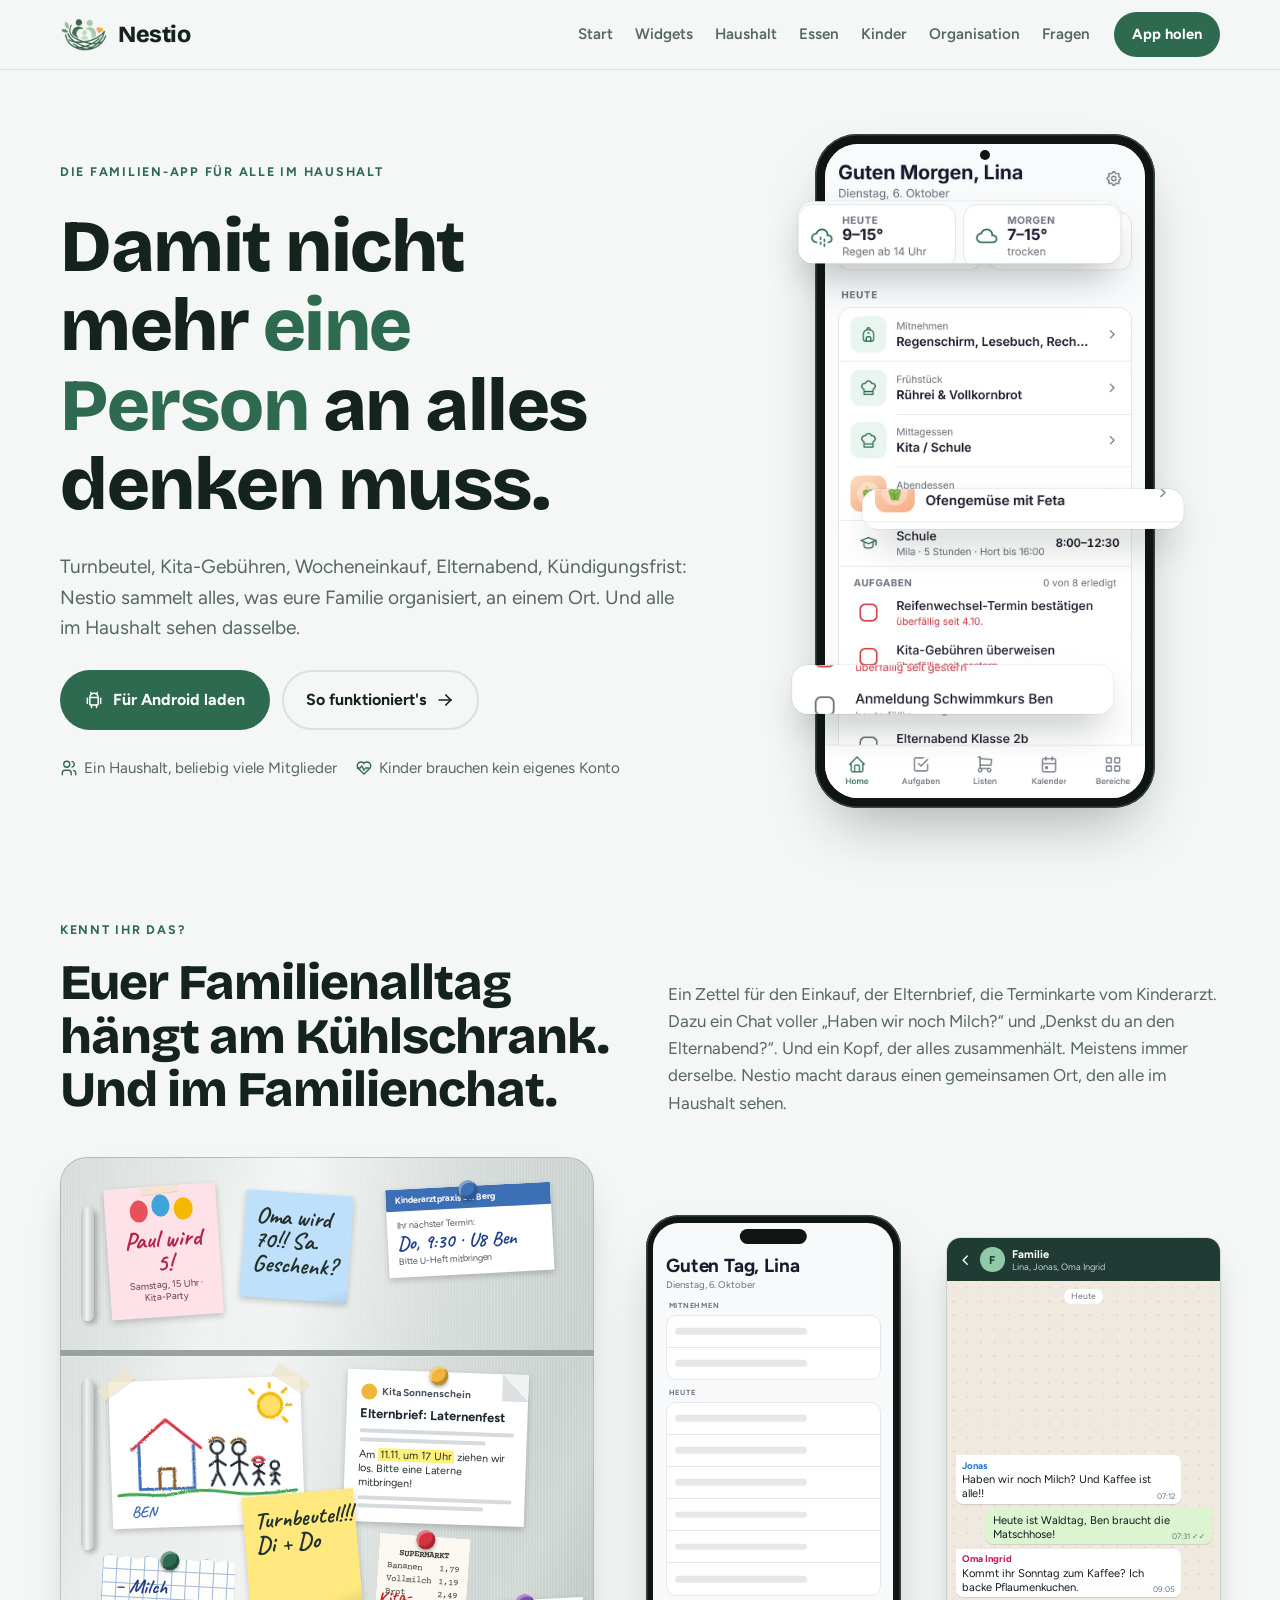
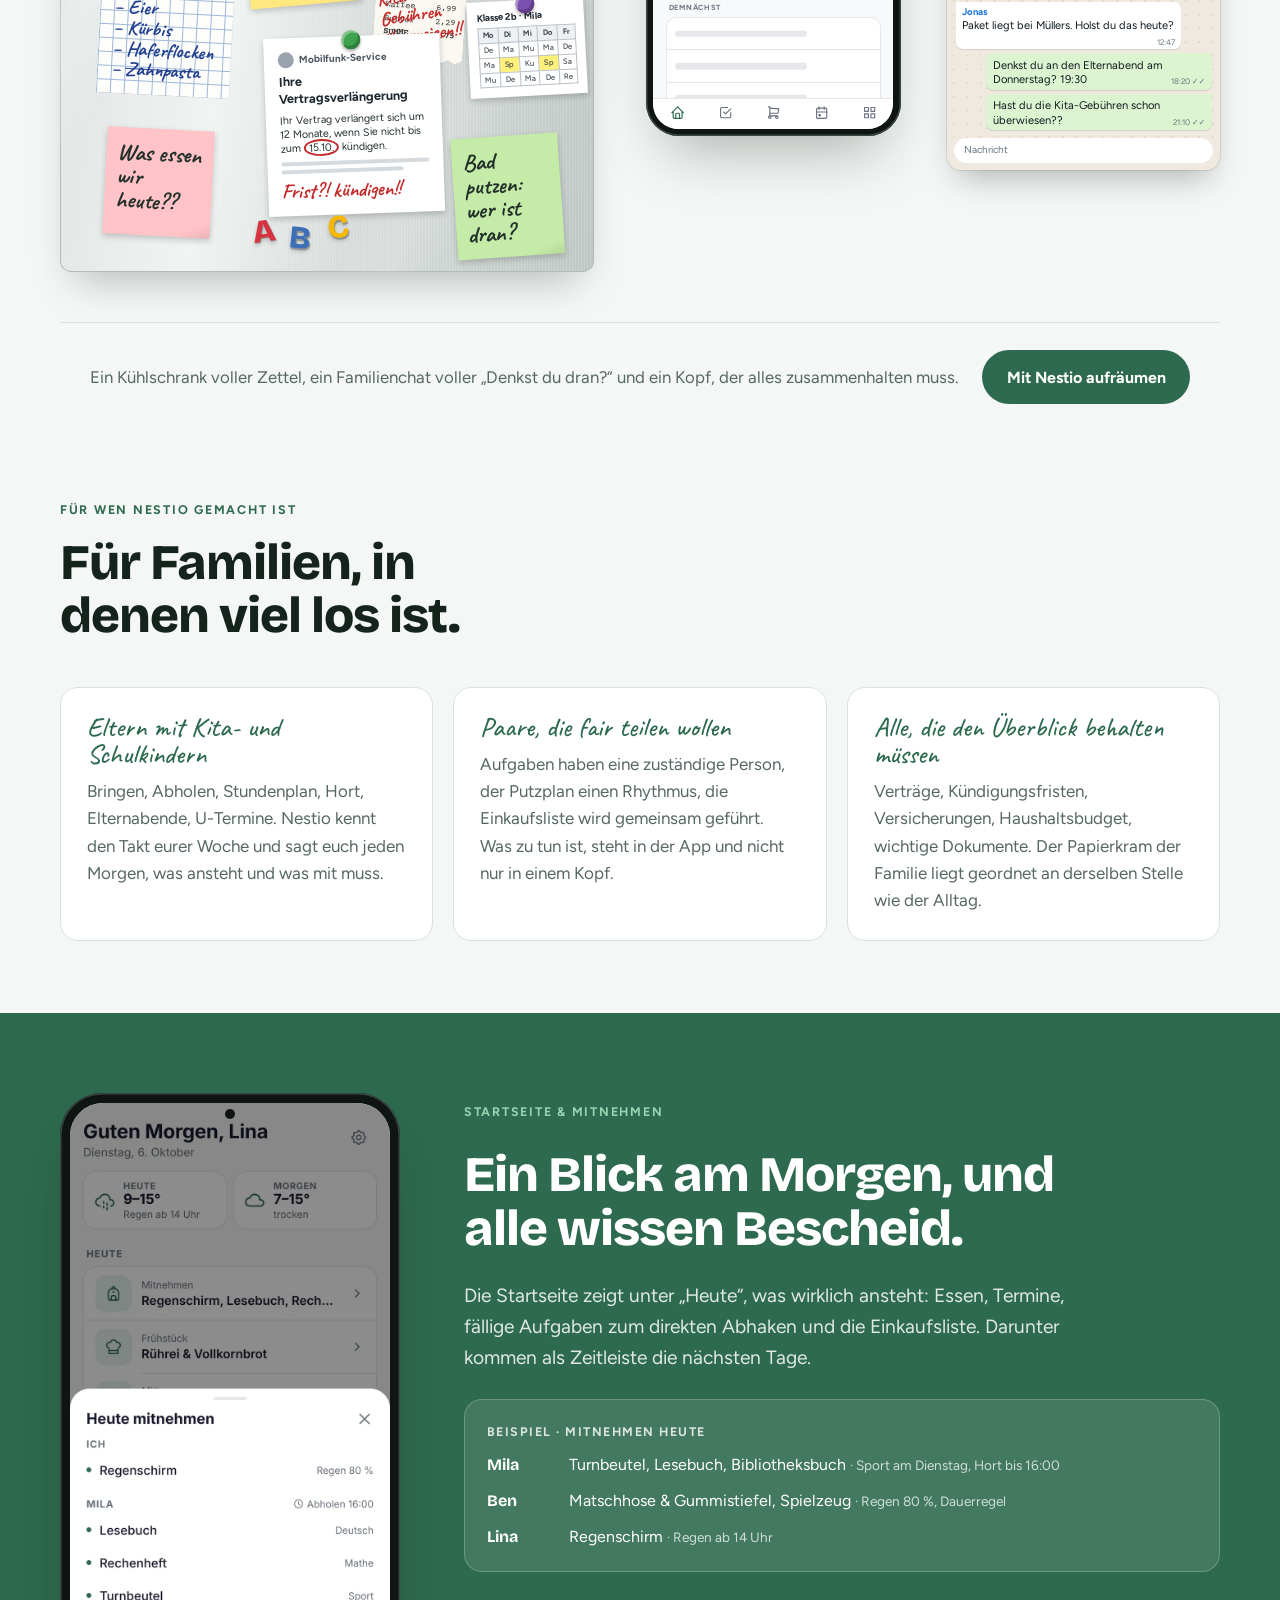
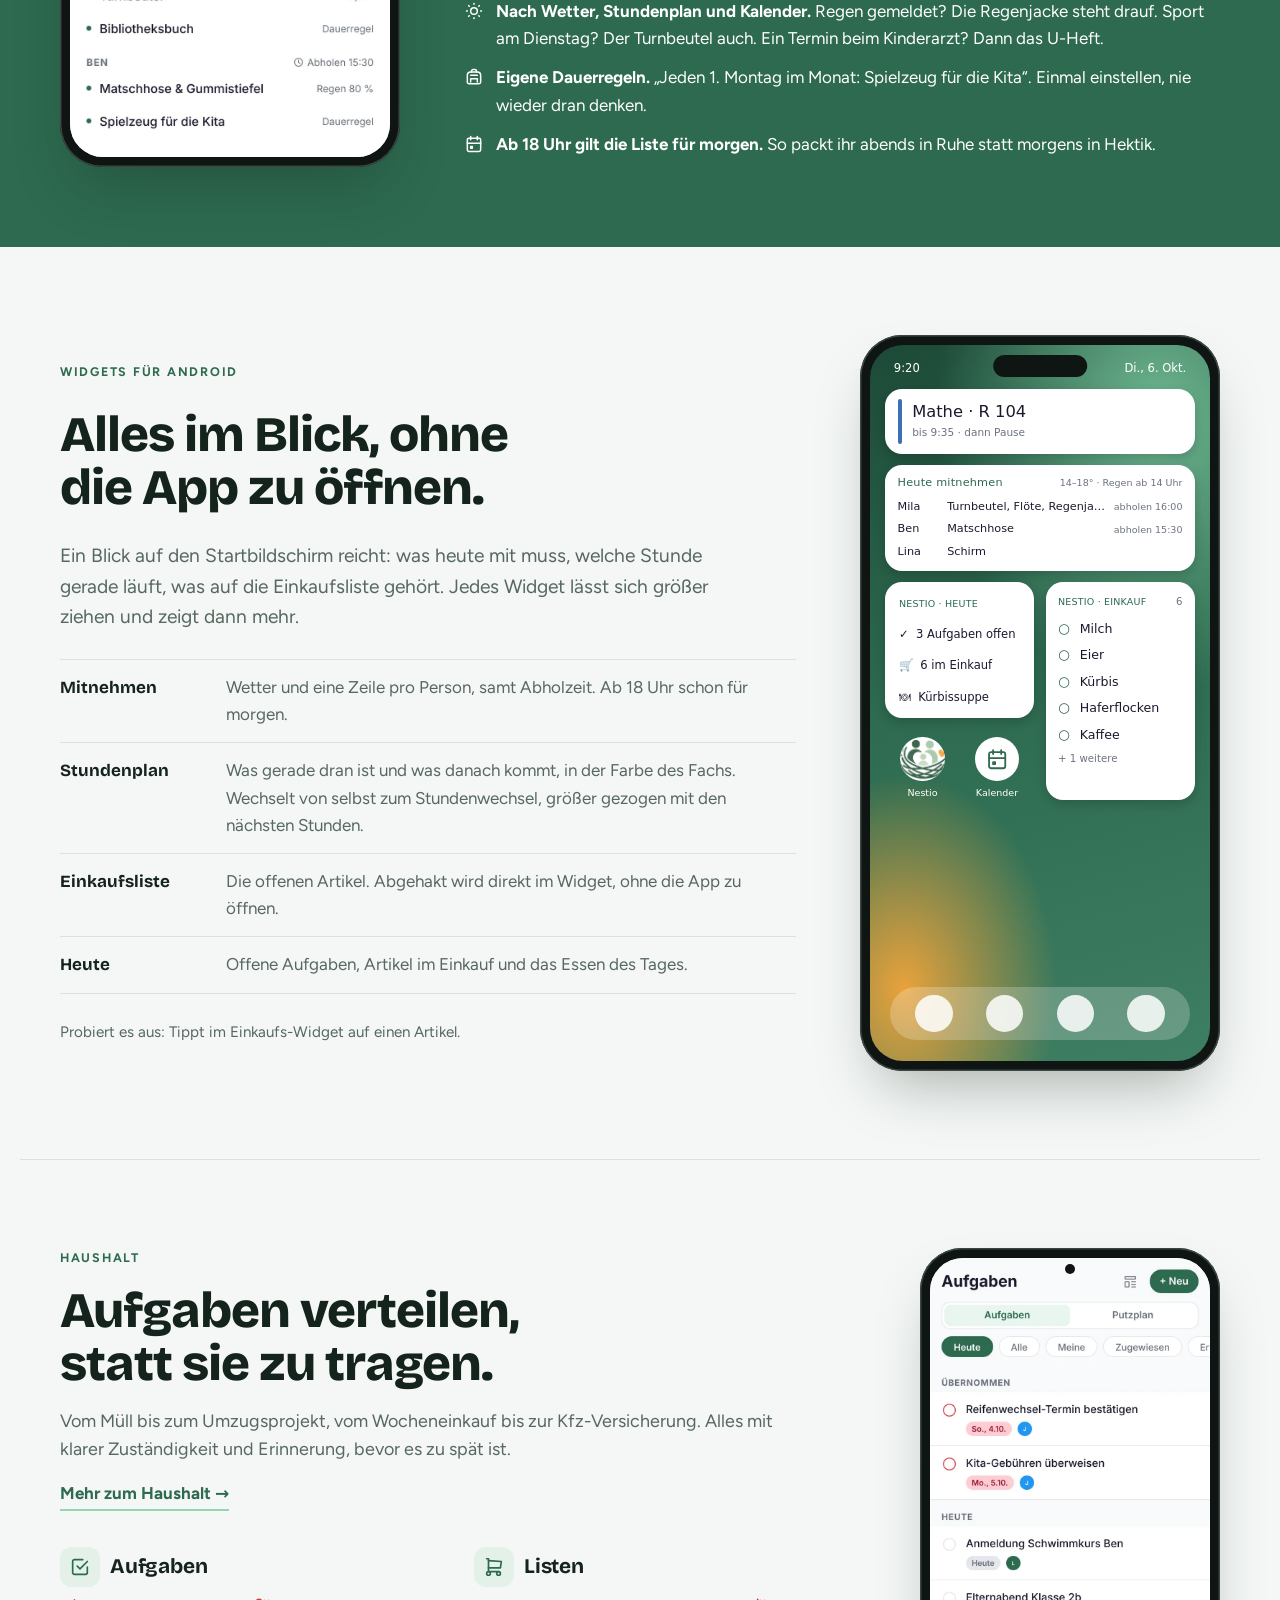
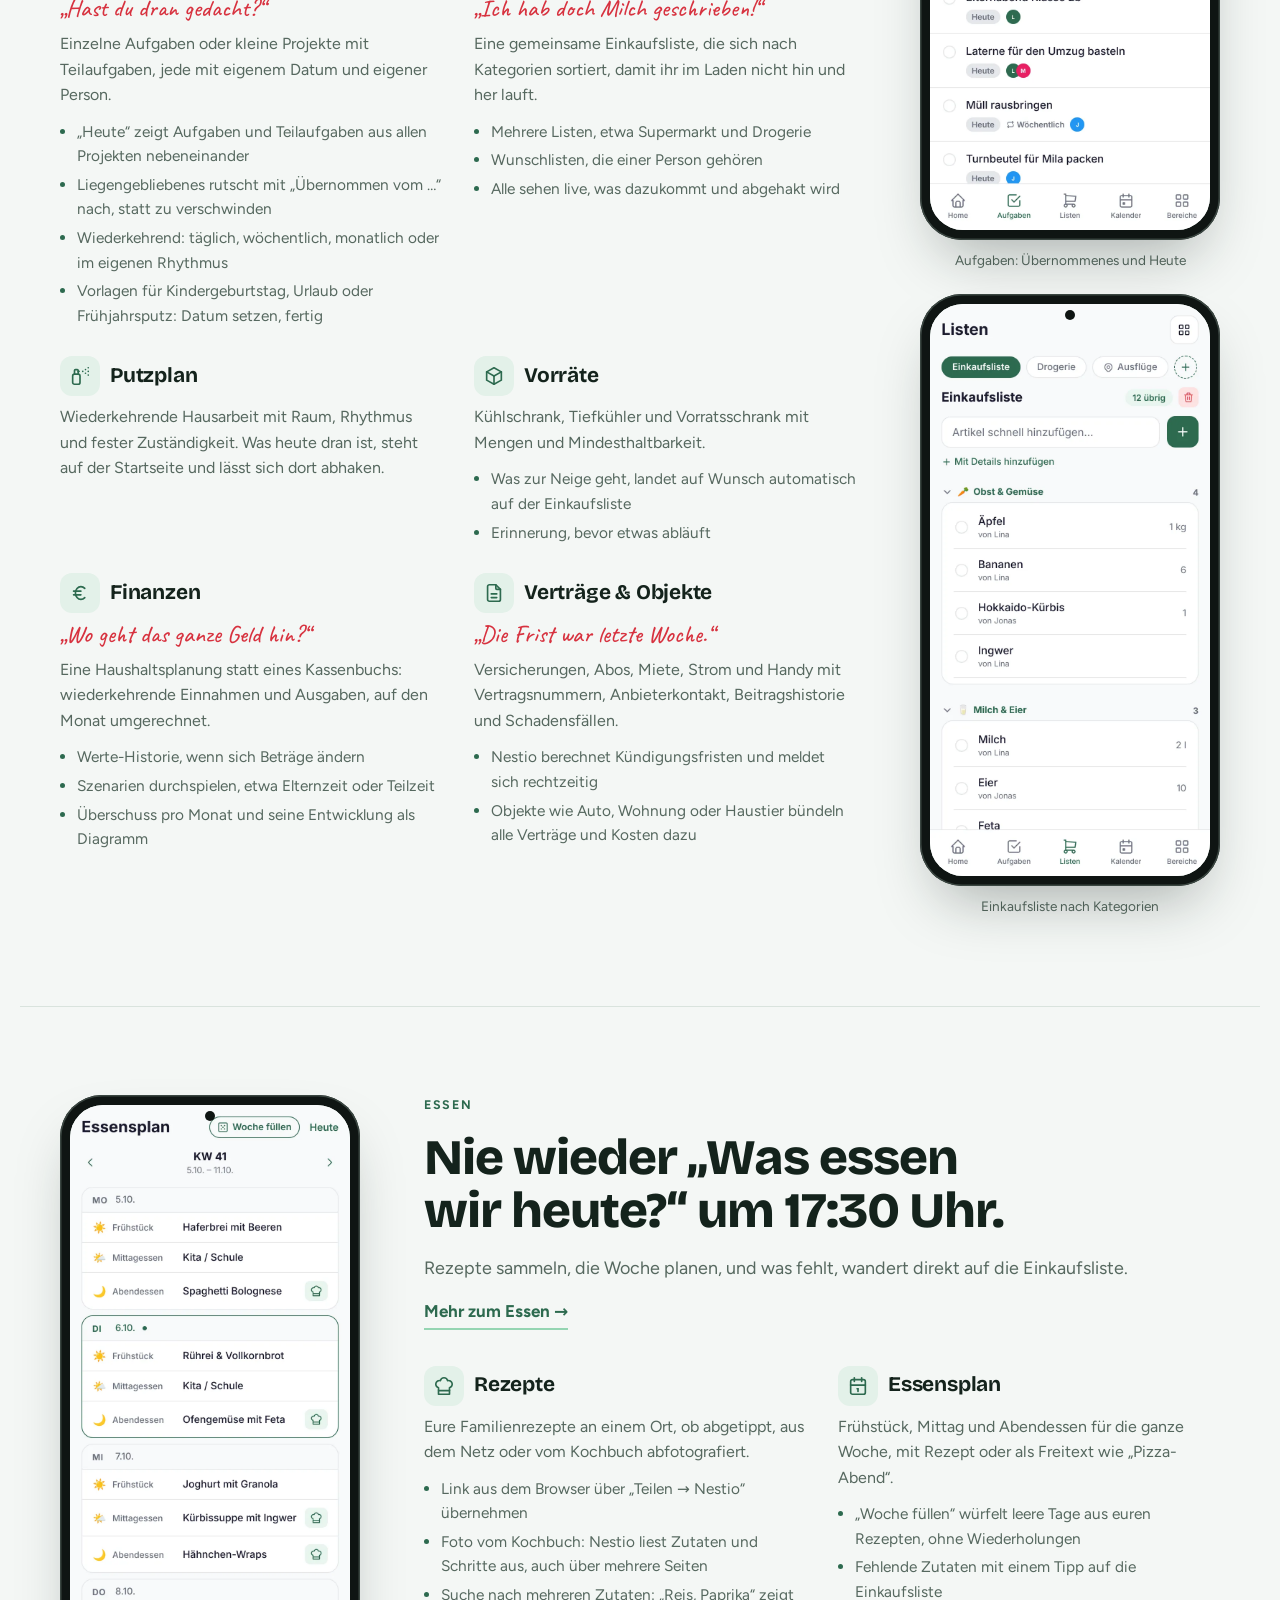
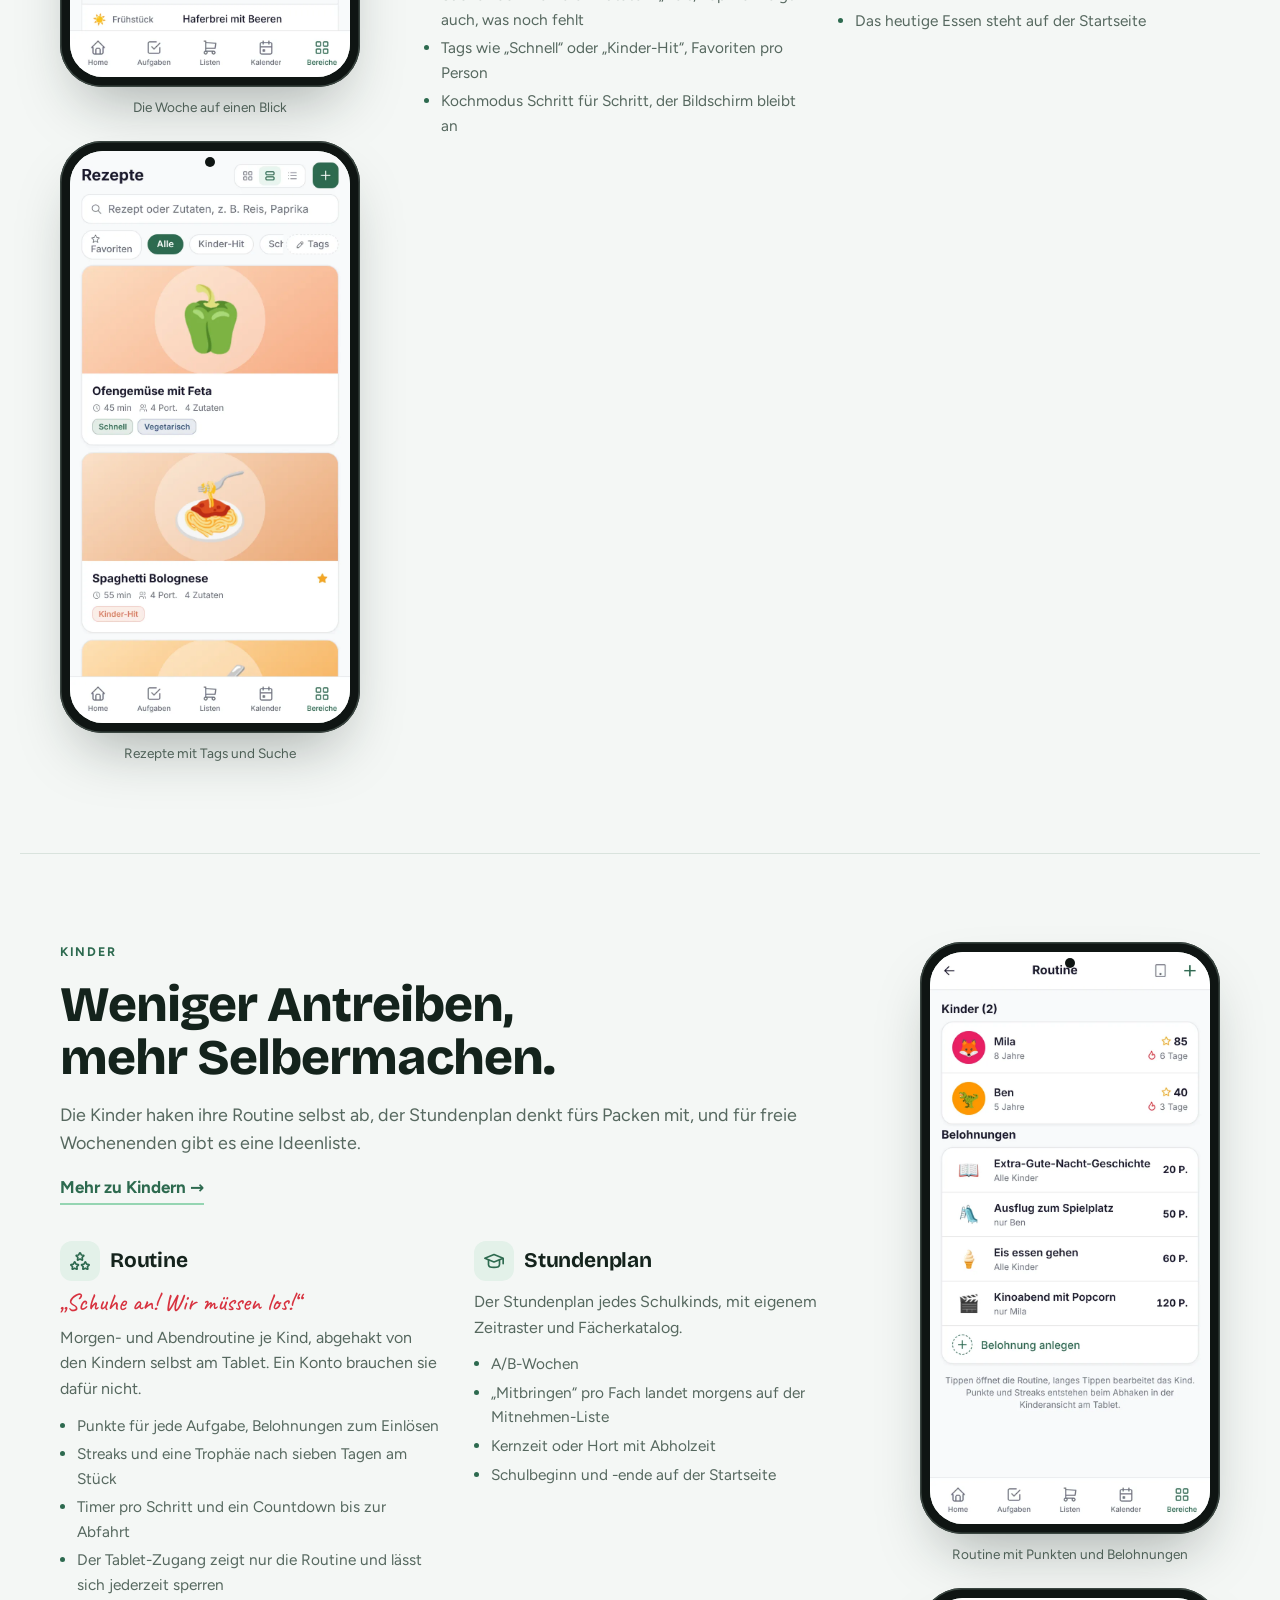
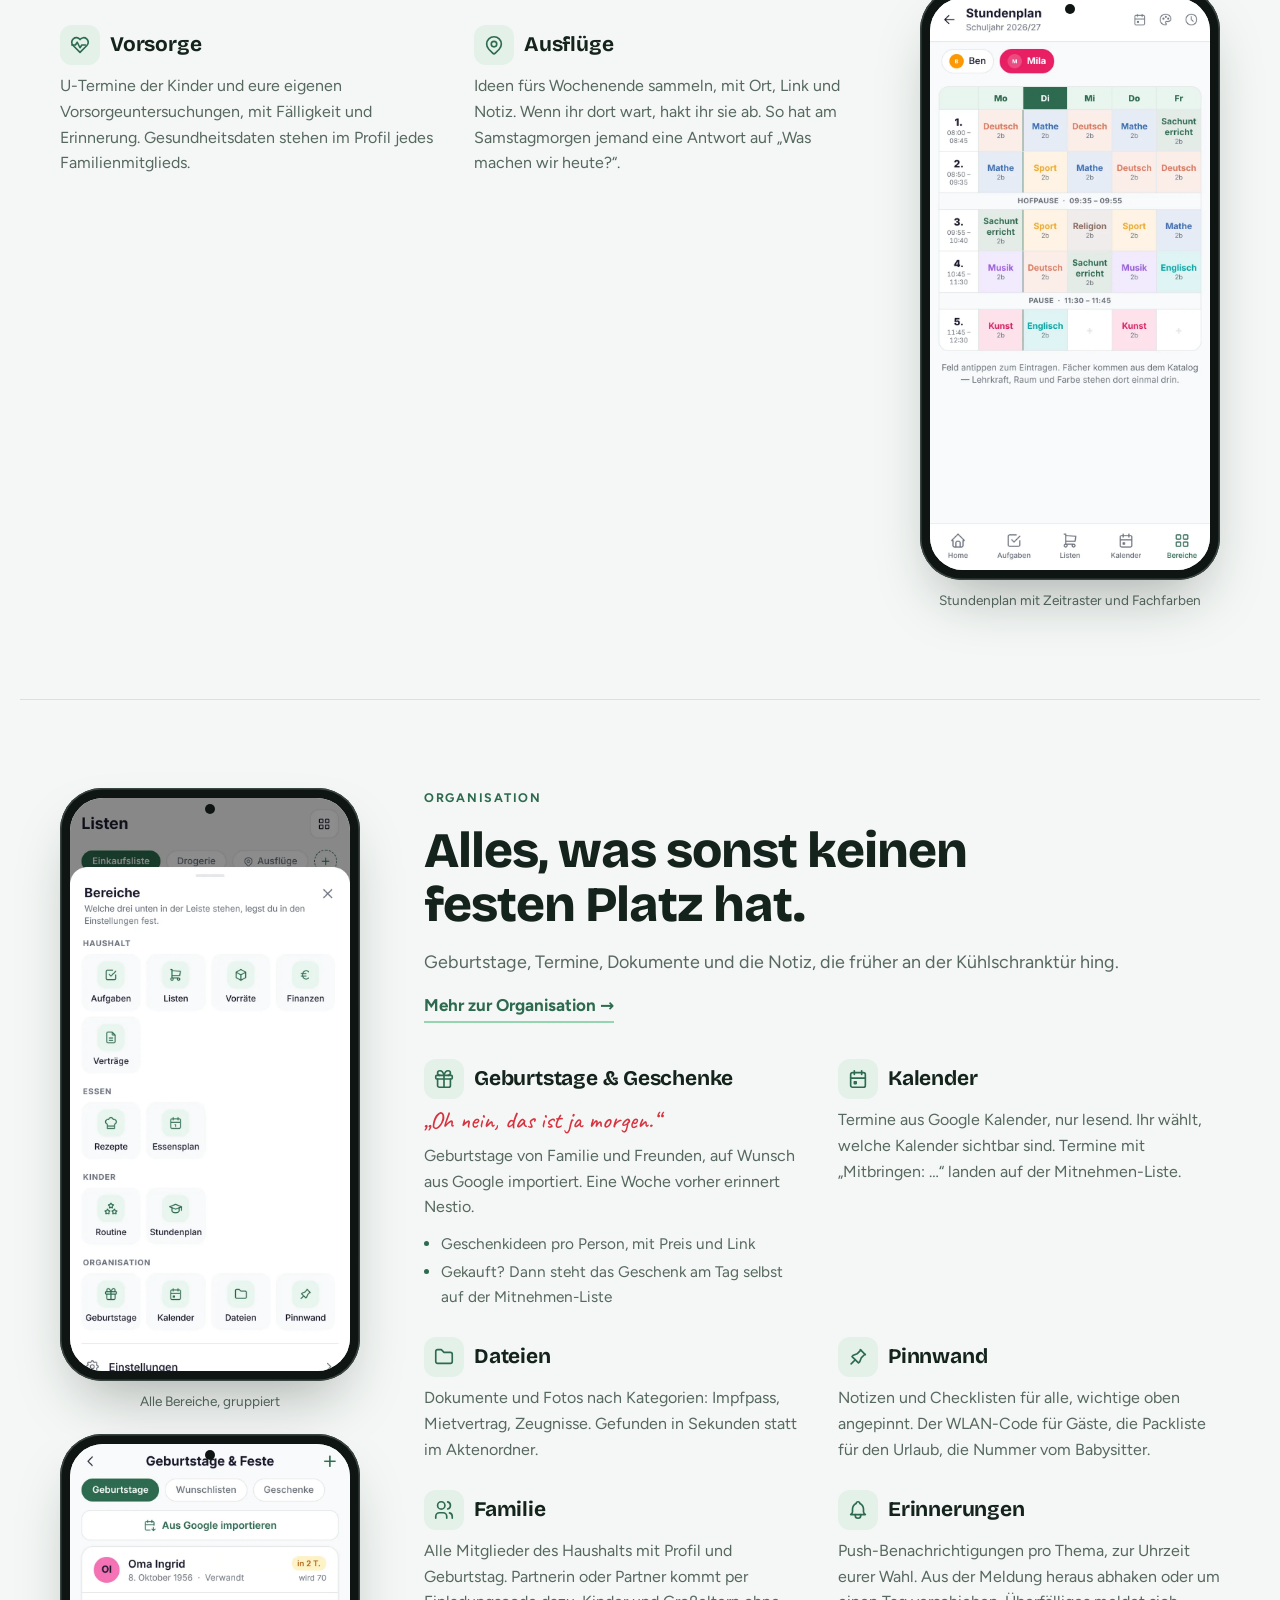
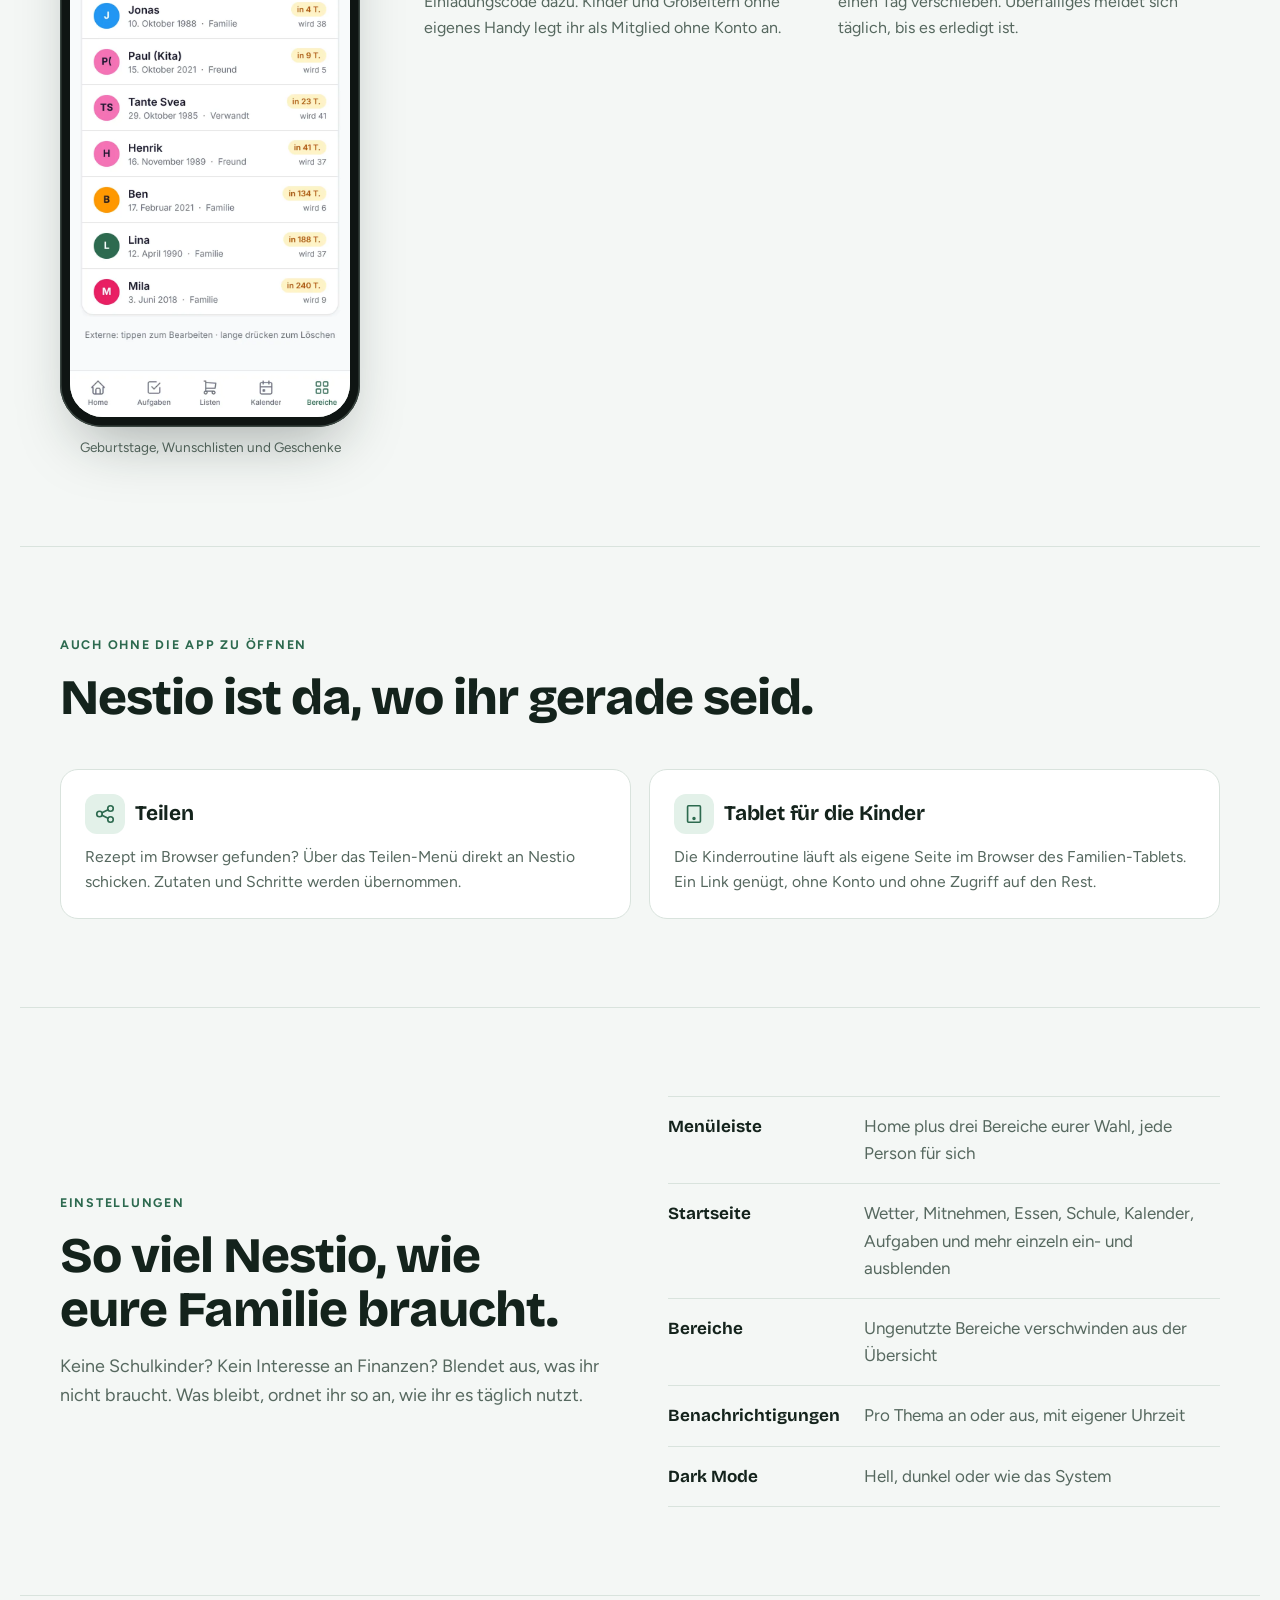
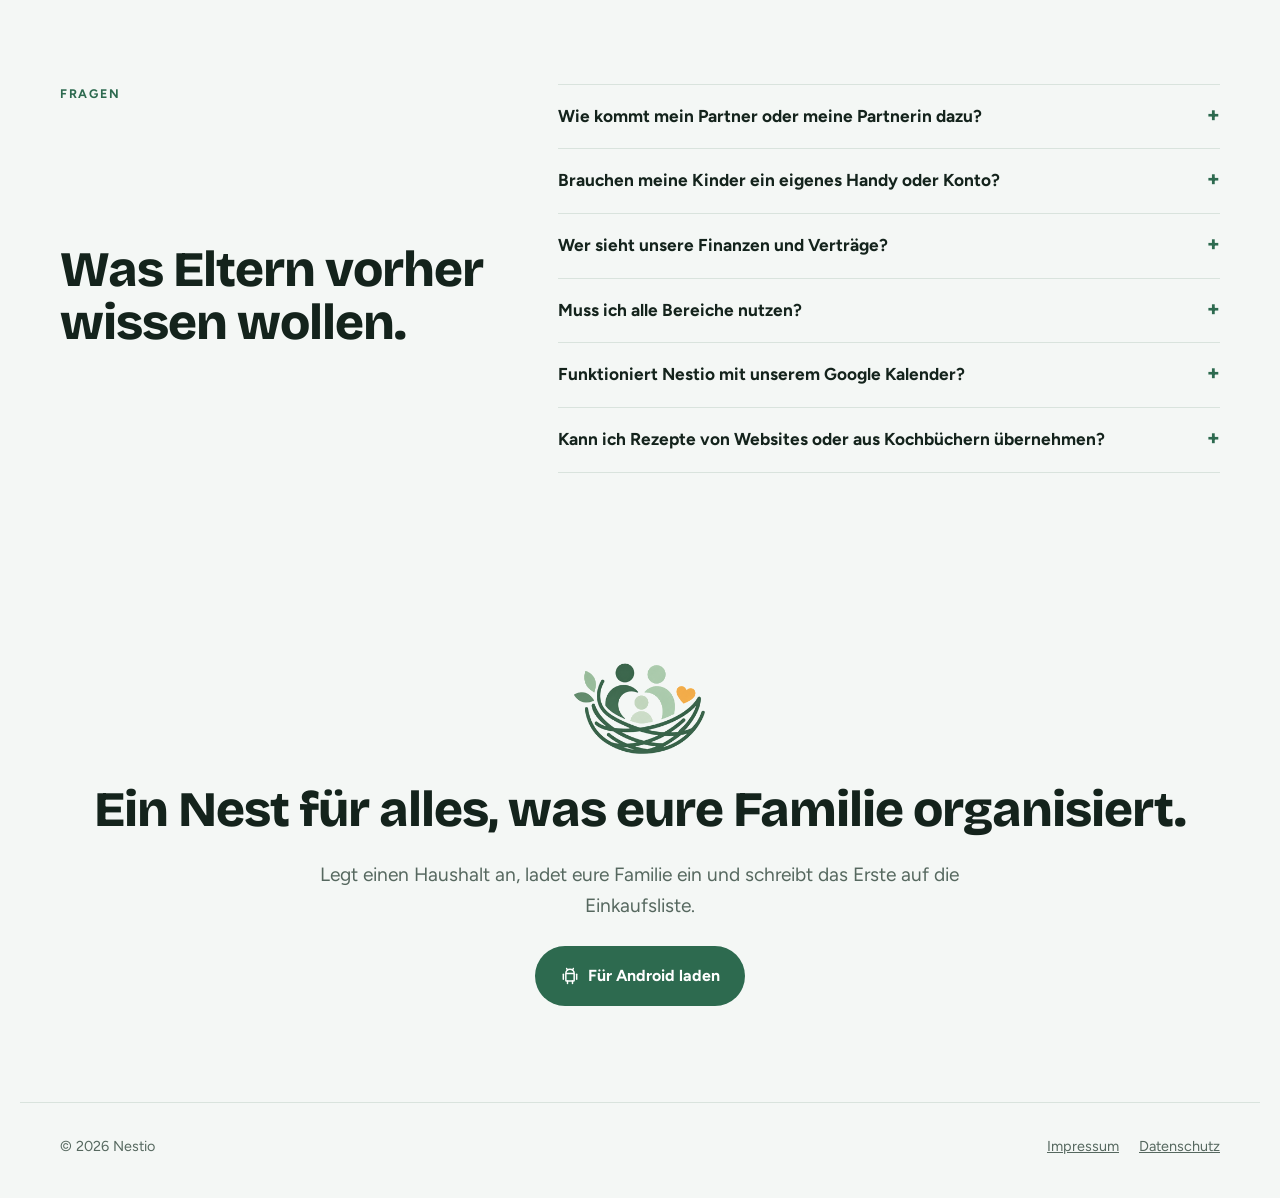
<file: docs/index.html>
<!doctype html>
<html lang="de">
<head>
<meta charset="utf-8">
<meta name="viewport" content="width=device-width, initial-scale=1, viewport-fit=cover">
<title>Nestio</title>
<meta name="description" content="Nestio ist die Familien-App für Eltern mit Kita- und Schulkindern: Aufgaben, Einkauf, Essensplan, Stundenplan, Kinderroutine, Verträge und Finanzen an einem Ort, für alle im Haushalt.">
<link rel="icon" href="assets/logo.png">
<link rel="stylesheet" href="assets/fonts.css">
<style>
/* Layout: ein voller Kühlschrank voller Zettel wird zu einem Nest. Asymmetrische Kapitel,
   gruppiert wie die „Bereiche" in der App; Screenshots stehen als Handyrahmen daneben. */
:root {
  --bg:        #F4F7F5;
  --surface:   #FFFFFF;
  --ink:       #14231C;
  --muted:     #56685F;
  --line:      #D9E3DD;
  --green:     #2D6A4F;
  --green-ink: #FFFFFF;
  --sage:      #95D5B2;
  --pale:      #E3F1E9;
  --amber:     #E9A23B;
  --danger:    #D7323F;
  --steel-1:   #D6DCDA;
  --steel-2:   #F0F3F2;
  --steel-3:   #BFC7C4;
  --steel-line: rgb(255 255 255 / .14);
  --steel-edge: #B3BBB8;
  --gasket:    #98A29F;
  /* Familienchat */
  --chat-head: #1F3B33; --chat-bg: #EFE9E0; --chat-in: #FFFFFF; --chat-out: #DCF5D0;
  --chat-text: #111B21; --chat-muted: #667781; --chat-dots: rgb(120 100 70 / .12);
  /* Nestio-App (lib/theme.tsx) */
  --app-bg: #F8F9FA; --app-surface: #FFFFFF; --app-text: #1A1A2E; --app-muted: #6B7280;
  --app-green: #2D6A4F; --app-pale: #E8F5EE; --app-border: #E5E7EB; --app-danger: #E63946;
  /* Zettel sind Papier, in beiden Themes gleich */
  --note-ink:  #23302A;

  --f-display: "Bricolage Grotesque", "Avenir Next", "Segoe UI", system-ui, sans-serif;
  --f-body:    "Figtree", "Segoe UI", system-ui, -apple-system, sans-serif;
  --f-hand:    "Caveat", "Bradley Hand", "Segoe Print", cursive;

  --wrap: 1160px;
  --r: 18px;
}
@media (prefers-color-scheme: dark) {
  :root:not([data-theme="light"]) {
    --bg: #0D1311; --surface: #161E1A; --ink: #ECF2EE; --muted: #A2B3AA; --line: #26332D;
    --green: #5CBF90; --green-ink: #0D1311; --sage: #4E8F6E; --pale: #17271F; --amber: #F2B043;
    --danger: #F26D6D; --steel-1: #3A4140; --steel-2: #535B5A; --steel-3: #2B302F; --steel-line: rgb(255 255 255 / .03); --steel-edge: #5C6563; --gasket: #161A19;
    --app-bg: #0E1116; --app-surface: #1B1F26; --app-text: #F4F5F7; --app-muted: #A7AEBC; --app-green: #4FB286; --app-pale: #16241D; --app-border: #2C323B; --app-danger: #F26D6D;
    --chat-head: #1F2C33; --chat-bg: #0B141A; --chat-in: #202C33; --chat-out: #144D37; --chat-text: #E9EDEF; --chat-muted: #8696A0; --chat-dots: rgb(255 255 255 / .04);
   
    color-scheme: dark;
  }
}
:root[data-theme="dark"] {
  --bg: #0D1311; --surface: #161E1A; --ink: #ECF2EE; --muted: #A2B3AA; --line: #26332D;
  --green: #5CBF90; --green-ink: #0D1311; --sage: #4E8F6E; --pale: #17271F; --amber: #F2B043;
  --danger: #F26D6D; --steel-1: #3A4140; --steel-2: #535B5A; --steel-3: #2B302F; --steel-line: rgb(255 255 255 / .03); --steel-edge: #5C6563; --gasket: #161A19;
    --app-bg: #0E1116; --app-surface: #1B1F26; --app-text: #F4F5F7; --app-muted: #A7AEBC; --app-green: #4FB286; --app-pale: #16241D; --app-border: #2C323B; --app-danger: #F26D6D;
    --chat-head: #1F2C33; --chat-bg: #0B141A; --chat-in: #202C33; --chat-out: #144D37; --chat-text: #E9EDEF; --chat-muted: #8696A0; --chat-dots: rgb(255 255 255 / .04);
   
  color-scheme: dark;
}

* { box-sizing: border-box; }
[hidden] { display: none !important; }
html { scroll-behavior: smooth; }
@media (prefers-reduced-motion: reduce) { html { scroll-behavior: auto; } }
body {
  margin: 0; background: var(--bg); color: var(--ink);
  font-family: var(--f-body); font-size: 17px; line-height: 1.6;
  padding-inline: 20px; overflow-x: hidden;
}
img { max-width: 100%; display: block; }
a { color: inherit; }
:focus-visible { outline: 3px solid var(--amber); outline-offset: 3px; border-radius: 6px; }

.wrap { max-width: var(--wrap); margin-inline: auto; }
h1, h2, h3 { font-family: var(--f-display); line-height: 1.08; text-wrap: balance; margin: 0; letter-spacing: -0.02em; }
h1 { font-size: clamp(2.5rem, 6vw, 4.6rem); font-weight: 800; }
h2 { font-size: clamp(2rem, 4.2vw, 3.1rem); font-weight: 800; }
h3 { font-size: 1.3rem; font-weight: 700; letter-spacing: -0.01em; }
p  { margin: 0; }
.lede { font-size: 1.2rem; color: var(--muted); max-width: 34em; }
.eyebrow {
  font-size: .78rem; font-weight: 700; letter-spacing: .14em; text-transform: uppercase;
  color: var(--green);
}

/* ── Buttons ───────────────────────────────────────────── */
.btn {
  display: inline-flex; align-items: center; gap: .55em; text-decoration: none;
  font-weight: 700; font-size: 1rem; padding: .95em 1.4em; border-radius: 999px;
  border: 2px solid transparent; cursor: pointer; font-family: var(--f-body);
  transition: transform .15s ease, background-color .15s ease;
}
.btn:hover { transform: translateY(-1px); }
.btn-primary { background: var(--green); color: var(--green-ink); }
.btn-ghost { border-color: var(--line); color: var(--ink); background: transparent; }
.btn svg { width: 20px; height: 20px; flex: none; }

/* ── Nav ───────────────────────────────────────────────── */
.nav {
  position: sticky; top: env(safe-area-inset-top, 0px); z-index: 20;
  margin-inline: -20px; padding: 12px 20px;
  background: color-mix(in srgb, var(--bg) 88%, transparent);
  backdrop-filter: blur(10px); border-bottom: 1px solid var(--line);
}
.nav .wrap { display: flex; align-items: center; gap: 24px; }
.brand { display: flex; align-items: center; gap: 10px; text-decoration: none; font-family: var(--f-display); font-weight: 800; font-size: 1.45rem; letter-spacing: -0.02em; }
.brand img { width: 48px; height: auto; }
.nav-links { display: flex; gap: 22px; margin-left: auto; font-weight: 600; font-size: .95rem; }
.nav-links a { text-decoration: none; color: var(--muted); }
.nav-links a:hover { color: var(--ink); }
.nav .btn { padding: .6em 1.1em; font-size: .92rem; }
/* Gemeinsame Navigation (Hauptseite und Themenseiten): auf dem Handy als Menü-Knopf */
.nav-links a[aria-current="page"] { color: var(--ink); box-shadow: inset 0 -2px 0 var(--green); }
.menu { display: none; position: relative; margin-left: auto; }
.menu summary { list-style: none; cursor: pointer; display: grid; place-items: center; width: 44px; height: 44px; border-radius: 12px; border: 1px solid var(--line); background: var(--surface); }
.menu summary::-webkit-details-marker { display: none; }
.menu summary svg { width: 22px; height: 22px; }
.menu-panel { position: absolute; right: 0; top: calc(100% + 10px); z-index: 30; min-width: 230px; display: grid; padding: 8px; border-radius: 16px; background: var(--surface); border: 1px solid var(--line); box-shadow: 0 18px 40px -12px rgb(0 0 0 / .3); }
.menu-panel a { text-decoration: none; font-weight: 600; padding: 10px 12px; border-radius: 10px; }
.menu-panel a:hover, .menu-panel a[aria-current="page"] { background: var(--pale); }
@media (max-width: 900px) { .nav-links { display: none; } .menu { display: block; } .nav .btn { margin-left: 0; } }

/* ── Hero ──────────────────────────────────────────────── */
.hero { padding-block: 64px 40px; }
.hero .wrap { display: grid; grid-template-columns: 1.15fr .85fr; gap: 56px; align-items: center; }
.hero-copy { display: grid; gap: 26px; min-width: 0; }
.hero h1 em { font-style: normal; color: var(--green); }
.cta-row { display: flex; flex-wrap: wrap; gap: 12px; align-items: center; }
.hero-meta { display: flex; flex-wrap: wrap; gap: 8px 18px; color: var(--muted); font-size: .95rem; }
.hero-meta span { display: inline-flex; align-items: center; gap: 6px; }
.hero-meta svg { width: 18px; height: 18px; color: var(--green); }
.hero-visual { position: relative; justify-self: center; width: min(340px, 100%); }
@media (max-width: 900px) {
  .hero .wrap { grid-template-columns: 1fr; gap: 48px; }
}

/* Pop-outs: Ausschnitte des Startseiten-Screenshots lösen sich passgenau aus dem Bild
   und schweben vergrößert über den Rand. --x/--y/--w/--h in % des Bildschirms. */
.pops { position: absolute; inset: 10px; pointer-events: none; z-index: 2; }
.pop {
  position: absolute; left: calc(var(--x) * 1%); top: calc(var(--y) * 1%);
  width: calc(var(--w) * 1%); height: calc(var(--h) * 1%); overflow: hidden;
  border-radius: 14px; background: #F8F9FA;
  box-shadow: 0 18px 36px -10px rgb(20 35 28 / .35), 0 0 0 1px rgb(20 35 28 / .06);
  transform: translate(var(--dx), var(--dy)) scale(1.1);
  animation: popout .9s cubic-bezier(.2,.8,.25,1.2) var(--d, .5s) backwards;
}
.pop img { position: absolute; max-width: none; width: calc(100% * 100 / var(--w)); height: auto; left: calc(-100% * var(--x) / var(--w)); top: calc(-100% * var(--y) / var(--h)); }
@keyframes popout { from { transform: none; box-shadow: 0 0 0 0 transparent; } }
@media (max-width: 600px) { .pop { transform: translate(calc(var(--dx) * .35), var(--dy)) scale(1.05); } }
@media (prefers-reduced-motion: reduce) { .pop { animation: none; } }
/* ── Handy mit Screenshot-Platzhalter ──────────────────── */
.phone {
  position: relative; width: 100%; max-width: 100%; aspect-ratio: 390 / 797;
  border-radius: 42px; padding: 10px; background: #0F1513;
  box-shadow: 0 30px 60px -20px rgb(20 35 28 / .35), inset 0 0 0 1.5px #3A4641;
}
.phone .screen {
  width: 100%; height: 100%; border-radius: 33px; overflow: hidden; position: relative;
  background: var(--pale); display: grid; place-items: center; text-align: center;
}
.phone .screen img { width: 100%; height: 100%; object-fit: cover; object-position: top; }
.shot-ph { display: grid; gap: 8px; padding: 24px; justify-items: center; color: var(--green); }
.shot-ph svg { width: 34px; height: 34px; opacity: .8; }
.shot-ph strong { font-family: var(--f-display); font-size: 1.15rem; color: var(--ink); }
.shot-ph small { font-size: .78rem; color: var(--muted); letter-spacing: .04em; }
/* Mit Screenshot: Bildschirm exakt im Bildformat (390 × 797), damit nichts beschnitten wird
   und die Pop-outs im Hero passgenau sitzen. */
.phone[data-shot]:has(img) { aspect-ratio: auto; }
.phone[data-shot]:has(img) .screen { height: auto; aspect-ratio: 390 / 797; }
.phone[data-shot]:has(img)::before { width: 10px; height: 10px; top: 16px; }
.phone::before { /* Kamera-Notch */
  content: ""; position: absolute; top: 20px; left: 50%; translate: -50% 0; z-index: 1;
  width: 26%; height: 22px; background: #0F1513; border-radius: 99px;
}

/* ── Problem: der Kühlschrank ───────────────────────────── */
/* Bühne = Container; alle Maße hängen an ihrer Breite (cqw), damit Zettel und Handy
   auf jeder Bildschirmbreite gleich zueinander stehen. --fu = 1 % Kühlschrankbreite,
   --pu = 1 % Handybreite. Bewusst ohne z-index am Kühlschrank: fliegende Zettel
   müssen über das Handy kommen. */
.problem { padding-block: 72px 56px; }
.problem-head { display: grid; grid-template-columns: 1fr 1fr; gap: 20px 56px; align-items: end; margin-bottom: 40px; }
.problem-head .sec-titles { display: grid; gap: 16px; }
.problem-head p { color: var(--muted); max-width: 34em; }
@media (max-width: 860px) { .problem-head { grid-template-columns: 1fr; } }

.stage {
  container-type: inline-size; position: relative; width: min(1160px, 100%); margin-inline: auto;
  aspect-ratio: 100 / 66;
  --fw: 46; --pw: 22; --cw: 23.5;
  --fu: calc(var(--fw) * 1cqw / 100);
  --pu: calc(var(--pw) * 1cqw / 100);
}
.fridge {
  position: absolute; left: 0; top: 0; width: calc(var(--fw) * 1cqw); aspect-ratio: 100 / 134;
  border-radius: calc(5 * var(--fu)) calc(5 * var(--fu)) calc(2 * var(--fu)) calc(2 * var(--fu));
  background:
    repeating-linear-gradient(90deg, transparent 0 2px, var(--steel-line) 2px 3px),
    linear-gradient(100deg, var(--steel-1) 0%, var(--steel-2) 38%, var(--steel-1) 62%, var(--steel-3) 100%);
  box-shadow: inset 0 0 0 1px var(--steel-edge), 0 calc(4 * var(--fu)) calc(8 * var(--fu)) calc(-3 * var(--fu)) rgb(0 0 0 / .28);
}
.fridge::before { /* Lichtreflex */
  content: ""; position: absolute; inset: 0; border-radius: inherit; pointer-events: none;
  background: linear-gradient(115deg, transparent 18%, rgb(255 255 255 / .28) 26%, transparent 34%, transparent 70%, rgb(255 255 255 / .14) 76%, transparent 82%);
}
.fridge::after { /* Fuge zwischen Gefrier- und Kühlfach */
  content: ""; position: absolute; left: 0; right: 0; top: 27%; height: calc(1.1 * var(--fu));
  background: var(--gasket); box-shadow: 0 1px 0 rgb(255 255 255 / .25);
}
.handle {
  position: absolute; left: calc(4 * var(--fu)); width: calc(2.4 * var(--fu)); border-radius: 99px;
  background: linear-gradient(90deg, var(--steel-3), var(--steel-2) 45%, var(--steel-3));
  box-shadow: calc(.6 * var(--fu)) calc(.6 * var(--fu)) calc(1 * var(--fu)) rgb(0 0 0 / .25);
}
.handle.h1 { top: 7%; height: 16%; } .handle.h2 { top: 31%; height: 24%; }
.floor { position: absolute; left: 0; right: 0; bottom: 0; height: 1px; background: var(--line); }

/* Zettel */
.note {
  position: absolute; left: calc(var(--x) * 1%); top: calc(var(--y) * 1%);
  width: calc(var(--w) * var(--fu)); color: var(--note-ink);
  --rot: var(--r, 0deg); transform: rotate(var(--rot)); transform-origin: 50% 0;
  box-shadow: 0 calc(.5 * var(--fu)) calc(1.2 * var(--fu)) rgb(0 0 0 / .2);
  font-size: calc(2 * var(--fu)); line-height: 1.3;
}
.note.flying { z-index: 10; }
.note.gone, .msg.gone { visibility: hidden; }
.hand { font-family: var(--f-hand); font-weight: 700; line-height: 1.05; }
.ink-blue { color: #22408F; } .ink-red { color: #C42A2A; }

.postit { aspect-ratio: 1; padding: calc(2.4 * var(--fu)) calc(2 * var(--fu)); font-family: var(--f-hand); font-weight: 700; font-size: calc(4.4 * var(--fu)); line-height: 1.02; }
.postit::after { content: ""; position: absolute; right: 0; bottom: 0; width: 30%; height: 18%; background: linear-gradient(160deg, transparent 50%, rgb(0 0 0 / .08)); }
.postit.y { background: #FFE97F; } .postit.p { background: #FFC3C8; } .postit.g { background: #C5EBA8; } .postit.b { background: #BFE0FA; }

.karo {
  background-color: #FDFDFB; padding: calc(4 * var(--fu)) calc(2.6 * var(--fu)) calc(2.6 * var(--fu));
  background-image: linear-gradient(#9DB7D9 1px, transparent 1px), linear-gradient(90deg, #9DB7D9 1px, transparent 1px);
  background-size: calc(2.6 * var(--fu)) calc(2.6 * var(--fu));
  clip-path: polygon(0 3%, 6% 0, 12% 2.5%, 19% .5%, 26% 3%, 33% 0, 41% 2%, 48% .5%, 56% 3%, 63% 1%, 71% 2.5%, 78% 0, 86% 2.5%, 93% .5%, 100% 2.5%, 100% 100%, 0 100%);
  font-size: calc(3.7 * var(--fu));
}
.karo ul { margin: 0; padding: 0; list-style: none; }
.karo li::before { content: "– "; }

.letter { background: #FFFFFF; padding: calc(2.6 * var(--fu)); display: grid; gap: calc(1.2 * var(--fu)); }
.letter .lh { display: flex; align-items: center; gap: calc(1 * var(--fu)); font-weight: 700; font-size: calc(1.9 * var(--fu)); color: #4A5560; }
.letter .dot { width: calc(3 * var(--fu)); height: calc(3 * var(--fu)); border-radius: 50%; background: #F2B53C; flex: none; }
.letter .lt { font-weight: 700; font-size: calc(2.4 * var(--fu)); color: #1E2830; }
.letter .lines { display: grid; gap: calc(.9 * var(--fu)); }
.letter .lines i { display: block; height: calc(.7 * var(--fu)); background: #D5DADE; border-radius: 2px; }
.letter .lines i:nth-child(2n) { width: 82%; }
.letter mark { background: #FFF07A; color: inherit; padding: 0 2px; }
.letter.fold::after { /* Eselsohr */
  content: ""; position: absolute; top: 0; right: 0; width: calc(5 * var(--fu)); height: calc(5 * var(--fu));
  background: linear-gradient(225deg, var(--steel-2) 50%, #DCE0E3 50%);
}
.circled { border: 2px solid #C42A2A; border-radius: 50%; padding: 0 .3em; }

.bon {
  background: #FAF8F1; padding: calc(2.4 * var(--fu)) calc(1.8 * var(--fu)) calc(4 * var(--fu));
  font-family: "Courier Prime", "Courier New", monospace; font-size: calc(1.7 * var(--fu)); color: #3C3C3C; line-height: 1.45;
  clip-path: polygon(0 0, 100% 0, 100% 97%, 92% 100%, 84% 97%, 76% 100%, 68% 97%, 60% 100%, 52% 97%, 44% 100%, 36% 97%, 28% 100%, 20% 97%, 12% 100%, 4% 97%, 0 100%);
}
.bon .row { display: flex; justify-content: space-between; }
.bon .scrawl { position: absolute; left: 6%; top: 38%; width: 92%; transform: rotate(-12deg); font-size: calc(3.6 * var(--fu)); }

.card { background: #FFFFFF; overflow: hidden; }
.card .band { background: #3D6FB6; color: #FFFFFF; font-weight: 700; font-size: calc(1.7 * var(--fu)); padding: calc(1 * var(--fu)) calc(1.8 * var(--fu)); }
.card .cb { padding: calc(1.4 * var(--fu)) calc(1.8 * var(--fu)) calc(1.8 * var(--fu)); font-size: calc(1.7 * var(--fu)); color: #4A5560; }
.card .cb .hand { font-size: calc(3.6 * var(--fu)); display: block; margin-block: calc(.4 * var(--fu)); }

.plan { background: #FFFFFF; padding: calc(1.8 * var(--fu)); }
.plan .ph { font-weight: 700; font-size: calc(1.8 * var(--fu)); color: #1E2830; margin-bottom: calc(.8 * var(--fu)); }
.plan table { border-collapse: collapse; width: 100%; font-size: calc(1.45 * var(--fu)); color: #3C4650; }
.plan td, .plan th { border: 1px solid #B9C1C8; padding: calc(.35 * var(--fu)) calc(.3 * var(--fu)); text-align: center; font-weight: 500; }
.plan th { font-weight: 700; background: #EEF1F3; }
.plan .hl { background: #FFF07A; }

.invite { background: #FFE1E8; padding: calc(2.4 * var(--fu)); text-align: center; overflow: hidden; }
.invite .balloons { display: flex; justify-content: center; gap: calc(.8 * var(--fu)); margin-bottom: calc(1 * var(--fu)); }
.invite .balloons i { width: calc(3.4 * var(--fu)); height: calc(4.2 * var(--fu)); border-radius: 50% 50% 48% 48%; background: #E8505B; }
.invite .balloons i:nth-child(2) { background: #3DA5D9; translate: 0 -20%; } .invite .balloons i:nth-child(3) { background: #F5B700; }
.invite .big { font-family: var(--f-hand); font-weight: 700; font-size: calc(4.6 * var(--fu)); color: #B4234A; line-height: 1; }
.invite small { display: block; font-size: calc(1.8 * var(--fu)); color: #6B3A48; margin-top: calc(.6 * var(--fu)); }

.drawing { background: #FFFFFF; padding: calc(1 * var(--fu)); }
.drawing svg { width: 100%; height: auto; display: block; }
.stay-label { position: absolute; z-index: 5; left: calc(100% + 3 * var(--fu)); top: 34%; width: calc(24 * var(--fu)); transform: rotate(-4deg); font-family: var(--f-hand); font-weight: 700; font-size: calc(3.8 * var(--fu)); line-height: 1.05; color: var(--ink); opacity: 0; transition: opacity .5s; }
.stage.done .stay-label { opacity: 1; }

.tape { position: absolute; width: calc(7 * var(--fu)); height: calc(2.4 * var(--fu)); background: rgb(240 230 200 / .75); box-shadow: 0 1px 1px rgb(0 0 0 / .1); }
.tape.tl { left: calc(-2 * var(--fu)); top: calc(-.8 * var(--fu)); transform: rotate(-35deg); }
.tape.tr { right: calc(-2 * var(--fu)); top: calc(-.8 * var(--fu)); transform: rotate(35deg); }
.tape.tc { left: 50%; top: calc(-1.2 * var(--fu)); translate: -50% 0; transform: rotate(-3deg); }

/* Magnete bleiben an der Tür (JS setzt sie an die Oberkante ihres Zettels) */
.magnet {
  position: absolute; width: calc(3.6 * var(--fu)); height: calc(3.6 * var(--fu)); border-radius: 50%;
  translate: -50% -40%; z-index: 4; background: var(--mc, #D7323F);
  box-shadow: inset calc(-.5 * var(--fu)) calc(-.6 * var(--fu)) 0 rgb(0 0 0 / .22), inset calc(.4 * var(--fu)) calc(.4 * var(--fu)) 0 rgb(255 255 255 / .35), 0 calc(.4 * var(--fu)) calc(.6 * var(--fu)) rgb(0 0 0 / .3);
}
.letter-mag {
  position: absolute; z-index: 4; font-family: var(--f-display); font-weight: 800; font-size: calc(6 * var(--fu)); line-height: 1;
  color: var(--mc); transform: rotate(var(--r, 0deg));
  text-shadow: calc(.25 * var(--fu)) calc(.35 * var(--fu)) 0 rgb(0 0 0 / .25), 0 calc(.6 * var(--fu)) calc(.8 * var(--fu)) rgb(0 0 0 / .2);
}

/* Handy mit Nestio-Startseite (im Stil der App) */
.phone.app {
  position: absolute; z-index: 2; left: 50.5cqw; top: 5cqw; width: calc(var(--pw) * 1cqw);
  border-radius: calc(13 * var(--pu)); padding: calc(3 * var(--pu));
}
.phone.app::before { top: calc(5.5 * var(--pu)); height: calc(6 * var(--pu)); }
.phone.app .screen { display: block; place-items: normal; text-align: left; background: var(--app-bg); border-radius: calc(10 * var(--pu)); padding: 0; color: var(--app-text); font-family: var(--f-body); position: relative; }
.app-hi { font-weight: 800; font-size: calc(7.4 * var(--pu)); line-height: 1.1; font-family: var(--f-body); letter-spacing: -0.01em; }
.app-date { font-size: calc(3.8 * var(--pu)); color: var(--app-muted); margin-bottom: calc(3 * var(--pu)); }
.app-label { font-size: calc(2.9 * var(--pu)); font-weight: 700; letter-spacing: .1em; text-transform: uppercase; color: var(--app-muted); margin: calc(2.6 * var(--pu)) 0 calc(1.2 * var(--pu)) calc(1 * var(--pu)); }
.app-card { background: var(--app-surface); border: 1px solid var(--app-border); border-radius: calc(4 * var(--pu)); overflow: hidden; }
.app-row { position: relative; display: flex; align-items: center; gap: calc(2.6 * var(--pu)); padding: calc(2.1 * var(--pu)) calc(3 * var(--pu)); min-height: calc(9.2 * var(--pu)); border-top: 1px solid var(--app-border); transition: background-color .6s; }
.app-row:first-child { border-top: 0; }
.app-row .ic { width: calc(5.6 * var(--pu)); height: calc(5.6 * var(--pu)); flex: none; border-radius: calc(1.6 * var(--pu)); display: grid; place-items: center; background: var(--app-pale); color: var(--app-green); }
.app-row .ic svg { width: 70%; height: 70%; }
.app-row .ic.box { background: transparent; border: 2px solid var(--app-muted); border-radius: calc(1.4 * var(--pu)); width: calc(4.6 * var(--pu)); height: calc(4.6 * var(--pu)); }
.app-row .ic.box.late { border-color: var(--app-danger); }
.app-row .tx { min-width: 0; display: grid; font-size: calc(3.7 * var(--pu)); line-height: 1.2; }
.app-row .tx b { font-weight: 700; white-space: nowrap; overflow: hidden; text-overflow: ellipsis; }
.app-row .tx small { font-size: calc(3 * var(--pu)); color: var(--app-muted); white-space: nowrap; overflow: hidden; text-overflow: ellipsis; }
.app-row .tx small.late { color: var(--app-danger); }
.app-row .ic, .app-row .tx { transition: opacity .45s, transform .45s; }
.app-row::after { /* Platzhalterbalken, solange die Zeile leer ist */
  content: ""; position: absolute; left: calc(3 * var(--pu)); top: 50%; translate: 0 -50%;
  width: 62%; height: calc(2.6 * var(--pu)); border-radius: 99px; background: var(--app-border); transition: opacity .3s;
}
.app-row:not(.filled) .ic, .app-row:not(.filled) .tx { opacity: 0; transform: translateX(calc(-2 * var(--pu))); }
.app-row.filled::after { opacity: 0; }
.app-row.flash { background: var(--app-pale); }
.app-tabs { position: absolute; left: 0; right: 0; bottom: 0; display: flex; justify-content: space-around; padding: calc(2.4 * var(--pu)) 0 calc(3.4 * var(--pu)); background: var(--app-surface); border-top: 1px solid var(--app-border); color: var(--app-muted); }
.app-tabs svg { width: calc(6 * var(--pu)); height: calc(6 * var(--pu)); }
.app-tabs svg:first-child { color: var(--app-green); }

/* Handy scrollt mit, sobald mehr Zeilen da sind, als auf den Bildschirm passen */
.app-scroll { position: absolute; left: 0; right: 0; top: 0; bottom: calc(12 * var(--pu)); overflow-y: auto; scrollbar-width: none; padding: calc(13 * var(--pu)) calc(5 * var(--pu)) calc(4 * var(--pu)); }
.app-scroll::-webkit-scrollbar { display: none; }
.app-row .n { display: inline-block; transition: transform .3s; }
.app-row.bumped .n { transform: scale(1.4); color: var(--app-green); }

/* Familienchat (allgemeiner Messenger-Look, bewusst ohne Marke). --cu = 1 % Chatbreite.
   Kein overflow: hidden, damit Blasen herausfliegen können. */
.chat {
  position: absolute; z-index: 1; left: 76.5cqw; top: 7cqw; width: calc(var(--cw) * 1cqw); height: calc(var(--cw) * 1.95cqw);
  --cu: calc(var(--cw) * 1cqw / 100);
  display: flex; flex-direction: column; border-radius: calc(5 * var(--cu));
  background: var(--chat-bg); color: var(--chat-text);
  box-shadow: 0 calc(6 * var(--cu)) calc(12 * var(--cu)) calc(-4 * var(--cu)) rgb(0 0 0 / .3), 0 0 0 1px var(--line);
  font-size: calc(4.1 * var(--cu) * var(--cs, 1)); line-height: 1.28;
}
.chat-head { display: flex; align-items: center; gap: calc(2.6 * var(--cu)); padding: calc(3.4 * var(--cu)) calc(3.4 * var(--cu)); background: var(--chat-head); color: #FFFFFF; border-radius: calc(5 * var(--cu)) calc(5 * var(--cu)) 0 0; }
.chat-back { width: calc(6 * var(--cu)); height: calc(6 * var(--cu)); flex: none; }
.chat-av { width: calc(9 * var(--cu)); height: calc(9 * var(--cu)); border-radius: 50%; background: #8FC9A8; color: #12352A; display: grid; place-items: center; font-weight: 800; flex: none; }
.chat-t { display: grid; min-width: 0; line-height: 1.2; }
.chat-t small { opacity: .75; font-size: .82em; white-space: nowrap; overflow: hidden; text-overflow: ellipsis; }
.chat-body {
  flex: 1; display: flex; flex-direction: column; justify-content: safe flex-end; gap: calc(1.6 * var(--cu));
  padding: calc(3 * var(--cu)); position: relative;
  background-image: radial-gradient(var(--chat-dots) 1px, transparent 1.4px); background-size: calc(5 * var(--cu)) calc(5 * var(--cu));
}
.chat-day { align-self: center; font-size: .78em; padding: .2em .8em; border-radius: 99px; background: var(--chat-in); color: var(--chat-muted); margin-bottom: auto; }
.msg {
  position: relative; max-width: 88%; padding: calc(1.6 * var(--cu)) calc(2.4 * var(--cu)) calc(1.2 * var(--cu));
  border-radius: calc(2.6 * var(--cu)); box-shadow: 0 1px 1px rgb(0 0 0 / .12); transform-origin: 50% 0;
}
.msg.msg-in  { align-self: flex-start; background: var(--chat-in);  border-top-left-radius: 0; }
.msg.msg-out { align-self: flex-end;   background: var(--chat-out); border-top-right-radius: 0; }
.msg .from { display: block; font-size: .86em; color: var(--fc); }
.msg .meta { float: right; font-size: .72em; color: var(--chat-muted); margin: .55em 0 -.2em .9em; }
.msg::after { content: ""; display: block; clear: both; }
.msg.flying { z-index: 10; box-shadow: 0 18px 30px rgb(0 0 0 / .28); }
.msg.msg-final { display: none; }
.stage.done .msg.gone { display: none; }
.stage.done .msg.msg-final { display: block; animation: pop .4s ease-out; }
@keyframes pop { from { opacity: 0; transform: translateY(8px) scale(.96); } }
.chat-input { margin: 0 calc(2.4 * var(--cu)) calc(2.4 * var(--cu)); padding: calc(2.2 * var(--cu)) calc(3.6 * var(--cu)); border-radius: 99px; background: var(--chat-in); color: var(--chat-muted); font-size: .9em; }
.note.flying { box-shadow: 0 24px 40px rgb(0 0 0 / .3); }

/* Steuerung unter der Bühne */
.stage-ctrl { display: flex; flex-wrap: wrap; gap: 14px 24px; align-items: center; justify-content: center; margin-top: 28px; text-align: center; }
.stage-ctrl p { color: var(--muted); font-size: 1.05rem; min-width: 0; }
.stage-ctrl .btn[disabled] { opacity: .6; cursor: default; transform: none; }
.stage-ctrl .btns { display: flex; flex-wrap: wrap; gap: 10px; justify-content: center; }
/* Countdown bis zum automatischen Start: der Button füllt sich langsam */
.btn.arming {
  background-image: linear-gradient(color-mix(in srgb, var(--green-ink) 28%, transparent), color-mix(in srgb, var(--green-ink) 28%, transparent));
  background-repeat: no-repeat; background-size: 0% 100%; animation: arm var(--hold, 4s) linear forwards;
}
@keyframes arm { to { background-size: 100% 100%; } }

/* Schmal: Kühlschrank volle Breite und höher, Handy überlappt unten rechts */
@media (max-width: 760px) {
  .stage { aspect-ratio: 100 / 192; --fw: 100; --pw: 50; --cw: 50; }
  .chat { left: 0; top: 120cqw; height: 70cqw; --cs: 1.3; }
  .fridge { left: 0; aspect-ratio: 100 / 150; }
  .fridge::after { top: 24%; }
  .handle.h1 { top: 6%; height: 14%; } .handle.h2 { top: 27%; height: 20%; }
  .phone.app { left: auto; right: -1cqw; top: 70cqw; }
  .note, .letter-mag { left: calc(var(--nx) * 1%); top: calc(var(--ny) * 1%); }
  .note { width: calc(var(--nw) * var(--fu)); --rot: var(--nr, var(--r, 0deg)); }
  .note.wide-only, .letter-mag.wide-only, .msg.wide-only { display: none; }
}
@media (prefers-reduced-motion: reduce) { .app-row, .app-row .ic, .app-row .tx, .stay-label { transition: none; } }

/* ── Abschnitte allgemein ─────────────────────────────── */
section { scroll-margin-top: 80px; }
.sec-head { display: grid; gap: 16px; margin-bottom: 44px; max-width: 760px; }
.sec-head p { color: var(--muted); font-size: 1.12rem; }

/* ── Zielgruppe ───────────────────────────────────────── */
.audience { padding-block: 40px 72px; }
.aud-grid { display: grid; grid-template-columns: repeat(3, minmax(0, 1fr)); gap: 20px; }
@media (max-width: 820px) { .aud-grid { grid-template-columns: 1fr; } }
.aud { padding: 26px; border-radius: var(--r); background: var(--surface); border: 1px solid var(--line); display: grid; gap: 10px; align-content: start; }
.aud .who { font-family: var(--f-hand); font-size: 1.7rem; color: var(--green); line-height: 1; }
.aud p { color: var(--muted); }

/* ── Der Morgen (Startseite & Mitnehmen) ──────────────── */
.morning { padding-block: 80px; background: var(--green); color: var(--green-ink); margin-inline: -20px; padding-inline: 20px; }
.morning .eyebrow { color: var(--sage); }
:root[data-theme="dark"] .morning .eyebrow { color: var(--green-ink); }
.morning .wrap { display: grid; grid-template-columns: 340px 1fr; gap: 64px; align-items: center; }
.morning .phone { width: 100%; }
.morning-copy { display: grid; gap: 26px; min-width: 0; }
.morning-copy .lede { color: inherit; opacity: .85; }
.pack {
  display: grid; gap: 10px; padding: 22px; border-radius: var(--r);
  background: color-mix(in srgb, var(--green-ink) 10%, transparent);
  border: 1px solid color-mix(in srgb, var(--green-ink) 22%, transparent);
}
.pack-row { display: grid; grid-template-columns: 70px 1fr; gap: 12px; align-items: baseline; font-size: 1rem; }
.pack-row b { font-family: var(--f-display); }
.pack-head { font-size: .78rem; letter-spacing: .12em; text-transform: uppercase; font-weight: 700; opacity: .8; }
.pack small { opacity: .75; font-size: .85rem; }
.morning ul { margin: 0; padding: 0; list-style: none; display: grid; gap: 12px; }
.morning li { display: grid; grid-template-columns: 22px 1fr; gap: 10px; }
.morning li svg { width: 20px; height: 20px; margin-top: 3px; }
@media (max-width: 900px) { .morning .wrap { grid-template-columns: 1fr; } .morning .phone { max-width: 320px; margin-inline: auto; } }

/* ── Widgets (Android-Startbildschirm) ────────────────── */
/* Nachbau von widgets/*.tsx: feste helle Farben wie die echten Widget-Bitmaps,
   unabhängig vom Theme. --hu = 1 % Bildschirmbreite des Handys. */
.widgets { padding-block: 88px; }
.widgets .wrap { display: grid; grid-template-columns: 1fr 360px; gap: 64px; align-items: center; }
.w-copy { display: grid; gap: 26px; min-width: 0; }
.w-list { display: grid; border-top: 1px solid var(--line); }
.w-list div { display: grid; grid-template-columns: 150px 1fr; gap: 16px; padding: 14px 0; border-bottom: 1px solid var(--line); }
.w-list b { font-family: var(--f-display); }
.w-list span { color: var(--muted); }
.w-note { color: var(--muted); font-size: .95rem; }
@media (max-width: 900px) { .widgets .wrap { grid-template-columns: 1fr; } .widgets .phone { max-width: 330px; margin-inline: auto; } }
@media (max-width: 560px) { .w-list div { grid-template-columns: 1fr; gap: 2px; } }

.phone.home { container-type: inline-size; }
.phone.home .screen {
  display: block; place-items: normal; text-align: left; position: relative;
  background:
    radial-gradient(120% 70% at 85% 10%, #6FB892 0%, transparent 55%),
    radial-gradient(90% 60% at 10% 90%, #E9A23B 0%, transparent 50%),
    linear-gradient(165deg, #1D4A38 0%, #2D6A4F 45%, #3E7E62 100%);
  padding: 13cqw 4.5cqw 0; font-family: Roboto, "Segoe UI", system-ui, sans-serif;
}
.hs-status { position: absolute; top: 4cqw; left: 7cqw; right: 7cqw; display: flex; justify-content: space-between; color: #FFFFFF; font-size: 3.4cqw; font-weight: 500; }
.hs-grid { display: grid; grid-template-columns: repeat(4, 1fr); gap: 3.4cqw; }
.wd { background: #FFFFFF; border-radius: 5cqw; color: #1A1A2E; box-shadow: 0 1.2cqw 3cqw rgb(0 0 0 / .18); min-width: 0; overflow: hidden; }
.wd .wh { font-size: 2.8cqw; font-weight: 500; color: #2D6A4F; letter-spacing: .02em; }
.wd .mut { color: #6B7280; }

.wd-plan { grid-column: span 4; display: flex; align-items: center; gap: 3cqw; padding: 3cqw 3.6cqw; height: 19cqw; }
.wd-plan .bar { width: 1.3cqw; align-self: stretch; border-radius: 1cqw; background: #3D6FB6; }
.wd-plan .l1 { font-size: 4.8cqw; font-weight: 500; line-height: 1.2; }
.wd-plan .l2 { font-size: 3.1cqw; margin-top: .6cqw; }

.wd-pack { grid-column: span 4; padding: 2.6cqw 3.6cqw 3cqw; display: grid; gap: 1.3cqw; }
.wd-pack .top { display: flex; justify-content: space-between; align-items: baseline; margin-bottom: .4cqw; }
.wd-pack .top .wh { font-size: 3.3cqw; }
.wd-pack .top .mut { font-size: 2.8cqw; }
.wd-pack .row { display: grid; grid-template-columns: 13cqw minmax(0, 1fr) auto; gap: 1.6cqw; font-size: 3.3cqw; align-items: center; }
.wd-pack .row b { font-weight: 500; }
.wd-pack .row > span:first-of-type { white-space: nowrap; overflow: hidden; text-overflow: ellipsis; min-width: 0; }
.wd-pack .row .mut { font-size: 2.8cqw; }

.wd-today { grid-column: span 2; padding: 4cqw; display: flex; flex-direction: column; justify-content: space-between; gap: 2cqw; height: 40cqw; }
.wd-today .ln { font-size: 3.4cqw; line-height: 1.3; white-space: nowrap; overflow: hidden; text-overflow: ellipsis; }

.wd-shop { grid-column: span 2; grid-row: span 2; padding: 3.6cqw; display: flex; flex-direction: column; }
.wd-shop .top { display: flex; justify-content: space-between; margin-bottom: 1.4cqw; }
.wd-shop .top .mut { font-size: 3cqw; }
.wd-shop button {
  all: unset; cursor: pointer; display: flex; align-items: center; gap: 2.4cqw; padding: 1.3cqw 0;
  font-size: 3.7cqw; line-height: 1.3; white-space: nowrap; overflow: hidden; text-overflow: ellipsis; border-radius: 1.4cqw;
}
.wd-shop button:focus-visible { outline: 2px solid #E9A23B; }
.wd-shop button i { font-style: normal; color: #2D6A4F; font-size: 4cqw; width: 4cqw; flex: none; }
.wd-shop button.done span { text-decoration: line-through; color: #6B7280; }
.wd-shop .more { font-size: 3cqw; margin-top: 1cqw; }

.hs-apps { grid-column: span 2; display: flex; justify-content: space-around; align-items: flex-start; padding-top: 2cqw; }
.hs-app { display: grid; justify-items: center; gap: 1.2cqw; color: #FFFFFF; font-size: 2.8cqw; }
.hs-app span { width: 13cqw; height: 13cqw; border-radius: 50%; background: #FFFFFF; display: grid; place-items: center; overflow: hidden; }
.hs-app span img { width: 92%; }
.hs-app span svg { width: 55%; height: 55%; color: #2D6A4F; }
.hs-dock { position: absolute; left: 6cqw; right: 6cqw; bottom: 6cqw; display: flex; justify-content: space-around; padding: 2.4cqw; border-radius: 99px; background: rgb(255 255 255 / .22); }
.hs-dock span { width: 11cqw; height: 11cqw; border-radius: 50%; background: rgb(255 255 255 / .85); }

/* ── Kapitel (Haushalt, Essen, Kinder, Organisation) ──── */
.chapter { padding-block: 88px; border-top: 1px solid var(--line); }
.chapter .wrap { display: grid; grid-template-columns: 1fr 300px; gap: 64px; align-items: start; }
.chapter.flip .wrap { grid-template-columns: 300px 1fr; }
.chapter.flip .ch-shots { order: -1; }
.ch-body { display: grid; gap: 36px; min-width: 0; }
.ch-shots { display: grid; gap: 22px; position: sticky; top: 100px; }
.ch-shots figcaption { font-size: .85rem; color: var(--muted); text-align: center; margin-top: 10px; }
.ch-shots figure { margin: 0; }
.more-link { justify-self: start; font-weight: 700; color: var(--green); text-decoration: none; border-bottom: 2px solid var(--sage); padding-bottom: 2px; }
.more-link::after { content: " →"; }
.more-link:hover { border-bottom-color: var(--green); }
.ch-num { font-family: var(--f-display); font-weight: 800; color: var(--green); }
.features { display: grid; grid-template-columns: repeat(2, minmax(0, 1fr)); gap: 28px 32px; }
.feat { display: grid; gap: 8px; align-content: start; min-width: 0; }
.feat-title { display: flex; align-items: center; gap: 10px; }
.feat-ico { width: 40px; height: 40px; border-radius: 12px; background: var(--pale); color: var(--green); display: grid; place-items: center; flex: none; }
.feat-ico svg { width: 22px; height: 22px; }
.feat p { color: var(--muted); font-size: 1rem; }
.feat ul { margin: 4px 0 0; padding-left: 1.1em; color: var(--muted); font-size: .96rem; display: grid; gap: 4px; }
.feat ul li::marker { color: var(--green); }
.pain { font-family: var(--f-hand); font-size: 1.5rem; color: var(--danger); line-height: 1.15; }
.pain::before { content: "„"; } .pain::after { content: "“"; }
@media (max-width: 960px) {
  .chapter .wrap, .chapter.flip .wrap { grid-template-columns: 1fr; gap: 40px; }
  .chapter.flip .ch-shots { order: 0; }
  .ch-shots { position: static; grid-template-columns: repeat(2, minmax(0, 1fr)); max-width: 560px; }
}
@media (max-width: 640px) { .features { grid-template-columns: 1fr; } }
@media (max-width: 420px) { .ch-shots { grid-template-columns: 1fr; max-width: 300px; margin-inline: auto; } }

/* ── Außenherum ───────────────────────────────────────── */
.outside { padding-block: 88px; border-top: 1px solid var(--line); }
.out-grid { display: grid; grid-template-columns: repeat(2, minmax(0, 1fr)); gap: 18px; }
@media (max-width: 860px) { .out-grid { grid-template-columns: 1fr; } }
@media (max-width: 520px) { .out-grid { grid-template-columns: 1fr; } }
.out { padding: 24px; border-radius: var(--r); background: var(--surface); border: 1px solid var(--line); display: grid; gap: 10px; align-content: start; }
.out p { color: var(--muted); font-size: .98rem; }

/* ── Anpassen ─────────────────────────────────────────── */
.yours { padding-block: 88px; border-top: 1px solid var(--line); }
.yours .wrap { display: grid; grid-template-columns: 1fr 1fr; gap: 56px; align-items: center; }
.yours-list { display: grid; gap: 0; border-top: 1px solid var(--line); }
.yours-list div { display: grid; grid-template-columns: 180px 1fr; gap: 16px; padding: 16px 0; border-bottom: 1px solid var(--line); }
.yours-list b { font-family: var(--f-display); }
.yours-list span { color: var(--muted); }
@media (max-width: 860px) { .yours .wrap { grid-template-columns: 1fr; } .yours-list div { grid-template-columns: 1fr; gap: 2px; } }

/* ── FAQ ──────────────────────────────────────────────── */
.faq { padding-block: 88px; border-top: 1px solid var(--line); }
.faq .wrap { display: grid; grid-template-columns: .8fr 1.2fr; gap: 56px; }
@media (max-width: 860px) { .faq .wrap { grid-template-columns: 1fr; gap: 28px; } }
details { border-bottom: 1px solid var(--line); padding: 18px 0; }
details:first-of-type { border-top: 1px solid var(--line); }
summary { cursor: pointer; font-weight: 700; font-size: 1.08rem; list-style: none; display: flex; justify-content: space-between; gap: 16px; }
summary::-webkit-details-marker { display: none; }
summary::after { content: "+"; font-family: var(--f-display); font-size: 1.5rem; line-height: 1; color: var(--green); transition: transform .2s; }
details[open] summary::after { transform: rotate(45deg); }
details p { color: var(--muted); margin-top: 10px; max-width: 40em; }

/* ── Schluss ──────────────────────────────────────────── */
.final { padding-block: 96px; text-align: center; }
.final .wrap { display: grid; gap: 24px; justify-items: center; }
.final img { width: 140px; }
.final .lede { margin-inline: auto; }
footer { padding-block: 32px 40px; border-top: 1px solid var(--line); color: var(--muted); font-size: .9rem; }
footer .wrap { display: flex; flex-wrap: wrap; gap: 12px 28px; justify-content: space-between; }
footer nav { display: flex; gap: 20px; flex-wrap: wrap; }
</style>
</head>
<body>

<!-- Icon-Sprites (Tabler-Icons, wie in der App) -->
<svg width="0" height="0" style="position:absolute" aria-hidden="true">
  <defs>
    <symbol id="i-home" viewBox="0 0 24 24" fill="none" stroke="currentColor" stroke-width="1.8" stroke-linecap="round" stroke-linejoin="round"><path d="M5 12l-2 0l9 -9l9 9l-2 0"/><path d="M5 12v7a2 2 0 0 0 2 2h10a2 2 0 0 0 2 -2v-7"/><path d="M9 21v-6a2 2 0 0 1 2 -2h2a2 2 0 0 1 2 2v6"/></symbol>
    <symbol id="i-check" viewBox="0 0 24 24" fill="none" stroke="currentColor" stroke-width="1.8" stroke-linecap="round" stroke-linejoin="round"><path d="M9 11l3 3l8 -8"/><path d="M20 12v6a2 2 0 0 1 -2 2h-12a2 2 0 0 1 -2 -2v-12a2 2 0 0 1 2 -2h9"/></symbol>
    <symbol id="i-cart" viewBox="0 0 24 24" fill="none" stroke="currentColor" stroke-width="1.8" stroke-linecap="round" stroke-linejoin="round"><path d="M6 19m-2 0a2 2 0 1 0 4 0a2 2 0 1 0 -4 0"/><path d="M17 19m-2 0a2 2 0 1 0 4 0a2 2 0 1 0 -4 0"/><path d="M17 17h-11v-14h-2"/><path d="M6 5l14 1l-1 7h-13"/></symbol>
    <symbol id="i-spray" viewBox="0 0 24 24" fill="none" stroke="currentColor" stroke-width="1.8" stroke-linecap="round" stroke-linejoin="round"><path d="M4 10m0 2a2 2 0 0 1 2 -2h4a2 2 0 0 1 2 2v7a2 2 0 0 1 -2 2h-4a2 2 0 0 1 -2 -2z"/><path d="M6 10v-4a1 1 0 0 1 1 -1h2a1 1 0 0 1 1 1v4"/><path d="M15 7h.01"/><path d="M18 9h.01"/><path d="M18 5h.01"/><path d="M21 3h.01"/><path d="M21 7h.01"/><path d="M21 11h.01"/><path d="M10 7h1"/></symbol>
    <symbol id="i-box" viewBox="0 0 24 24" fill="none" stroke="currentColor" stroke-width="1.8" stroke-linecap="round" stroke-linejoin="round"><path d="M12 3l8 4.5l0 9l-8 4.5l-8 -4.5l0 -9l8 -4.5"/><path d="M12 12l8 -4.5"/><path d="M12 12l0 9"/><path d="M12 12l-8 -4.5"/></symbol>
    <symbol id="i-euro" viewBox="0 0 24 24" fill="none" stroke="currentColor" stroke-width="1.8" stroke-linecap="round" stroke-linejoin="round"><path d="M17.2 7a6 7 0 1 0 0 10"/><path d="M13 10h-8m0 4h8"/></symbol>
    <symbol id="i-file" viewBox="0 0 24 24" fill="none" stroke="currentColor" stroke-width="1.8" stroke-linecap="round" stroke-linejoin="round"><path d="M14 3v4a1 1 0 0 0 1 1h4"/><path d="M17 21h-10a2 2 0 0 1 -2 -2v-14a2 2 0 0 1 2 -2h7l5 5v11a2 2 0 0 1 -2 2z"/><path d="M9 17h6"/><path d="M9 13h6"/></symbol>
    <symbol id="i-chef" viewBox="0 0 24 24" fill="none" stroke="currentColor" stroke-width="1.8" stroke-linecap="round" stroke-linejoin="round"><path d="M12 3c1.918 0 3.52 1.35 3.91 3.151a4 4 0 0 1 2.09 7.723l0 7.126h-12v-7.126a4 4 0 1 1 2.092 -7.723a4 4 0 0 1 3.908 -3.151z"/><path d="M6.161 17.009l11.839 -.009"/></symbol>
    <symbol id="i-cal" viewBox="0 0 24 24" fill="none" stroke="currentColor" stroke-width="1.8" stroke-linecap="round" stroke-linejoin="round"><path d="M4 7a2 2 0 0 1 2 -2h12a2 2 0 0 1 2 2v12a2 2 0 0 1 -2 2h-12a2 2 0 0 1 -2 -2v-12z"/><path d="M16 3v4"/><path d="M8 3v4"/><path d="M4 11h16"/><path d="M11 15h1"/><path d="M12 15v3"/></symbol>
    <symbol id="i-calev" viewBox="0 0 24 24" fill="none" stroke="currentColor" stroke-width="1.8" stroke-linecap="round" stroke-linejoin="round"><path d="M4 5m0 2a2 2 0 0 1 2 -2h12a2 2 0 0 1 2 2v12a2 2 0 0 1 -2 2h-12a2 2 0 0 1 -2 -2z"/><path d="M16 3l0 4"/><path d="M8 3l0 4"/><path d="M4 11l16 0"/><path d="M8 15h2v2h-2z"/></symbol>
    <symbol id="i-school" viewBox="0 0 24 24" fill="none" stroke="currentColor" stroke-width="1.8" stroke-linecap="round" stroke-linejoin="round"><path d="M22 9l-10 -4l-10 4l10 4l10 -4v6"/><path d="M6 10.6v5.4a6 3 0 0 0 12 0v-5.4"/></symbol>
    <symbol id="i-pin" viewBox="0 0 24 24" fill="none" stroke="currentColor" stroke-width="1.8" stroke-linecap="round" stroke-linejoin="round"><path d="M15 4.5l-4 4l-4 1.5l-1.5 1.5l7 7l1.5 -1.5l1.5 -4l4 -4"/><path d="M9 15l-4.5 4.5"/><path d="M14.5 4l5.5 5.5"/></symbol>
    <symbol id="i-map" viewBox="0 0 24 24" fill="none" stroke="currentColor" stroke-width="1.8" stroke-linecap="round" stroke-linejoin="round"><path d="M9 11a3 3 0 1 0 6 0a3 3 0 0 0 -6 0"/><path d="M17.657 16.657l-4.243 4.243a2 2 0 0 1 -2.827 0l-4.244 -4.243a8 8 0 1 1 11.314 0z"/></symbol>
    <symbol id="i-gift" viewBox="0 0 24 24" fill="none" stroke="currentColor" stroke-width="1.8" stroke-linecap="round" stroke-linejoin="round"><path d="M3 8m0 1a1 1 0 0 1 1 -1h16a1 1 0 0 1 1 1v2a1 1 0 0 1 -1 1h-16a1 1 0 0 1 -1 -1z"/><path d="M12 8l0 13"/><path d="M19 12v7a2 2 0 0 1 -2 2h-10a2 2 0 0 1 -2 -2v-7"/><path d="M7.5 8a2.5 2.5 0 0 1 0 -5a4.8 8 0 0 1 4.5 5a4.8 8 0 0 1 4.5 -5a2.5 2.5 0 0 1 0 5"/></symbol>
    <symbol id="i-folder" viewBox="0 0 24 24" fill="none" stroke="currentColor" stroke-width="1.8" stroke-linecap="round" stroke-linejoin="round"><path d="M5 4h4l3 3h7a2 2 0 0 1 2 2v8a2 2 0 0 1 -2 2h-14a2 2 0 0 1 -2 -2v-11a2 2 0 0 1 2 -2"/></symbol>
    <symbol id="i-stars" viewBox="0 0 24 24" fill="none" stroke="currentColor" stroke-width="1.8" stroke-linecap="round" stroke-linejoin="round"><path d="M17.8 19.817l-2.172 1.138a.392 .392 0 0 1 -.568 -.41l.415 -2.411l-1.757 -1.707a.389 .389 0 0 1 .217 -.665l2.428 -.352l1.086 -2.193a.392 .392 0 0 1 .702 0l1.086 2.193l2.428 .352a.39 .39 0 0 1 .217 .665l-1.757 1.707l.414 2.41a.39 .39 0 0 1 -.567 .411l-2.172 -1.138z"/><path d="M6.2 19.817l-2.172 1.138a.392 .392 0 0 1 -.568 -.41l.415 -2.411l-1.757 -1.707a.389 .389 0 0 1 .217 -.665l2.428 -.352l1.086 -2.193a.392 .392 0 0 1 .702 0l1.086 2.193l2.428 .352a.39 .39 0 0 1 .217 .665l-1.757 1.707l.414 2.41a.39 .39 0 0 1 -.567 .411l-2.172 -1.138z"/><path d="M12 9.817l-2.172 1.138a.392 .392 0 0 1 -.568 -.41l.415 -2.411l-1.757 -1.707a.389 .389 0 0 1 .217 -.665l2.428 -.352l1.086 -2.193a.392 .392 0 0 1 .702 0l1.086 2.193l2.428 .352a.39 .39 0 0 1 .217 .665l-1.757 1.707l.414 2.41a.39 .39 0 0 1 -.567 .411l-2.172 -1.138z"/></symbol>
    <symbol id="i-users" viewBox="0 0 24 24" fill="none" stroke="currentColor" stroke-width="1.8" stroke-linecap="round" stroke-linejoin="round"><path d="M9 7m-4 0a4 4 0 1 0 8 0a4 4 0 1 0 -8 0"/><path d="M3 21v-2a4 4 0 0 1 4 -4h4a4 4 0 0 1 4 4v2"/><path d="M16 3.13a4 4 0 0 1 0 7.75"/><path d="M21 21v-2a4 4 0 0 0 -3 -3.85"/></symbol>
    <symbol id="i-heart" viewBox="0 0 24 24" fill="none" stroke="currentColor" stroke-width="1.8" stroke-linecap="round" stroke-linejoin="round"><path d="M19.5 12.572l-7.5 7.428l-7.5 -7.428a5 5 0 1 1 7.5 -6.566a5 5 0 1 1 7.5 6.572"/><path d="M3 12h4l2 -3l3 6l2 -3h4"/></symbol>
    <symbol id="i-bell" viewBox="0 0 24 24" fill="none" stroke="currentColor" stroke-width="1.8" stroke-linecap="round" stroke-linejoin="round"><path d="M10 5a2 2 0 1 1 4 0a7 7 0 0 1 4 6v3a4 4 0 0 0 2 3h-16a4 4 0 0 0 2 -3v-3a7 7 0 0 1 4 -6"/><path d="M9 17v1a3 3 0 0 0 6 0v-1"/></symbol>
    <symbol id="i-sun" viewBox="0 0 24 24" fill="none" stroke="currentColor" stroke-width="1.8" stroke-linecap="round" stroke-linejoin="round"><path d="M12 12m-4 0a4 4 0 1 0 8 0a4 4 0 1 0 -8 0"/><path d="M3 12h1m8 -9v1m8 8h1m-9 8v1m-6.4 -15.4l.7 .7m12.1 -.7l-.7 .7m0 11.4l.7 .7m-12.1 -.7l-.7 .7"/></symbol>
    <symbol id="i-bag" viewBox="0 0 24 24" fill="none" stroke="currentColor" stroke-width="1.8" stroke-linecap="round" stroke-linejoin="round"><path d="M4 10a4 4 0 0 1 4 -4h8a4 4 0 0 1 4 4v8a2 2 0 0 1 -2 2h-12a2 2 0 0 1 -2 -2v-8z"/><path d="M9 6v-1a2 2 0 0 1 2 -2h2a2 2 0 0 1 2 2v1"/><path d="M8 10h8"/><path d="M8 18v-4h8v4"/></symbol>
    <symbol id="i-widget" viewBox="0 0 24 24" fill="none" stroke="currentColor" stroke-width="1.8" stroke-linecap="round" stroke-linejoin="round"><path d="M4 4h6v6h-6z"/><path d="M14 4h6v6h-6z"/><path d="M4 14h6v6h-6z"/><path d="M14 14h6v6h-6z"/></symbol>
    <symbol id="i-mic" viewBox="0 0 24 24" fill="none" stroke="currentColor" stroke-width="1.8" stroke-linecap="round" stroke-linejoin="round"><path d="M9 2m0 3a3 3 0 0 1 3 -3h0a3 3 0 0 1 3 3v5a3 3 0 0 1 -3 3h0a3 3 0 0 1 -3 -3z"/><path d="M5 10a7 7 0 0 0 14 0"/><path d="M8 21l8 0"/><path d="M12 17l0 4"/></symbol>
    <symbol id="i-share" viewBox="0 0 24 24" fill="none" stroke="currentColor" stroke-width="1.8" stroke-linecap="round" stroke-linejoin="round"><path d="M6 12m-3 0a3 3 0 1 0 6 0a3 3 0 1 0 -6 0"/><path d="M18 6m-3 0a3 3 0 1 0 6 0a3 3 0 1 0 -6 0"/><path d="M18 18m-3 0a3 3 0 1 0 6 0a3 3 0 1 0 -6 0"/><path d="M8.7 10.7l6.6 -3.4"/><path d="M8.7 13.3l6.6 3.4"/></symbol>
    <symbol id="i-tablet" viewBox="0 0 24 24" fill="none" stroke="currentColor" stroke-width="1.8" stroke-linecap="round" stroke-linejoin="round"><path d="M5 4a1 1 0 0 1 1 -1h12a1 1 0 0 1 1 1v16a1 1 0 0 1 -1 1h-12a1 1 0 0 1 -1 -1v-16z"/><path d="M11 17a1 1 0 1 0 2 0a1 1 0 0 0 -2 0"/></symbol>
    <symbol id="i-photo" viewBox="0 0 24 24" fill="none" stroke="currentColor" stroke-width="1.8" stroke-linecap="round" stroke-linejoin="round"><path d="M15 8h.01"/><path d="M3 6a3 3 0 0 1 3 -3h12a3 3 0 0 1 3 3v12a3 3 0 0 1 -3 3h-12a3 3 0 0 1 -3 -3v-12z"/><path d="M3 16l5 -5c.928 -.893 2.072 -.893 3 0l5 5"/><path d="M14 14l1 -1c.928 -.893 2.072 -.893 3 0l3 3"/></symbol>
    <symbol id="i-android" viewBox="0 0 24 24" fill="none" stroke="currentColor" stroke-width="1.8" stroke-linecap="round" stroke-linejoin="round"><path d="M4 10l0 6"/><path d="M20 10l0 6"/><path d="M7 9h10v8a1 1 0 0 1 -1 1h-8a1 1 0 0 1 -1 -1v-8a5 5 0 0 1 10 0"/><path d="M8 3l1 2"/><path d="M16 3l-1 2"/><path d="M9 18l0 3"/><path d="M15 18l0 3"/></symbol>
    <symbol id="i-lock" viewBox="0 0 24 24" fill="none" stroke="currentColor" stroke-width="1.8" stroke-linecap="round" stroke-linejoin="round"><path d="M5 13a2 2 0 0 1 2 -2h10a2 2 0 0 1 2 2v6a2 2 0 0 1 -2 2h-10a2 2 0 0 1 -2 -2v-6z"/><path d="M11 16a1 1 0 1 0 2 0a1 1 0 0 0 -2 0"/><path d="M8 11v-4a4 4 0 1 1 8 0v4"/></symbol>
    <symbol id="i-arrow" viewBox="0 0 24 24" fill="none" stroke="currentColor" stroke-width="2" stroke-linecap="round" stroke-linejoin="round"><path d="M5 12l14 0"/><path d="M13 18l6 -6"/><path d="M13 6l6 6"/></symbol>
  </defs>
</svg>

<header class="nav">
  <div class="wrap">
    <a class="brand" href="#top"><img src="assets/logo.png" alt="" width="46" height="34">Nestio</a>
    <nav class="nav-links" aria-label="Hauptnavigation">
      <a href="#top">Start</a>
      <a href="#widgets">Widgets</a>
      <a href="haushalt.html">Haushalt</a>
      <a href="essen.html">Essen</a>
      <a href="kinder.html">Kinder</a>
      <a href="organisation.html">Organisation</a>
      <a href="#faq">Fragen</a>
    </nav>
    <details class="menu">
      <summary aria-label="Menü"><svg viewBox="0 0 24 24" fill="none" stroke="currentColor" stroke-width="2" stroke-linecap="round" aria-hidden="true"><path d="M4 7h16M4 12h16M4 17h16"/></svg></summary>
      <nav class="menu-panel" aria-label="Menü">
        <a href="#top">Start</a>
        <a href="#widgets">Widgets</a>
        <a href="haushalt.html">Haushalt</a>
        <a href="essen.html">Essen</a>
        <a href="kinder.html">Kinder</a>
        <a href="organisation.html">Organisation</a>
        <a href="#faq">Fragen</a>
      </nav>
    </details>
    <a class="btn btn-primary" href="#download">App holen</a>
  </div>
</header>

<main id="top">

<!-- ═══ Hero ═══════════════════════════════════════════════════════════ -->
<section class="hero">
  <div class="wrap">
    <div class="hero-copy">
      <span class="eyebrow">Die Familien-App für alle im Haushalt</span>
      <h1>Damit nicht mehr <em>eine Person</em> an alles denken muss.</h1>
      <p class="lede">Turnbeutel, Kita-Gebühren, Wocheneinkauf, Elternabend, Kündigungsfrist: Nestio sammelt alles, was eure Familie organisiert, an einem Ort. Und alle im Haushalt sehen dasselbe.</p>
      <div class="cta-row" id="download">
        <a class="btn btn-primary" href="https://github.com/LinaLarsson42/nestio-releases/releases/latest/download/Nestio.apk" data-goatcounter-click="download-apk"><svg><use href="#i-android"/></svg>Für Android laden</a>
        <a class="btn btn-ghost" href="#problem">So funktioniert's <svg><use href="#i-arrow"/></svg></a>
      </div>
      <div class="hero-meta">
        <span><svg><use href="#i-users"/></svg>Ein Haushalt, beliebig viele Mitglieder</span>
        <span><svg><use href="#i-heart"/></svg>Kinder brauchen kein eigenes Konto</span>
      </div>
    </div>

    <div class="hero-visual">
      <div class="phone" data-shot="home">
        <div class="screen"><img src="assets/screens/home.webp" alt="Nestio-Startseite: Wetter für heute und morgen, Essen des Tages, fällige Aufgaben und Einkaufsliste" width="390" height="797">
        </div>
      </div>
      <div class="pops" aria-hidden="true">
        <span class="pop" style="--x:4.1;--y:10.1;--w:91.8;--h:8.6;--dx:-9%;--dy:-10%;--d:.5s"><img src="assets/screens/home.webp" alt=""></span>
        <span class="pop" style="--x:4.3;--y:53;--w:91.4;--h:5.5;--dx:13%;--dy:0%;--d:.75s"><img src="assets/screens/home.webp" alt=""></span>
        <span class="pop" style="--x:4.3;--y:79.5;--w:91.4;--h:6.8;--dx:-11%;--dy:8%;--d:1s"><img src="assets/screens/home.webp" alt=""></span>
      </div>
    </div>
  </div>
</section>

<!-- ═══ Problem ════════════════════════════════════════════════════════ -->
<section class="problem" id="problem">
  <div class="wrap">
    <div class="problem-head">
      <div class="sec-titles">
        <span class="eyebrow">Kennt ihr das?</span>
        <h2>Euer Familienalltag hängt am Kühlschrank. Und im Familienchat.</h2>
      </div>
      <p>Ein Zettel für den Einkauf, der Elternbrief, die Terminkarte vom Kinderarzt. Dazu ein Chat voller „Haben wir noch Milch?“ und „Denkst du an den Elternabend?“. Und ein Kopf, der alles zusammenhält. Meistens immer derselbe. Nestio macht daraus einen gemeinsamen Ort, den alle im Haushalt sehen.</p>
    </div>

    <div class="stage" id="stage">
      <div class="fridge" id="fridge" role="img" aria-label="Kühlschranktür voller Zettel: Einkaufsliste, Elternbrief, Terminkarte, Kassenbon mit Notiz, Stundenplan, Einladung, Vertragsbrief und Post-its">
        <span class="handle h1" aria-hidden="true"></span>
        <span class="handle h2" aria-hidden="true"></span>

        <!-- Gefrierfach -->
        <div class="note invite" data-to="r-paul" data-order="9"
             style="--x:8;--y:4;--w:21;--r:-4deg;--nx:3;--ny:2;--nw:24;--nr:-4deg">
          <span class="tape tc"></span>
          <div class="balloons"><i></i><i></i><i></i></div>
          <span class="big">Paul wird 5!</span>
          <small>Samstag, 15 Uhr · Kita-Party</small>
        </div>
        <div class="note postit b" data-to="r-oma" data-order="7"
             style="--x:35;--y:5;--w:20;--r:4deg;--nx:30;--ny:3;--nw:22;--nr:4deg">Oma wird 70!! Sa.<br>Geschenk?</div>
        <div class="note card" data-to="r-u8" data-order="4" data-mag="#3D6FB6"
             style="--x:61;--y:4;--w:31;--r:-3deg;--nx:56;--ny:2;--nw:40;--nr:-3deg">
          <div class="band">Kinderarztpraxis Dr. Berg</div>
          <div class="cb">Ihr nächster Termin:<span class="hand ink-blue">Do, 9:30 · U8 Ben</span>Bitte U-Heft mitbringen</div>
        </div>

        <!-- Kühlfach -->
        <div class="note drawing stays" style="--x:9;--y:31;--w:36;--r:-2deg;--nx:4;--ny:26;--nw:40;--nr:-2deg">
          <span class="tape tl"></span><span class="tape tr"></span>
          <svg viewBox="0 0 200 150" aria-hidden="true">
            <defs><filter id="crayon"><feTurbulence type="fractalNoise" baseFrequency="0.9" numOctaves="2" result="n"/><feDisplacementMap in="SourceGraphic" in2="n" scale="2.6"/></filter></defs>
            <g filter="url(#crayon)" fill="none" stroke-linecap="round" stroke-linejoin="round" stroke-width="3.2">
              <circle cx="172" cy="26" r="13" stroke="#F5B700" fill="#FFE066"/>
              <path d="M172 6v-4M190 26h5M186 12l4-4M186 40l4 4M154 12l-4-4" stroke="#F5B700"/>
              <path d="M18 70l38-32l38 32" stroke="#D7323F"/>
              <path d="M26 66v48h60v-48" stroke="#3D6FB6"/>
              <path d="M48 114v-22h16v22" stroke="#8A5A2B"/>
              <path d="M2 120c20-4 40 4 60 0s40-4 60 0s50 3 76 0" stroke="#3FA34D"/>
              <g stroke="#1E2830" stroke-width="2.6">
                <circle cx="112" cy="70" r="7"/><path d="M112 77v20M112 84l-9 6M112 84l9 6M112 97l-7 15M112 97l7 15"/>
                <circle cx="136" cy="72" r="7"/><path d="M136 79v19M136 86l-9 5M136 86l9 5M136 98l-7 14M136 98l7 14"/>
                <circle cx="157" cy="88" r="5"/><path d="M157 93v12M157 97l-6 4M157 97l6 4M157 105l-5 8M157 105l5 8"/>
                <circle cx="175" cy="92" r="4.5"/><path d="M175 97v10M175 100l-5 3M175 100l5 3M175 107l-4 6M175 107l4 6"/>
              </g>
              <path d="M104 64c4-6 12-6 16 0M128 66c4-6 12-6 16 0" stroke="#8A5A2B" stroke-width="2.4"/>
              <path d="M152 88l10 0M150 86c3-5 11-5 14 0" stroke="#E8505B" stroke-width="2.4"/>
            </g>
            <text x="16" y="144" font-family="Caveat, cursive" font-size="17" fill="#3D6FB6" font-weight="700">BEN</text>
          </svg>
          <span class="stay-label">Das bleibt natürlich hängen.</span>
        </div>
        <div class="note letter fold" data-to="r-laterne" data-order="10" data-mag="#F2B53C"
             style="--x:54;--y:30;--w:34;--r:2deg;--nx:50;--ny:23;--nw:46;--nr:2deg">
          <div class="lh"><span class="dot"></span>Kita Sonnenschein</div>
          <div class="lt">Elternbrief: Laternenfest</div>
          <div class="lines"><i></i><i></i></div>
          <div>Am <mark>11.11. um 17 Uhr</mark> ziehen wir los. Bitte eine Laterne mitbringen!</div>
          <div class="lines"><i></i><i></i></div>
        </div>
        <div class="note postit y" data-to="r-turnbeutel" data-order="1"
             style="--x:34;--y:47;--w:21;--r:-5deg;--nx:26;--ny:45;--nw:24;--nr:-5deg">Turnbeutel!!!<br>Di + Do</div>
        <div class="note karo" data-to="r-einkauf" data-order="2" data-mag="#2D6A4F"
             style="--x:8;--y:56;--w:25;--r:3deg;--nx:3;--ny:53;--nw:28;--nr:3deg">
          <ul class="hand ink-blue"><li>Milch</li><li>Eier</li><li>Kürbis</li><li>Haferflocken</li><li><s>Zahnpasta</s></li></ul>
        </div>
        <div class="note bon wide-only" data-to="r-kita" data-order="3" data-mag="#D7323F"
             style="--x:60;--y:53;--w:17;--r:4deg">
          <div style="text-align:center;font-weight:700">SUPERMARKT</div>
          <div class="row"><span>Bananen</span><span>1,79</span></div>
          <div class="row"><span>Vollmilch</span><span>1,19</span></div>
          <div class="row"><span>Brot</span><span>2,49</span></div>
          <div class="row"><span>Kaffee</span><span>6,99</span></div>
          <div class="row"><span>Butter</span><span>2,29</span></div>
          <div class="row" style="font-weight:700"><span>SUMME</span><span>14,75</span></div>
          <span class="scrawl hand ink-red">Kita-Gebühren überweisen!!</span>
        </div>
        <div class="note plan wide-only" data-to="r-schule" data-order="6" data-mag="#7B4FB0"
             style="--x:76;--y:62;--w:22;--r:-3deg">
          <div class="ph">Klasse 2b · Mila</div>
          <table><tr><th>Mo</th><th>Di</th><th>Mi</th><th>Do</th><th>Fr</th></tr>
            <tr><td>De</td><td>Ma</td><td>Mu</td><td>Ma</td><td>De</td></tr>
            <tr><td>Ma</td><td class="hl">Sp</td><td>Ku</td><td class="hl">Sp</td><td>Sa</td></tr>
            <tr><td>Mu</td><td>De</td><td>Ma</td><td>De</td><td>Re</td></tr></table>
        </div>
        <div class="note letter wide-only" data-to="r-vertrag" data-order="8" data-mag="#3FA34D"
             style="--x:38;--y:67;--w:33;--r:-2deg;--nx:6;--ny:76;--nw:42;--nr:-2deg">
          <div class="lh"><span class="dot" style="background:#9AA3AD"></span>Mobilfunk-Service</div>
          <div class="lt">Ihre Vertragsverlängerung</div>
          <div>Ihr Vertrag verlängert sich um 12 Monate, wenn Sie nicht bis zum <span class="circled">15.10.</span> kündigen.</div>
          <div class="lines"><i></i><i></i></div>
          <span class="hand ink-red" style="font-size:calc(3.8 * var(--fu))">Frist?! kündigen!!</span>
        </div>
        <div class="note postit p" data-to="r-essen" data-order="5"
             style="--x:9;--y:80;--w:20;--r:3deg;--nx:31;--ny:61;--nw:20;--nr:3deg">Was essen wir heute??</div>
        <div class="note postit g wide-only" data-to="r-bad" data-order="11"
             style="--x:73;--y:81;--w:20;--r:-4deg">Bad putzen: wer ist dran?</div>

        <span class="letter-mag wide-only" style="--x:36;--y:93;--mc:#D7323F;--r:-8deg;left:36%;top:92%">A</span>
        <span class="letter-mag wide-only" style="--mc:#3D6FB6;--r:6deg;left:43%;top:93%">B</span>
        <span class="letter-mag wide-only" style="--mc:#F5B700;--r:-4deg;left:50%;top:91.5%">C</span>
      </div>

      <div class="phone app" aria-label="Nestio-Startseite, die sich mit Zetteln und Nachrichten füllt">
        <div class="screen">
          <div class="app-scroll" id="app-scroll">
            <div class="app-hi">Guten Tag, Lina</div>
            <div class="app-date">Dienstag, 6. Oktober</div>

            <div class="app-label">Mitnehmen</div>
            <div class="app-card">
              <div class="app-row" id="r-turnbeutel"><span class="ic"><svg><use href="#i-bag"/></svg></span><span class="tx"><b>Mila · Turnbeutel</b><small>Sport am Dienstag</small></span></div>
              <div class="app-row" id="r-matsch"><span class="ic"><svg><use href="#i-bag"/></svg></span><span class="tx"><b>Ben · Matschhose</b><small>Waldtag in der Kita</small></span></div>
            </div>

            <div class="app-label">Heute</div>
            <div class="app-card">
              <div class="app-row" id="r-schule"><span class="ic"><svg><use href="#i-school"/></svg></span><span class="tx"><b>Schule 8:00–13:05</b><small>Mila · Klasse 2b</small></span></div>
              <div class="app-row" id="r-essen"><span class="ic"><svg><use href="#i-chef"/></svg></span><span class="tx"><b>Kürbissuppe</b><small>Abendessen</small></span></div>
              <div class="app-row" id="r-kita"><span class="ic box late"></span><span class="tx"><b>Kita-Gebühren überweisen</b><small class="late">überfällig seit gestern</small></span></div>
              <div class="app-row" id="r-bad"><span class="ic box"></span><span class="tx"><b>Bad putzen</b><small>Putzplan · Jonas</small></span></div>
              <div class="app-row" id="r-paket"><span class="ic box"></span><span class="tx"><b>Paket bei Müllers abholen</b><small>Lina</small></span></div>
              <div class="app-row" id="r-einkauf"><span class="ic"><svg><use href="#i-cart"/></svg></span><span class="tx"><b><span class="n" data-base="4">4</span> Artikel auf der Einkaufsliste</b><small>Milch, Eier, Kürbis …</small></span></div>
            </div>

            <div class="app-label">Demnächst</div>
            <div class="app-card">
              <div class="app-row" id="r-elternabend"><span class="ic"><svg><use href="#i-calev"/></svg></span><span class="tx"><b>Elternabend 2b · 19:30</b><small>Do · Lina &amp; Jonas</small></span></div>
              <div class="app-row" id="r-u8"><span class="ic"><svg><use href="#i-heart"/></svg></span><span class="tx"><b>U8 Ben · 9:30</b><small>Do · U-Heft mitnehmen</small></span></div>
              <div class="app-row" id="r-oma"><span class="ic"><svg><use href="#i-gift"/></svg></span><span class="tx"><b>Oma Ingrid wird 70</b><small>Sa · Geschenkidee notiert</small></span></div>
              <div class="app-row" id="r-paul"><span class="ic"><svg><use href="#i-gift"/></svg></span><span class="tx"><b>Paul wird 5</b><small>Sa, 15 Uhr · Kita-Party</small></span></div>
              <div class="app-row" id="r-kaffee"><span class="ic"><svg><use href="#i-users"/></svg></span><span class="tx"><b>Kaffee bei Oma</b><small>So, 15 Uhr · alle</small></span></div>
              <div class="app-row" id="r-vertrag"><span class="ic"><svg><use href="#i-file"/></svg></span><span class="tx"><b>Handyvertrag kündigen</b><small>Frist 15.10. · noch 9 Tage</small></span></div>
              <div class="app-row" id="r-laterne"><span class="ic"><svg><use href="#i-calev"/></svg></span><span class="tx"><b>Laternenumzug</b><small>11.11. · Laterne mitbringen</small></span></div>
            </div>
          </div>

          <div class="app-tabs" aria-hidden="true">
            <svg><use href="#i-home"/></svg><svg><use href="#i-check"/></svg><svg><use href="#i-cart"/></svg><svg><use href="#i-calev"/></svg><svg><use href="#i-widget"/></svg>
          </div>
        </div>
      </div>

      <div class="chat" aria-label="Familienchat voller Erinnerungen">
        <div class="chat-head">
          <svg class="chat-back" viewBox="0 0 24 24" fill="none" stroke="currentColor" stroke-width="2" stroke-linecap="round" stroke-linejoin="round" aria-hidden="true"><path d="M15 6l-6 6l6 6"/></svg>
          <span class="chat-av" aria-hidden="true">F</span>
          <span class="chat-t"><b>Familie</b><small>Lina, Jonas, Oma Ingrid</small></span>
        </div>
        <div class="chat-body" id="chat-body">
          <span class="chat-day">Heute</span>
          <div class="msg msg-in" data-to="r-einkauf" data-bump="1"><b class="from" style="--fc:#1F7AE0">Jonas</b>Haben wir noch Milch? Und Kaffee ist alle!!<span class="meta">07:12</span></div>
          <div class="msg msg-out" data-to="r-matsch">Heute ist Waldtag, Ben braucht die Matschhose!<span class="meta">07:31 ✓✓</span></div>
          <div class="msg msg-in wide-only" data-to="r-kaffee"><b class="from" style="--fc:#C2185B">Oma Ingrid</b>Kommt ihr Sonntag zum Kaffee? Ich backe Pflaumenkuchen.<span class="meta">09:05</span></div>
          <div class="msg msg-in wide-only" data-to="r-paket"><b class="from" style="--fc:#1F7AE0">Jonas</b>Paket liegt bei Müllers. Holst du das heute?<span class="meta">12:47</span></div>
          <div class="msg msg-out" data-to="r-elternabend">Denkst du an den Elternabend am Donnerstag? 19:30<span class="meta">18:20 ✓✓</span></div>
          <div class="msg msg-out wide-only" data-to="r-kita">Hast du die Kita-Gebühren schon überwiesen??<span class="meta">21:10 ✓✓</span></div>
          <div class="msg msg-in msg-final"><b class="from" style="--fc:#1F7AE0">Jonas</b>Steht jetzt alles in Nestio. Danke dir!<span class="meta">21:14</span></div>
        </div>
        <div class="chat-input" aria-hidden="true"><span>Nachricht</span></div>
      </div>
      <span class="floor" aria-hidden="true"></span>
    </div>

    <div class="stage-ctrl">
      <p id="stage-cap" aria-live="polite">Ein Kühlschrank voller Zettel, ein Familienchat voller „Denkst du dran?“ und ein Kopf, der alles zusammenhalten muss.</p>
      <div class="btns">
        <button class="btn btn-primary" id="tidy" type="button">Mit Nestio aufräumen</button>
        <button class="btn btn-ghost" id="untidy" type="button" hidden>Zurücksetzen</button>
      </div>
    </div>
  </div>
</section>

<!-- ═══ Zielgruppe ════════════════════════════════════════════════════ -->
<section class="audience">
  <div class="wrap">
    <div class="sec-head">
      <span class="eyebrow">Für wen Nestio gemacht ist</span>
      <h2>Für Familien, in denen viel los ist.</h2>
    </div>
    <div class="aud-grid">
      <div class="aud">
        <span class="who">Eltern mit Kita- und Schulkindern</span>
        <p>Bringen, Abholen, Stundenplan, Hort, Elternabende, U-Termine. Nestio kennt den Takt eurer Woche und sagt euch jeden Morgen, was ansteht und was mit muss.</p>
      </div>
      <div class="aud">
        <span class="who">Paare, die fair teilen wollen</span>
        <p>Aufgaben haben eine zuständige Person, der Putzplan einen Rhythmus, die Einkaufsliste wird gemeinsam geführt. Was zu tun ist, steht in der App und nicht nur in einem Kopf.</p>
      </div>
      <div class="aud">
        <span class="who">Alle, die den Überblick behalten müssen</span>
        <p>Verträge, Kündigungsfristen, Versicherungen, Haushaltsbudget, wichtige Dokumente. Der Papierkram der Familie liegt geordnet an derselben Stelle wie der Alltag.</p>
      </div>
    </div>
  </div>
</section>

<!-- ═══ Der Morgen ════════════════════════════════════════════════════ -->
<section class="morning" id="morgen">
  <div class="wrap">
    <div class="phone" data-shot="home-packing">
      <div class="screen"><img src="assets/screens/home-packing.webp" alt="Nestio-Startseite mit geöffnetem „Heute mitnehmen“: Regenschirm für Lina, Lesebuch, Rechenheft, Turnbeutel und Bibliotheksbuch für Mila, Matschhose für Ben, mit Abholzeiten" width="390" height="797" loading="lazy">
      </div>
    </div>
    <div class="morning-copy">
      <span class="eyebrow">Startseite &amp; Mitnehmen</span>
      <h2>Ein Blick am Morgen, und alle wissen Bescheid.</h2>
      <p class="lede">Die Startseite zeigt unter „Heute“, was wirklich ansteht: Essen, Termine, fällige Aufgaben zum direkten Abhaken und die Einkaufsliste. Darunter kommen als Zeitleiste die nächsten Tage.</p>

      <div class="pack" aria-label="Beispiel: Mitnehmen-Liste">
        <span class="pack-head">Beispiel · Mitnehmen heute</span>
        <div class="pack-row"><b>Mila</b><span>Turnbeutel, Lesebuch, Bibliotheksbuch <small>· Sport am Dienstag, Hort bis 16:00</small></span></div>
        <div class="pack-row"><b>Ben</b><span>Matschhose &amp; Gummistiefel, Spielzeug <small>· Regen 80 %, Dauerregel</small></span></div>
        <div class="pack-row"><b>Lina</b><span>Regenschirm <small>· Regen ab 14 Uhr</small></span></div>
      </div>

      <ul>
        <li><svg><use href="#i-sun"/></svg><span><b>Nach Wetter, Stundenplan und Kalender.</b> Regen gemeldet? Die Regenjacke steht drauf. Sport am Dienstag? Der Turnbeutel auch. Ein Termin beim Kinderarzt? Dann das U-Heft.</span></li>
        <li><svg><use href="#i-bag"/></svg><span><b>Eigene Dauerregeln.</b> „Jeden 1. Montag im Monat: Spielzeug für die Kita“. Einmal einstellen, nie wieder dran denken.</span></li>
        <li><svg><use href="#i-calev"/></svg><span><b>Ab 18 Uhr gilt die Liste für morgen.</b> So packt ihr abends in Ruhe statt morgens in Hektik.</span></li>
      </ul>
    </div>
  </div>
</section>

<!-- ═══ Widgets ═══════════════════════════════════════════════════════ -->
<section class="widgets" id="widgets">
  <div class="wrap">
    <div class="w-copy">
      <span class="eyebrow">Widgets für Android</span>
      <h2>Alles im Blick, ohne die App zu öffnen.</h2>
      <p class="lede">Ein Blick auf den Startbildschirm reicht: was heute mit muss, welche Stunde gerade läuft, was auf die Einkaufsliste gehört. Jedes Widget lässt sich größer ziehen und zeigt dann mehr.</p>
      <div class="w-list">
        <div><b>Mitnehmen</b><span>Wetter und eine Zeile pro Person, samt Abholzeit. Ab 18 Uhr schon für morgen.</span></div>
        <div><b>Stundenplan</b><span>Was gerade dran ist und was danach kommt, in der Farbe des Fachs. Wechselt von selbst zum Stundenwechsel, größer gezogen mit den nächsten Stunden.</span></div>
        <div><b>Einkaufsliste</b><span>Die offenen Artikel. Abgehakt wird direkt im Widget, ohne die App zu öffnen.</span></div>
        <div><b>Heute</b><span>Offene Aufgaben, Artikel im Einkauf und das Essen des Tages.</span></div>
      </div>
      <p class="w-note">Probiert es aus: Tippt im Einkaufs-Widget auf einen Artikel.</p>
    </div>

    <div class="phone home" role="group" aria-label="Android-Startbildschirm mit den vier Nestio-Widgets">
      <div class="screen">
        <div class="hs-status" aria-hidden="true"><span>9:20</span><span>Di., 6. Okt.</span></div>
        <div class="hs-grid">
          <div class="wd wd-plan">
            <span class="bar"></span>
            <div><div class="l1">Mathe · R 104</div><div class="l2 mut">bis 9:35 · dann Pause</div></div>
          </div>
          <div class="wd wd-pack">
            <div class="top"><span class="wh">Heute mitnehmen</span><span class="mut">14–18° · Regen ab 14 Uhr</span></div>
            <div class="row"><b>Mila</b><span>Turnbeutel, Flöte, Regenjacke</span><span class="mut">abholen 16:00</span></div>
            <div class="row"><b>Ben</b><span>Matschhose</span><span class="mut">abholen 15:30</span></div>
            <div class="row"><b>Lina</b><span>Schirm</span><span></span></div>
          </div>
          <div class="wd wd-today">
            <span class="wh">NESTIO · HEUTE</span>
            <span class="ln">✓&nbsp; 3 Aufgaben offen</span>
            <span class="ln">🛒&nbsp; <span id="wd-count2">6</span> im Einkauf</span>
            <span class="ln">🍽&nbsp; Kürbissuppe</span>
          </div>
          <div class="wd wd-shop">
            <div class="top"><span class="wh">NESTIO · EINKAUF</span><span class="mut" id="wd-count">6</span></div>
            <div id="wd-items"></div>
            <span class="more mut" id="wd-more"></span>
          </div>
          <div class="hs-apps">
            <span class="hs-app"><span><img src="assets/logo.png" alt=""></span>Nestio</span>
            <span class="hs-app"><span><svg><use href="#i-calev"/></svg></span>Kalender</span>
          </div>
        </div>
        <div class="hs-dock" aria-hidden="true"><span></span><span></span><span></span><span></span></div>
      </div>
    </div>
  </div>
</section>

<!-- ═══ Haushalt ══════════════════════════════════════════════════════ -->
<section class="chapter" id="haushalt">
  <div class="wrap">
    <div class="ch-body">
      <div class="sec-head" style="margin-bottom:0">
        <span class="eyebrow">Haushalt</span>
        <h2>Aufgaben verteilen, statt sie zu tragen.</h2>
        <p>Vom Müll bis zum Umzugsprojekt, vom Wocheneinkauf bis zur Kfz-Versicherung. Alles mit klarer Zuständigkeit und Erinnerung, bevor es zu spät ist.</p>
        <a class="more-link" href="haushalt.html">Mehr zum Haushalt</a>
      </div>
      <div class="features">
        <div class="feat">
          <div class="feat-title"><span class="feat-ico"><svg><use href="#i-check"/></svg></span><h3>Aufgaben</h3></div>
          <span class="pain">Hast du dran gedacht?</span>
          <p>Einzelne Aufgaben oder kleine Projekte mit Teilaufgaben, jede mit eigenem Datum und eigener Person.</p>
          <ul>
            <li>„Heute“ zeigt Aufgaben und Teilaufgaben aus allen Projekten nebeneinander</li>
            <li>Liegengebliebenes rutscht mit „Übernommen vom …“ nach, statt zu verschwinden</li>
            <li>Wiederkehrend: täglich, wöchentlich, monatlich oder im eigenen Rhythmus</li>
            <li>Vorlagen für Kindergeburtstag, Urlaub oder Frühjahrsputz: Datum setzen, fertig</li>
          </ul>
        </div>
        <div class="feat">
          <div class="feat-title"><span class="feat-ico"><svg><use href="#i-cart"/></svg></span><h3>Listen</h3></div>
          <span class="pain">Ich hab doch Milch geschrieben!</span>
          <p>Eine gemeinsame Einkaufsliste, die sich nach Kategorien sortiert, damit ihr im Laden nicht hin und her lauft.</p>
          <ul>
            <li>Mehrere Listen, etwa Supermarkt und Drogerie</li>
            <li>Wunschlisten, die einer Person gehören</li>
            <li>Alle sehen live, was dazukommt und abgehakt wird</li>
          </ul>
        </div>
        <div class="feat">
          <div class="feat-title"><span class="feat-ico"><svg><use href="#i-spray"/></svg></span><h3>Putzplan</h3></div>
          <p>Wiederkehrende Hausarbeit mit Raum, Rhythmus und fester Zuständigkeit. Was heute dran ist, steht auf der Startseite und lässt sich dort abhaken.</p>
        </div>
        <div class="feat">
          <div class="feat-title"><span class="feat-ico"><svg><use href="#i-box"/></svg></span><h3>Vorräte</h3></div>
          <p>Kühlschrank, Tiefkühler und Vorratsschrank mit Mengen und Mindesthaltbarkeit.</p>
          <ul>
            <li>Was zur Neige geht, landet auf Wunsch automatisch auf der Einkaufsliste</li>
            <li>Erinnerung, bevor etwas abläuft</li>
          </ul>
        </div>
        <div class="feat">
          <div class="feat-title"><span class="feat-ico"><svg><use href="#i-euro"/></svg></span><h3>Finanzen</h3></div>
          <span class="pain">Wo geht das ganze Geld hin?</span>
          <p>Eine Haushaltsplanung statt eines Kassenbuchs: wiederkehrende Einnahmen und Ausgaben, auf den Monat umgerechnet.</p>
          <ul>
            <li>Werte-Historie, wenn sich Beträge ändern</li>
            <li>Szenarien durchspielen, etwa Elternzeit oder Teilzeit</li>
            <li>Überschuss pro Monat und seine Entwicklung als Diagramm</li>
          </ul>
        </div>
        <div class="feat">
          <div class="feat-title"><span class="feat-ico"><svg><use href="#i-file"/></svg></span><h3>Verträge &amp; Objekte</h3></div>
          <span class="pain">Die Frist war letzte Woche.</span>
          <p>Versicherungen, Abos, Miete, Strom und Handy mit Vertragsnummern, Anbieterkontakt, Beitragshistorie und Schadensfällen.</p>
          <ul>
            <li>Nestio berechnet Kündigungsfristen und meldet sich rechtzeitig</li>
            <li>Objekte wie Auto, Wohnung oder Haustier bündeln alle Verträge und Kosten dazu</li>
          </ul>
        </div>
      </div>
    </div>
    <div class="ch-shots">
      <figure>
        <div class="phone" data-shot="tasks"><div class="screen"><img src="assets/screens/tasks.webp" alt="Aufgaben in Nestio: übernommene und heute fällige Aufgaben mit zuständiger Person" width="390" height="797" loading="lazy"></div></div>
        <figcaption>Aufgaben: Übernommenes und Heute</figcaption>
      </figure>
      <figure>
        <div class="phone" data-shot="lists"><div class="screen"><img src="assets/screens/lists.webp" alt="Gemeinsame Einkaufsliste in Nestio, nach Kategorien sortiert, mit Angabe, wer was eingetragen hat" width="390" height="797" loading="lazy"></div></div>
        <figcaption>Einkaufsliste nach Kategorien</figcaption>
      </figure>
    </div>
  </div>
</section>

<!-- ═══ Essen ═════════════════════════════════════════════════════════ -->
<section class="chapter flip" id="essen">
  <div class="wrap">
    <div class="ch-body">
      <div class="sec-head" style="margin-bottom:0">
        <span class="eyebrow">Essen</span>
        <h2>Nie wieder „Was essen wir heute?“ um 17:30 Uhr.</h2>
        <p>Rezepte sammeln, die Woche planen, und was fehlt, wandert direkt auf die Einkaufsliste.</p>
        <a class="more-link" href="essen.html">Mehr zum Essen</a>
      </div>
      <div class="features">
        <div class="feat">
          <div class="feat-title"><span class="feat-ico"><svg><use href="#i-chef"/></svg></span><h3>Rezepte</h3></div>
          <p>Eure Familienrezepte an einem Ort, ob abgetippt, aus dem Netz oder vom Kochbuch abfotografiert.</p>
          <ul>
            <li>Link aus dem Browser über „Teilen → Nestio“ übernehmen</li>
            <li>Foto vom Kochbuch: Nestio liest Zutaten und Schritte aus, auch über mehrere Seiten</li>
            <li>Suche nach mehreren Zutaten: „Reis, Paprika“ zeigt auch, was noch fehlt</li>
            <li>Tags wie „Schnell“ oder „Kinder-Hit“, Favoriten pro Person</li>
            <li>Kochmodus Schritt für Schritt, der Bildschirm bleibt an</li>
          </ul>
        </div>
        <div class="feat">
          <div class="feat-title"><span class="feat-ico"><svg><use href="#i-cal"/></svg></span><h3>Essensplan</h3></div>
          <p>Frühstück, Mittag und Abendessen für die ganze Woche, mit Rezept oder als Freitext wie „Pizza-Abend“.</p>
          <ul>
            <li>„Woche füllen“ würfelt leere Tage aus euren Rezepten, ohne Wiederholungen</li>
            <li>Fehlende Zutaten mit einem Tipp auf die Einkaufsliste</li>
            <li>Das heutige Essen steht auf der Startseite</li>
          </ul>
        </div>
      </div>
    </div>
    <div class="ch-shots">
      <figure>
        <div class="phone" data-shot="meals"><div class="screen"><img src="assets/screens/meals.webp" alt="Essensplan in Nestio für die Woche mit Frühstück, Mittag- und Abendessen" width="390" height="797" loading="lazy"></div></div>
        <figcaption>Die Woche auf einen Blick</figcaption>
      </figure>
      <figure>
        <div class="phone" data-shot="recipes"><div class="screen"><img src="assets/screens/recipes.webp" alt="Rezeptsammlung in Nestio mit Suche nach Zutaten, Tags und Favoriten" width="390" height="797" loading="lazy"></div></div>
        <figcaption>Rezepte mit Tags und Suche</figcaption>
      </figure>
    </div>
  </div>
</section>

<!-- ═══ Kinder ════════════════════════════════════════════════════════ -->
<section class="chapter" id="kinder">
  <div class="wrap">
    <div class="ch-body">
      <div class="sec-head" style="margin-bottom:0">
        <span class="eyebrow">Kinder</span>
        <h2>Weniger Antreiben, mehr Selbermachen.</h2>
        <p>Die Kinder haken ihre Routine selbst ab, der Stundenplan denkt fürs Packen mit, und für freie Wochenenden gibt es eine Ideenliste.</p>
        <a class="more-link" href="kinder.html">Mehr zu Kindern</a>
      </div>
      <div class="features">
        <div class="feat">
          <div class="feat-title"><span class="feat-ico"><svg><use href="#i-stars"/></svg></span><h3>Routine</h3></div>
          <span class="pain">Schuhe an! Wir müssen los!</span>
          <p>Morgen- und Abendroutine je Kind, abgehakt von den Kindern selbst am Tablet. Ein Konto brauchen sie dafür nicht.</p>
          <ul>
            <li>Punkte für jede Aufgabe, Belohnungen zum Einlösen</li>
            <li>Streaks und eine Trophäe nach sieben Tagen am Stück</li>
            <li>Timer pro Schritt und ein Countdown bis zur Abfahrt</li>
            <li>Der Tablet-Zugang zeigt nur die Routine und lässt sich jederzeit sperren</li>
          </ul>
        </div>
        <div class="feat">
          <div class="feat-title"><span class="feat-ico"><svg><use href="#i-school"/></svg></span><h3>Stundenplan</h3></div>
          <p>Der Stundenplan jedes Schulkinds, mit eigenem Zeitraster und Fächerkatalog.</p>
          <ul>
            <li>A/B-Wochen</li>
            <li>„Mitbringen“ pro Fach landet morgens auf der Mitnehmen-Liste</li>
            <li>Kernzeit oder Hort mit Abholzeit</li>
            <li>Schulbeginn und -ende auf der Startseite</li>
          </ul>
        </div>
        <div class="feat">
          <div class="feat-title"><span class="feat-ico"><svg><use href="#i-heart"/></svg></span><h3>Vorsorge</h3></div>
          <p>U-Termine der Kinder und eure eigenen Vorsorgeuntersuchungen, mit Fälligkeit und Erinnerung. Gesundheitsdaten stehen im Profil jedes Familienmitglieds.</p>
        </div>
        <div class="feat">
          <div class="feat-title"><span class="feat-ico"><svg><use href="#i-map"/></svg></span><h3>Ausflüge</h3></div>
          <p>Ideen fürs Wochenende sammeln, mit Ort, Link und Notiz. Wenn ihr dort wart, hakt ihr sie ab. So hat am Samstagmorgen jemand eine Antwort auf „Was machen wir heute?“.</p>
        </div>
      </div>
    </div>
    <div class="ch-shots">
      <figure>
        <div class="phone" data-shot="routine"><div class="screen"><img src="assets/screens/routine.webp" alt="Kinderroutine in Nestio: Mila und Ben mit Punkten und Tagen am Stück, darunter Belohnungen mit Punktepreis" width="390" height="797" loading="lazy"></div></div>
        <figcaption>Routine mit Punkten und Belohnungen</figcaption>
      </figure>
      <figure>
        <div class="phone" data-shot="schedule"><div class="screen"><img src="assets/screens/schedule.webp" alt="Stundenplan der Klasse 2b in Nestio mit Zeitraster, Pausen und farbigen Fächern, der heutige Dienstag hervorgehoben" width="390" height="797" loading="lazy"></div></div>
        <figcaption>Stundenplan mit Zeitraster und Fachfarben</figcaption>
      </figure>
    </div>
  </div>
</section>

<!-- ═══ Organisation ══════════════════════════════════════════════════ -->
<section class="chapter flip" id="orga">
  <div class="wrap">
    <div class="ch-body">
      <div class="sec-head" style="margin-bottom:0">
        <span class="eyebrow">Organisation</span>
        <h2>Alles, was sonst keinen festen Platz hat.</h2>
        <p>Geburtstage, Termine, Dokumente und die Notiz, die früher an der Kühlschranktür hing.</p>
        <a class="more-link" href="organisation.html">Mehr zur Organisation</a>
      </div>
      <div class="features">
        <div class="feat">
          <div class="feat-title"><span class="feat-ico"><svg><use href="#i-gift"/></svg></span><h3>Geburtstage &amp; Geschenke</h3></div>
          <span class="pain">Oh nein, das ist ja morgen.</span>
          <p>Geburtstage von Familie und Freunden, auf Wunsch aus Google importiert. Eine Woche vorher erinnert Nestio.</p>
          <ul>
            <li>Geschenkideen pro Person, mit Preis und Link</li>
            <li>Gekauft? Dann steht das Geschenk am Tag selbst auf der Mitnehmen-Liste</li>
          </ul>
        </div>
        <div class="feat">
          <div class="feat-title"><span class="feat-ico"><svg><use href="#i-calev"/></svg></span><h3>Kalender</h3></div>
          <p>Termine aus Google Kalender, nur lesend. Ihr wählt, welche Kalender sichtbar sind. Termine mit „Mitbringen: …“ landen auf der Mitnehmen-Liste.</p>
        </div>
        <div class="feat">
          <div class="feat-title"><span class="feat-ico"><svg><use href="#i-folder"/></svg></span><h3>Dateien</h3></div>
          <p>Dokumente und Fotos nach Kategorien: Impfpass, Mietvertrag, Zeugnisse. Gefunden in Sekunden statt im Aktenordner.</p>
        </div>
        <div class="feat">
          <div class="feat-title"><span class="feat-ico"><svg><use href="#i-pin"/></svg></span><h3>Pinnwand</h3></div>
          <p>Notizen und Checklisten für alle, wichtige oben angepinnt. Der WLAN-Code für Gäste, die Packliste für den Urlaub, die Nummer vom Babysitter.</p>
        </div>
        <div class="feat">
          <div class="feat-title"><span class="feat-ico"><svg><use href="#i-users"/></svg></span><h3>Familie</h3></div>
          <p>Alle Mitglieder des Haushalts mit Profil und Geburtstag. Partnerin oder Partner kommt per Einladungscode dazu. Kinder und Großeltern ohne eigenes Handy legt ihr als Mitglied ohne Konto an.</p>
        </div>
        <div class="feat">
          <div class="feat-title"><span class="feat-ico"><svg><use href="#i-bell"/></svg></span><h3>Erinnerungen</h3></div>
          <p>Push-Benachrichtigungen pro Thema, zur Uhrzeit eurer Wahl. Aus der Meldung heraus abhaken oder um einen Tag verschieben. Überfälliges meldet sich täglich, bis es erledigt ist.</p>
        </div>
      </div>
    </div>
    <div class="ch-shots">
      <figure>
        <div class="phone" data-shot="hub"><div class="screen"><img src="assets/screens/hub.webp" alt="Übersicht „Bereiche“ in Nestio, gruppiert nach Haushalt, Essen, Kinder und Organisation" width="390" height="797" loading="lazy"></div></div>
        <figcaption>Alle Bereiche, gruppiert</figcaption>
      </figure>
      <figure>
        <div class="phone" data-shot="birthdays"><div class="screen"><img src="assets/screens/birthdays.webp" alt="Geburtstage in Nestio: Oma Ingrid in 2 Tagen, Jonas in 4 Tagen, dazu Tabs für Wunschlisten und Geschenke" width="390" height="797" loading="lazy"></div></div>
        <figcaption>Geburtstage, Wunschlisten und Geschenke</figcaption>
      </figure>
    </div>
  </div>
</section>

<!-- ═══ Außenherum ════════════════════════════════════════════════════ -->
<section class="outside">
  <div class="wrap">
    <div class="sec-head">
      <span class="eyebrow">Auch ohne die App zu öffnen</span>
      <h2>Nestio ist da, wo ihr gerade seid.</h2>
    </div>
    <div class="out-grid">
      <div class="out">
        <div class="feat-title"><span class="feat-ico"><svg><use href="#i-share"/></svg></span><h3>Teilen</h3></div>
        <p>Rezept im Browser gefunden? Über das Teilen-Menü direkt an Nestio schicken. Zutaten und Schritte werden übernommen.</p>
      </div>
      <div class="out">
        <div class="feat-title"><span class="feat-ico"><svg><use href="#i-tablet"/></svg></span><h3>Tablet für die Kinder</h3></div>
        <p>Die Kinderroutine läuft als eigene Seite im Browser des Familien-Tablets. Ein Link genügt, ohne Konto und ohne Zugriff auf den Rest.</p>
      </div>
    </div>
  </div>
</section>

<!-- ═══ Anpassen ══════════════════════════════════════════════════════ -->
<section class="yours">
  <div class="wrap">
    <div class="sec-head" style="margin-bottom:0">
      <span class="eyebrow">Einstellungen</span>
      <h2>So viel Nestio, wie eure Familie braucht.</h2>
      <p>Keine Schulkinder? Kein Interesse an Finanzen? Blendet aus, was ihr nicht braucht. Was bleibt, ordnet ihr so an, wie ihr es täglich nutzt.</p>
    </div>
    <div class="yours-list">
      <div><b>Menüleiste</b><span>Home plus drei Bereiche eurer Wahl, jede Person für sich</span></div>
      <div><b>Startseite</b><span>Wetter, Mitnehmen, Essen, Schule, Kalender, Aufgaben und mehr einzeln ein- und ausblenden</span></div>
      <div><b>Bereiche</b><span>Ungenutzte Bereiche verschwinden aus der Übersicht</span></div>
      <div><b>Benachrichtigungen</b><span>Pro Thema an oder aus, mit eigener Uhrzeit</span></div>
      <div><b>Dark Mode</b><span>Hell, dunkel oder wie das System</span></div>
    </div>
  </div>
</section>

<!-- ═══ FAQ ═══════════════════════════════════════════════════════════ -->
<section class="faq" id="faq">
  <div class="wrap">
    <div class="sec-head" style="margin-bottom:0">
      <span class="eyebrow">Fragen</span>
      <h2>Was Eltern vorher wissen wollen.</h2>
    </div>
    <div>
      <details>
        <summary>Wie kommt mein Partner oder meine Partnerin dazu?</summary>
        <p>Beim ersten Start legt ihr einen Haushalt an und bekommt einen Einladungscode. Wer ihn in der App eingibt, gehört zum Haushalt und sieht ab sofort dieselben Listen, Aufgaben und Pläne.</p>
      </details>
      <details>
        <summary>Brauchen meine Kinder ein eigenes Handy oder Konto?</summary>
        <p>Nein. Kinder legt ihr als Mitglied ohne Konto an, mit Profil, Geburtstag und Gesundheitsdaten. Ihre Routine haken sie an einem Tablet ab, das über einen eigenen Zugang nur die Routine zeigt.</p>
      </details>
      <details>
        <summary>Wer sieht unsere Finanzen und Verträge?</summary>
        <p>Nur die Mitglieder eures Haushalts. Behandelt den Einladungscode deshalb wie einen Haustürschlüssel: Wer ihn hat, sieht auch Finanzen, Verträge und Dokumente.</p>
      </details>
      <details>
        <summary>Muss ich alle Bereiche nutzen?</summary>
        <p>Nein. Startet mit Einkaufsliste und Aufgaben und nehmt dazu, was ihr braucht. Alles andere lässt sich in den Einstellungen ausblenden.</p>
      </details>
      <details>
        <summary>Funktioniert Nestio mit unserem Google Kalender?</summary>
        <p>Ja, Termine aus Google Kalender werden angezeigt. Nestio liest nur und ändert nichts. Welche Kalender sichtbar sind, wählt ihr selbst. Geburtstage lassen sich ebenfalls aus Google importieren.</p>
      </details>
      <details>
        <summary>Kann ich Rezepte von Websites oder aus Kochbüchern übernehmen?</summary>
        <p>Ja. Links schickt ihr über das Teilen-Menü an Nestio. Ein Foto vom Kochbuch reicht ebenfalls, Zutaten und Schritte werden daraus ausgelesen, auch über mehrere Fotos hinweg.</p>
      </details>
    </div>
  </div>
</section>

<!-- ═══ Schluss ═══════════════════════════════════════════════════════ -->
<section class="final">
  <div class="wrap">
    <img src="assets/logo.png" alt="Nestio-Logo: eine Familie in einem Nest" width="140" height="102">
    <h2>Ein Nest für alles, was eure Familie organisiert.</h2>
    <p class="lede">Legt einen Haushalt an, ladet eure Familie ein und schreibt das Erste auf die Einkaufsliste.</p>
    <div class="cta-row" style="justify-content:center">
      <a class="btn btn-primary" href="https://github.com/LinaLarsson42/nestio-releases/releases/latest/download/Nestio.apk" data-goatcounter-click="download-apk"><svg><use href="#i-android"/></svg>Für Android laden</a>
    </div>
  </div>
</section>

</main>

<footer>
  <div class="wrap">
    <span>© 2026 Nestio</span>
    <nav aria-label="Rechtliches">
      <a href="impressum.html">Impressum</a>
      <a href="datenschutz.html">Datenschutz</a>
    </nav>
  </div>
</footer>

<script>
  // Kühlschrank + Familienchat → Nestio. Jedes Element mit data-to fliegt in die Zeile mit dieser id.
  // data-bump zählt die Zahl in der Zeile hoch (Einkaufsliste). Start per Klick oder einmal automatisch,
  // nachdem die Bühne eine Weile gut sichtbar war.
  (function () {
    var stage  = document.getElementById('stage');
    var fridge = document.getElementById('fridge');
    var scroller = document.getElementById('app-scroll');
    var btn    = document.getElementById('tidy');
    var undo   = document.getElementById('untidy');
    var cap    = document.getElementById('stage-cap');
    var reduce = window.matchMedia('(prefers-reduced-motion: reduce)');
    var rows   = Array.prototype.slice.call(stage.querySelectorAll('.app-row'));
    // Reihenfolge: von oben nach unten im Handy, damit es nur abwärts scrollt. Quellen mischen sich dabei.
    var all    = Array.prototype.slice.call(stage.querySelectorAll('[data-to]'));
    all = all.map(function (el, i) { return { el: el, i: i, r: rows.indexOf(document.getElementById(el.dataset.to)) }; })
             .sort(function (a, b) { return a.r - b.r || a.i - b.i; })
             .map(function (o) { return o.el; });
    var state = 'idle', autoplayed = false, timers = [], pending = null;
    var HOLD = 4000;   // so lange bleibt der volle Kühlschrank stehen, bevor es von selbst losgeht
    var DUR  = 1300;
    var CAP_IDLE = cap.textContent;
    var CAP_DONE = 'Alles in Nestio, für alle im Haushalt sichtbar. Am Kühlschrank bleibt, was dorthin gehört.';

    function shown(el) { return getComputedStyle(el).display !== 'none'; }

    // Magnete hängen an der Tür, nicht am Zettel: sie bleiben, wenn der Zettel wegfliegt.
    function placeMagnets() {
      fridge.querySelectorAll('.magnet').forEach(function (m) { m.remove(); });
      fridge.querySelectorAll('.note[data-mag]').forEach(function (n) {
        if (!shown(n)) return;
        var m = document.createElement('span');
        m.className = 'magnet';
        m.style.setProperty('--mc', n.dataset.mag);
        m.style.left = (n.offsetLeft + n.offsetWidth / 2) + 'px';
        m.style.top  = (n.offsetTop + 2) + 'px';
        fridge.appendChild(m);
      });
    }

    function fill(row, from) {
      if (!row) return;
      if (from && from.dataset.bump && row.classList.contains('filled')) {
        var n = row.querySelector('.n'); n.textContent = +n.textContent + (+from.dataset.bump);
        row.classList.add('bumped'); setTimeout(function () { row.classList.remove('bumped'); }, 500);
      }
      row.classList.add('filled', 'flash');
      setTimeout(function () { row.classList.remove('flash'); }, 700);
    }

    // Zeile im Handy sichtbar scrollen, falls nötig.
    function reveal(row) {
      var top = row.offsetTop - scroller.clientHeight * 0.45;
      top = Math.max(0, Math.min(top, scroller.scrollHeight - scroller.clientHeight));
      if (Math.abs(scroller.scrollTop - top) > 8 && (row.offsetTop < scroller.scrollTop + 20 || row.offsetTop + row.offsetHeight > scroller.scrollTop + scroller.clientHeight - 10))
        scroller.scrollTo({ top: top, behavior: reduce.matches ? 'auto' : 'smooth' });
    }

    function ease(q) { return q < .5 ? 4 * q * q * q : 1 - Math.pow(-2 * q + 2, 3) / 2; }

    // Flug per requestAnimationFrame: das Ziel wird jedes Bild neu gemessen, damit der Zettel
    // auch dann richtig landet, wenn das Handy oder die Seite währenddessen scrollt.
    function fly(el, done) {
      var row = document.getElementById(el.dataset.to);
      reveal(row);
      if (reduce.matches) { el.classList.add('gone'); fill(row, el); done(); return; }
      var w = el.offsetWidth, h = el.offsetHeight, par = el.offsetParent;
      var rot = parseFloat(getComputedStyle(el).getPropertyValue('--rot')) || 0;
      var t0 = null;
      el.classList.add('flying');
      function frame(ts) {
        if (t0 === null) t0 = ts;
        var p = Math.min(1, (ts - t0) / DUR);
        var pr = par.getBoundingClientRect(), tr = row.getBoundingClientRect();
        var s  = Math.max(0.12, Math.min(0.5, (tr.height * 1.6) / h));
        // Drehpunkt ist die Oberkante (Zettel hängen am Magneten); Ziel ist die Zeilenmitte.
        var dx = (tr.left + tr.width * 0.4) - (pr.left + el.offsetLeft + w / 2);
        var dy = (tr.top + tr.height / 2) - (pr.top + el.offsetTop) - (h * s) / 2;
        var lift = -0.06 * h, x, y, sc, r = 0, op = 1, q;
        if (p < 0.22)      { q = ease(p / 0.22); x = 0; y = lift * q; sc = 1 + 0.06 * q; r = rot * (1 - q); }
        else if (p < 0.86) { q = ease((p - 0.22) / 0.64); x = dx * q; y = lift * (1 - q) + dy * q; sc = 1.06 + (s - 1.06) * q; }
        else               { q = (p - 0.86) / 0.14; x = dx; y = dy; sc = s * (1 - 0.3 * q); op = 1 - q; }
        el.style.transform = 'translate(' + x + 'px,' + y + 'px) rotate(' + r + 'deg) scale(' + sc + ')';
        el.style.opacity = op;
        if (p < 1) el._raf = requestAnimationFrame(frame);
        else { el.classList.add('gone'); el.classList.remove('flying'); fill(row, el); done(); }
      }
      el._raf = requestAnimationFrame(frame);
    }

    function play() {
      if (state !== 'idle') return;
      disarm(); state = 'playing'; autoplayed = true;
      btn.disabled = true; btn.textContent = 'Wird aufgeräumt …'; undo.hidden = false;
      var list = all.filter(shown), left = list.length, gap = reduce.matches ? 90 : 380;
      list.forEach(function (n, i) {
        timers.push(setTimeout(function () { fly(n, function () { if (--left === 0) finish(); }); }, i * gap));
      });
    }

    function finish() {
      all.forEach(function (n) { var r = document.getElementById(n.dataset.to); if (!r.classList.contains('filled')) fill(r); });
      state = 'done'; stage.classList.add('done');
      btn.disabled = false; btn.textContent = 'Nochmal ansehen';
      cap.textContent = CAP_DONE;
      timers.push(setTimeout(function () { scroller.scrollTo({ top: 0, behavior: reduce.matches ? 'auto' : 'smooth' }); }, 900));
    }

    function reset() {
      timers.forEach(clearTimeout); timers = [];
      all.forEach(function (n) {
        cancelAnimationFrame(n._raf);
        n.classList.remove('gone', 'flying');
        n.style.transform = ''; n.style.opacity = '';
      });
      rows.forEach(function (r) { r.classList.remove('filled', 'flash', 'bumped'); });
      stage.querySelectorAll('.n[data-base]').forEach(function (n) { n.textContent = n.dataset.base; });
      scroller.scrollTop = 0;
      stage.classList.remove('done'); state = 'idle';
      cap.textContent = CAP_IDLE; btn.textContent = 'Mit Nestio aufräumen';
      btn.disabled = false; undo.hidden = true;
    }

    btn.addEventListener('click', function () {
      if (state === 'done') { reset(); setTimeout(play, 250); } else play();
    });
    // Zurücksetzen hängt alles wieder auf und bleibt dort: kein erneuter Autostart.
    undo.addEventListener('click', function () { autoplayed = true; disarm(); reset(); btn.focus(); });

    // Autostart erst, wenn die Bühne eine Weile gut sichtbar war. Scrollt man weg,
    // bricht der Countdown ab und beginnt beim nächsten Mal von vorn.
    function arm() {
      if (autoplayed || state !== 'idle' || pending) return;
      if (reduce.matches) return;   // ohne Bewegung kein Autostart, nur per Klick
      btn.style.setProperty('--hold', HOLD + 'ms');
      btn.classList.add('arming');
      pending = setTimeout(play, HOLD);
    }
    function disarm() { clearTimeout(pending); pending = null; btn.classList.remove('arming'); }

    if ('IntersectionObserver' in window) {
      new IntersectionObserver(function (entries) {
        if (entries[0].isIntersecting) arm(); else disarm();
      }, { threshold: 0.7 }).observe(stage);
    }

    var rz;
    window.addEventListener('resize', function () { clearTimeout(rz); rz = setTimeout(placeMagnets, 120); });
    if (document.fonts && document.fonts.ready) document.fonts.ready.then(placeMagnets);
    placeMagnets();
  })();
</script>
<script>
  // Einkaufs-Widget wie widgets/EinkaufWidget.tsx: so viele Artikel, wie hineinpassen,
  // darunter „+ n weitere“. Antippen hakt ab; ist alles weg, füllt es sich nach kurzer Zeit neu.
  (function () {
    var START = ['Milch', 'Eier', 'Kürbis', 'Haferflocken', 'Kaffee', 'Spültabs'];
    var FIT = 5;
    var items = START.slice();
    var box = document.getElementById('wd-items'), more = document.getElementById('wd-more');
    var counts = [document.getElementById('wd-count'), document.getElementById('wd-count2')];
    function render() {
      box.innerHTML = '';
      counts.forEach(function (c) { c.textContent = items.length; });
      if (!items.length) {
        box.innerHTML = '<span class="mut" style="font-size:3.4cqw">Alles erledigt 🎉</span>';
        more.textContent = '';
        setTimeout(function () { items = START.slice(); render(); }, 2500);
        return;
      }
      items.slice(0, FIT).forEach(function (name) {
        var b = document.createElement('button');
        b.type = 'button';
        b.setAttribute('aria-label', name + ' abhaken');
        b.innerHTML = '<i aria-hidden="true">○</i><span></span>';
        b.lastChild.textContent = name;
        b.addEventListener('click', function () {
          if (b.classList.contains('done')) return;
          b.classList.add('done'); b.firstChild.textContent = '●';
          setTimeout(function () { items.splice(items.indexOf(name), 1); render(); }, 600);
        });
        box.appendChild(b);
      });
      var rest = items.length - Math.min(FIT, items.length);
      more.textContent = rest > 0 ? '+ ' + rest + ' weitere' : '';
    }
    render();
  })();
</script>
<!-- Besucherzählung mit GoatCounter: ohne Cookies, daher kein Cookie-Banner nötig.
     In der Datenschutzerklärung (datenschutz.html, Abschnitt 4) beschrieben. -->
<script data-goatcounter="https://nestio.goatcounter.com/count" async src="https://gc.zgo.at/count.js"></script>
</body>
</html>
</file>
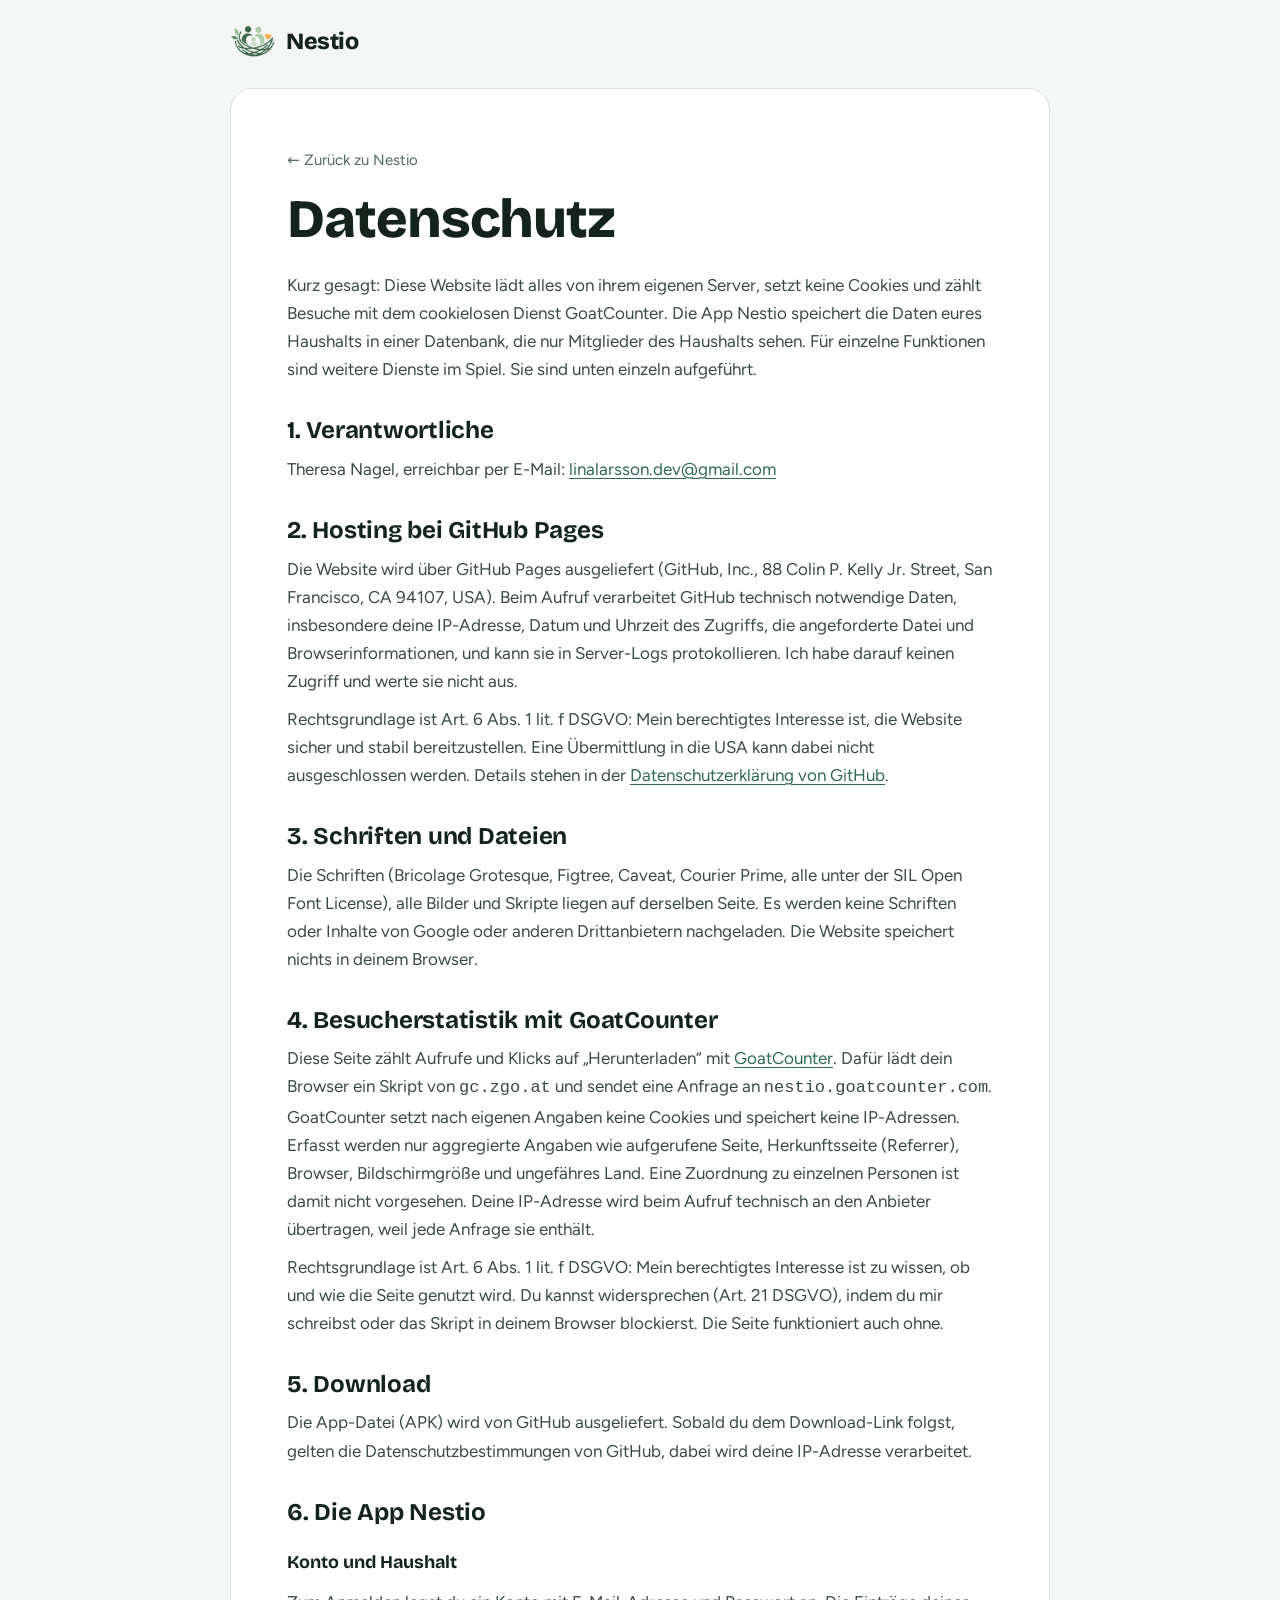
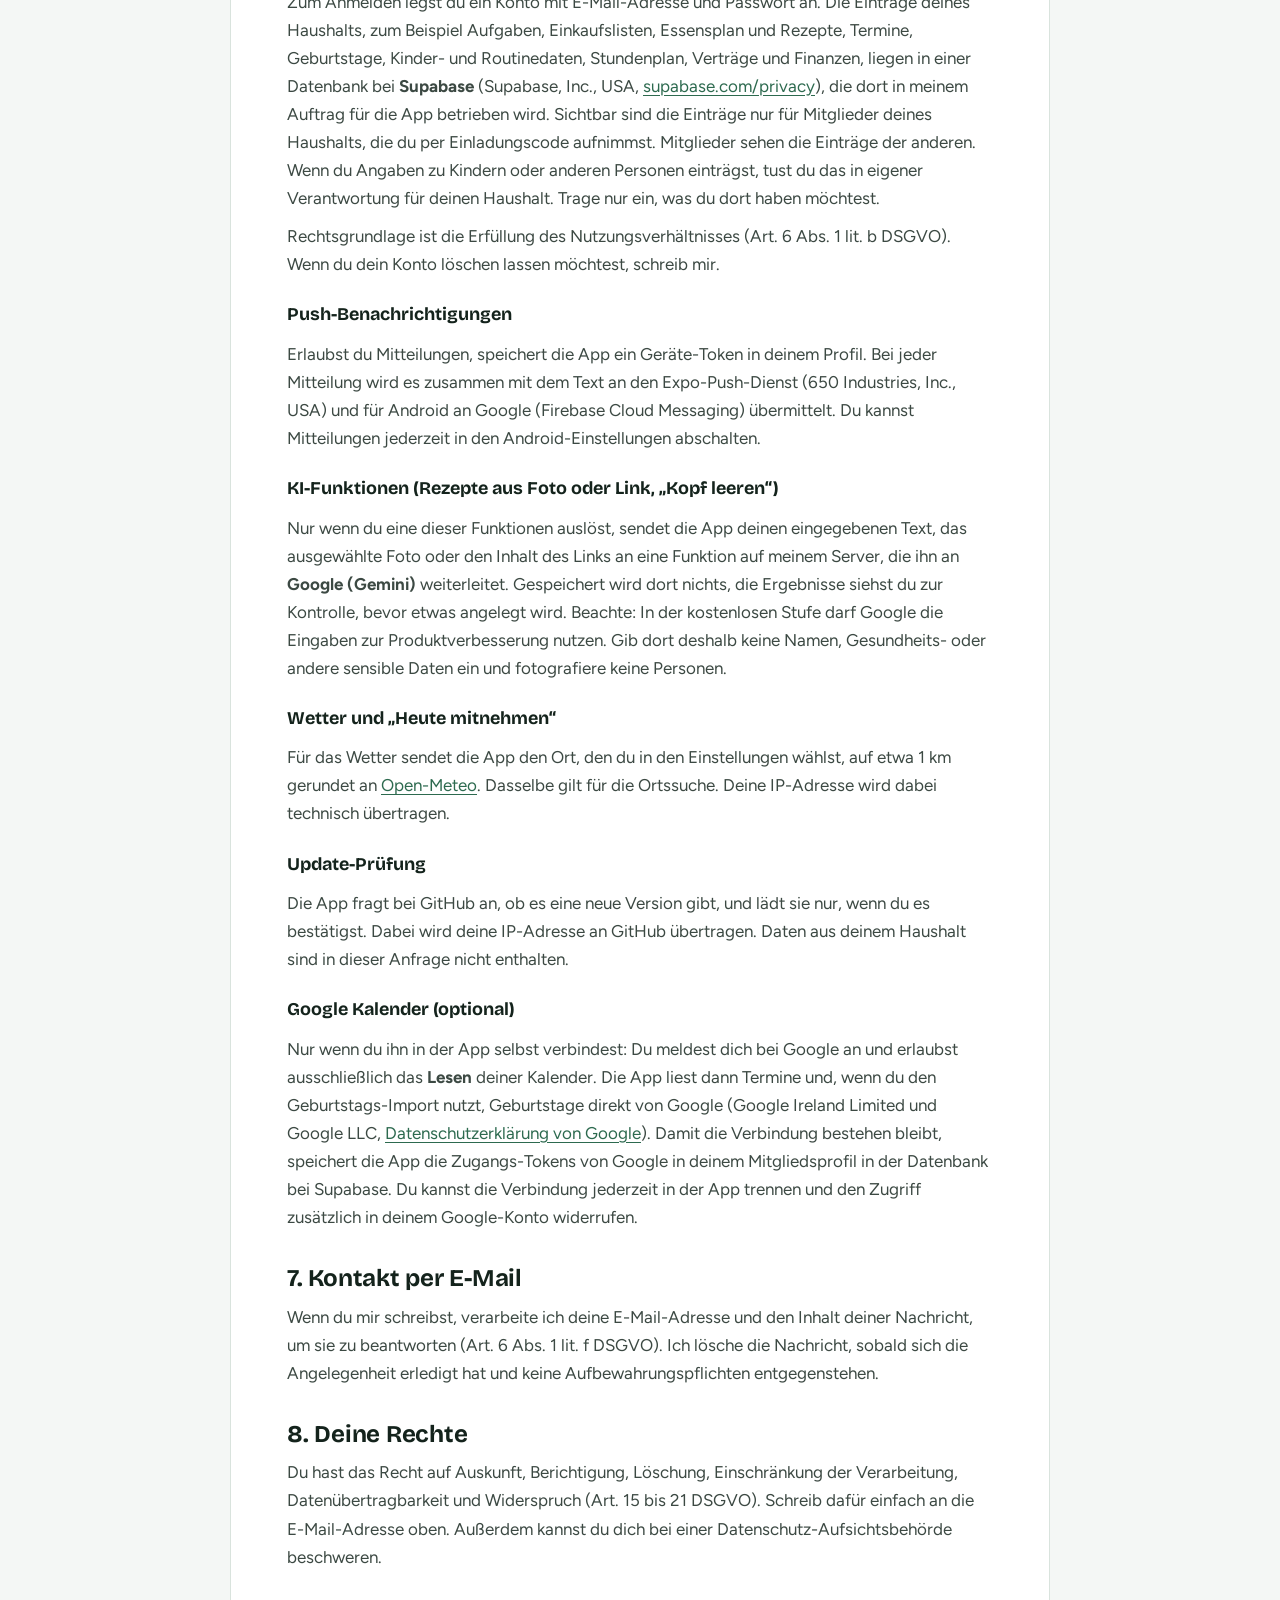
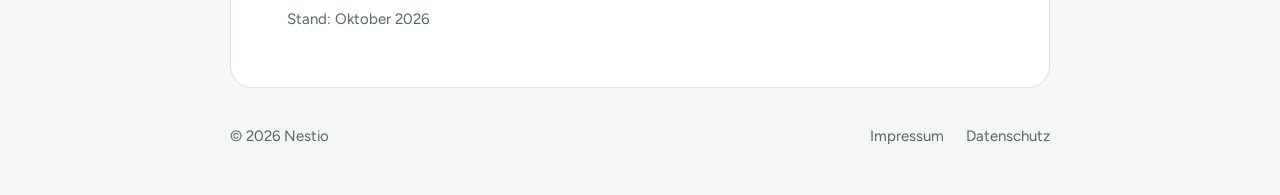
<file: docs/datenschutz.html>
<!doctype html>
<html lang="de">
<head>
<meta charset="utf-8">
<meta name="viewport" content="width=device-width, initial-scale=1">
<title>Datenschutz – Nestio</title>
<meta name="description" content="Datenschutzerklärung zur Website und App Nestio">
<meta name="robots" content="noindex">
<link rel="icon" href="assets/logo.png">
<link rel="stylesheet" href="assets/fonts.css">
<style>
:root { --bg:#F4F7F5; --surface:#FFFFFF; --ink:#14231C; --muted:#56685F; --line:#D9E3DD; --green:#2D6A4F; --pale:#E3F1E9; --f-display:"Bricolage Grotesque","Avenir Next","Segoe UI",system-ui,sans-serif; --f-body:"Figtree","Segoe UI",system-ui,-apple-system,sans-serif; color-scheme: light; }
@media (prefers-color-scheme: dark) { :root { --bg:#0D1311; --surface:#161E1A; --ink:#ECF2EE; --muted:#A2B3AA; --line:#26332D; --green:#5CBF90; --pale:#17271F; color-scheme: dark; } }
* { box-sizing: border-box; margin: 0; padding: 0; }
html { -webkit-text-size-adjust: 100%; }
body { background: var(--bg); color: var(--ink); font: 400 17px/1.65 var(--f-body); -webkit-font-smoothing: antialiased; }
a { color: var(--green); text-underline-offset: 3px; }
:focus-visible { outline: 2px solid var(--green); outline-offset: 3px; border-radius: 6px; }
.wrap { width: min(820px, 100% - 32px); margin: 0 auto; }
header.top { padding: 22px 0; }
.brand { display: inline-flex; align-items: center; gap: 10px; text-decoration: none; color: var(--ink); font-family: var(--f-display); font-weight: 800; font-size: 1.45rem; letter-spacing: -.02em; }
.doc { background: var(--surface); border: 1px solid var(--line); border-radius: 22px; padding: clamp(24px, 6vw, 56px); }
.back { display: inline-block; margin-bottom: 18px; color: var(--muted); font-size: 15px; text-decoration: none; }
.back:hover { color: var(--ink); }
h1 { font-family: var(--f-display); font-weight: 800; letter-spacing: -.02em; line-height: 1.08; font-size: clamp(34px, 7vw, 54px); margin-bottom: 22px; }
h2 { font-family: var(--f-display); font-weight: 700; letter-spacing: -.01em; line-height: 1.15; font-size: 1.5rem; margin: 34px 0 6px; }
h3 { font-family: var(--f-display); font-weight: 700; font-size: 1.12rem; margin: 22px 0 2px; }
p, li { color: color-mix(in srgb, var(--ink) 82%, var(--bg)); margin-top: 10px; }
ul { padding-left: 22px; }
.stand { color: var(--muted); font-size: 15px; margin-top: 36px; }
footer { padding: 36px 0 48px; color: var(--muted); font-size: 15px; }
footer .wrap { display: flex; flex-wrap: wrap; justify-content: space-between; gap: 10px 24px; }
footer nav { display: flex; gap: 22px; }
footer a { color: inherit; text-decoration: none; } footer a:hover { color: var(--ink); }
</style>
</head>
<body>
<!-- Rechtsseite von Hand gepflegt, nicht von build-topics.py erzeugt. -->
<div class="wrap">
  <header class="top"><a class="brand" href="index.html"><img src="assets/logo.png" alt="" width="46" height="34">Nestio</a></header>
  <main>
    <article class="doc">
      <a class="back" href="index.html">← Zurück zu Nestio</a>
      <h1>Datenschutz</h1>
      <p>Kurz gesagt: Diese Website lädt alles von ihrem eigenen Server, setzt keine Cookies und zählt Besuche mit dem cookielosen Dienst GoatCounter. Die App Nestio speichert die Daten eures Haushalts in einer Datenbank, die nur Mitglieder des Haushalts sehen. Für einzelne Funktionen sind weitere Dienste im Spiel. Sie sind unten einzeln aufgeführt.</p>

      <h2>1. Verantwortliche</h2>
      <p>Theresa Nagel, erreichbar per E-Mail: <a href="mailto:linalarsson.dev@gmail.com">linalarsson.dev@gmail.com</a></p>

      <h2>2. Hosting bei GitHub Pages</h2>
      <p>Die Website wird über GitHub Pages ausgeliefert (GitHub, Inc., 88 Colin P. Kelly Jr. Street, San Francisco, CA 94107, USA). Beim Aufruf verarbeitet GitHub technisch notwendige Daten, insbesondere deine IP-Adresse, Datum und Uhrzeit des Zugriffs, die angeforderte Datei und Browserinformationen, und kann sie in Server-Logs protokollieren. Ich habe darauf keinen Zugriff und werte sie nicht aus.</p>
      <p>Rechtsgrundlage ist Art. 6 Abs. 1 lit. f DSGVO: Mein berechtigtes Interesse ist, die Website sicher und stabil bereitzustellen. Eine Übermittlung in die USA kann dabei nicht ausgeschlossen werden. Details stehen in der <a href="https://docs.github.com/de/site-policy/privacy-policies/github-general-privacy-statement">Datenschutzerklärung von GitHub</a>.</p>

      <h2>3. Schriften und Dateien</h2>
      <p>Die Schriften (Bricolage Grotesque, Figtree, Caveat, Courier Prime, alle unter der SIL Open Font License), alle Bilder und Skripte liegen auf derselben Seite. Es werden keine Schriften oder Inhalte von Google oder anderen Drittanbietern nachgeladen. Die Website speichert nichts in deinem Browser.</p>

      <h2>4. Besucherstatistik mit GoatCounter</h2>
      <p>Diese Seite zählt Aufrufe und Klicks auf „Herunterladen“ mit <a href="https://www.goatcounter.com">GoatCounter</a>. Dafür lädt dein Browser ein Skript von <code>gc.zgo.at</code> und sendet eine Anfrage an <code>nestio.goatcounter.com</code>. GoatCounter setzt nach eigenen Angaben keine Cookies und speichert keine IP-Adressen. Erfasst werden nur aggregierte Angaben wie aufgerufene Seite, Herkunftsseite (Referrer), Browser, Bildschirmgröße und ungefähres Land. Eine Zuordnung zu einzelnen Personen ist damit nicht vorgesehen. Deine IP-Adresse wird beim Aufruf technisch an den Anbieter übertragen, weil jede Anfrage sie enthält.</p>
      <p>Rechtsgrundlage ist Art. 6 Abs. 1 lit. f DSGVO: Mein berechtigtes Interesse ist zu wissen, ob und wie die Seite genutzt wird. Du kannst widersprechen (Art. 21 DSGVO), indem du mir schreibst oder das Skript in deinem Browser blockierst. Die Seite funktioniert auch ohne.</p>

      <h2>5. Download</h2>
      <p>Die App-Datei (APK) wird von GitHub ausgeliefert. Sobald du dem Download-Link folgst, gelten die Datenschutzbestimmungen von GitHub, dabei wird deine IP-Adresse verarbeitet.</p>

      <h2>6. Die App Nestio</h2>
      <h3>Konto und Haushalt</h3>
      <p>Zum Anmelden legst du ein Konto mit E-Mail-Adresse und Passwort an. Die Einträge deines Haushalts, zum Beispiel Aufgaben, Einkaufslisten, Essensplan und Rezepte, Termine, Geburtstage, Kinder- und Routinedaten, Stundenplan, Verträge und Finanzen, liegen in einer Datenbank bei <strong>Supabase</strong> (Supabase, Inc., USA, <a href="https://supabase.com/privacy">supabase.com/privacy</a>), die dort in meinem Auftrag für die App betrieben wird. Sichtbar sind die Einträge nur für Mitglieder deines Haushalts, die du per Einladungscode aufnimmst. Mitglieder sehen die Einträge der anderen. Wenn du Angaben zu Kindern oder anderen Personen einträgst, tust du das in eigener Verantwortung für deinen Haushalt. Trage nur ein, was du dort haben möchtest.</p>
      <p>Rechtsgrundlage ist die Erfüllung des Nutzungsverhältnisses (Art. 6 Abs. 1 lit. b DSGVO). Wenn du dein Konto löschen lassen möchtest, schreib mir.</p>

      <h3>Push-Benachrichtigungen</h3>
      <p>Erlaubst du Mitteilungen, speichert die App ein Geräte-Token in deinem Profil. Bei jeder Mitteilung wird es zusammen mit dem Text an den Expo-Push-Dienst (650 Industries, Inc., USA) und für Android an Google (Firebase Cloud Messaging) übermittelt. Du kannst Mitteilungen jederzeit in den Android-Einstellungen abschalten.</p>

      <h3>KI-Funktionen (Rezepte aus Foto oder Link, „Kopf leeren“)</h3>
      <p>Nur wenn du eine dieser Funktionen auslöst, sendet die App deinen eingegebenen Text, das ausgewählte Foto oder den Inhalt des Links an eine Funktion auf meinem Server, die ihn an <strong>Google (Gemini)</strong> weiterleitet. Gespeichert wird dort nichts, die Ergebnisse siehst du zur Kontrolle, bevor etwas angelegt wird. Beachte: In der kostenlosen Stufe darf Google die Eingaben zur Produktverbesserung nutzen. Gib dort deshalb keine Namen, Gesundheits- oder andere sensible Daten ein und fotografiere keine Personen.</p>

      <h3>Wetter und „Heute mitnehmen“</h3>
      <p>Für das Wetter sendet die App den Ort, den du in den Einstellungen wählst, auf etwa 1 km gerundet an <a href="https://open-meteo.com/">Open-Meteo</a>. Dasselbe gilt für die Ortssuche. Deine IP-Adresse wird dabei technisch übertragen.</p>

      <h3>Update-Prüfung</h3>
      <p>Die App fragt bei GitHub an, ob es eine neue Version gibt, und lädt sie nur, wenn du es bestätigst. Dabei wird deine IP-Adresse an GitHub übertragen. Daten aus deinem Haushalt sind in dieser Anfrage nicht enthalten.</p>

      <h3>Google Kalender (optional)</h3>
      <p>Nur wenn du ihn in der App selbst verbindest: Du meldest dich bei Google an und erlaubst ausschließlich das <strong>Lesen</strong> deiner Kalender. Die App liest dann Termine und, wenn du den Geburtstags-Import nutzt, Geburtstage direkt von Google (Google Ireland Limited und Google LLC, <a href="https://policies.google.com/privacy">Datenschutzerklärung von Google</a>). Damit die Verbindung bestehen bleibt, speichert die App die Zugangs-Tokens von Google in deinem Mitgliedsprofil in der Datenbank bei Supabase. Du kannst die Verbindung jederzeit in der App trennen und den Zugriff zusätzlich in deinem Google-Konto widerrufen.</p>

      <h2>7. Kontakt per E-Mail</h2>
      <p>Wenn du mir schreibst, verarbeite ich deine E-Mail-Adresse und den Inhalt deiner Nachricht, um sie zu beantworten (Art. 6 Abs. 1 lit. f DSGVO). Ich lösche die Nachricht, sobald sich die Angelegenheit erledigt hat und keine Aufbewahrungspflichten entgegenstehen.</p>

      <h2>8. Deine Rechte</h2>
      <p>Du hast das Recht auf Auskunft, Berichtigung, Löschung, Einschränkung der Verarbeitung, Datenübertragbarkeit und Widerspruch (Art. 15 bis 21 DSGVO). Schreib dafür einfach an die E-Mail-Adresse oben. Außerdem kannst du dich bei einer Datenschutz-Aufsichtsbehörde beschweren.</p>
      <p class="stand">Stand: Oktober 2026</p>
    </article>
  </main>
</div>
<footer>
  <div class="wrap">
    <span>© <span id="y">2026</span> Nestio</span>
    <nav aria-label="Rechtliches"><a href="impressum.html">Impressum</a><a href="datenschutz.html">Datenschutz</a></nav>
  </div>
</footer>
<script>document.getElementById("y").textContent = new Date().getFullYear();</script>
</body>
</html>
</file>
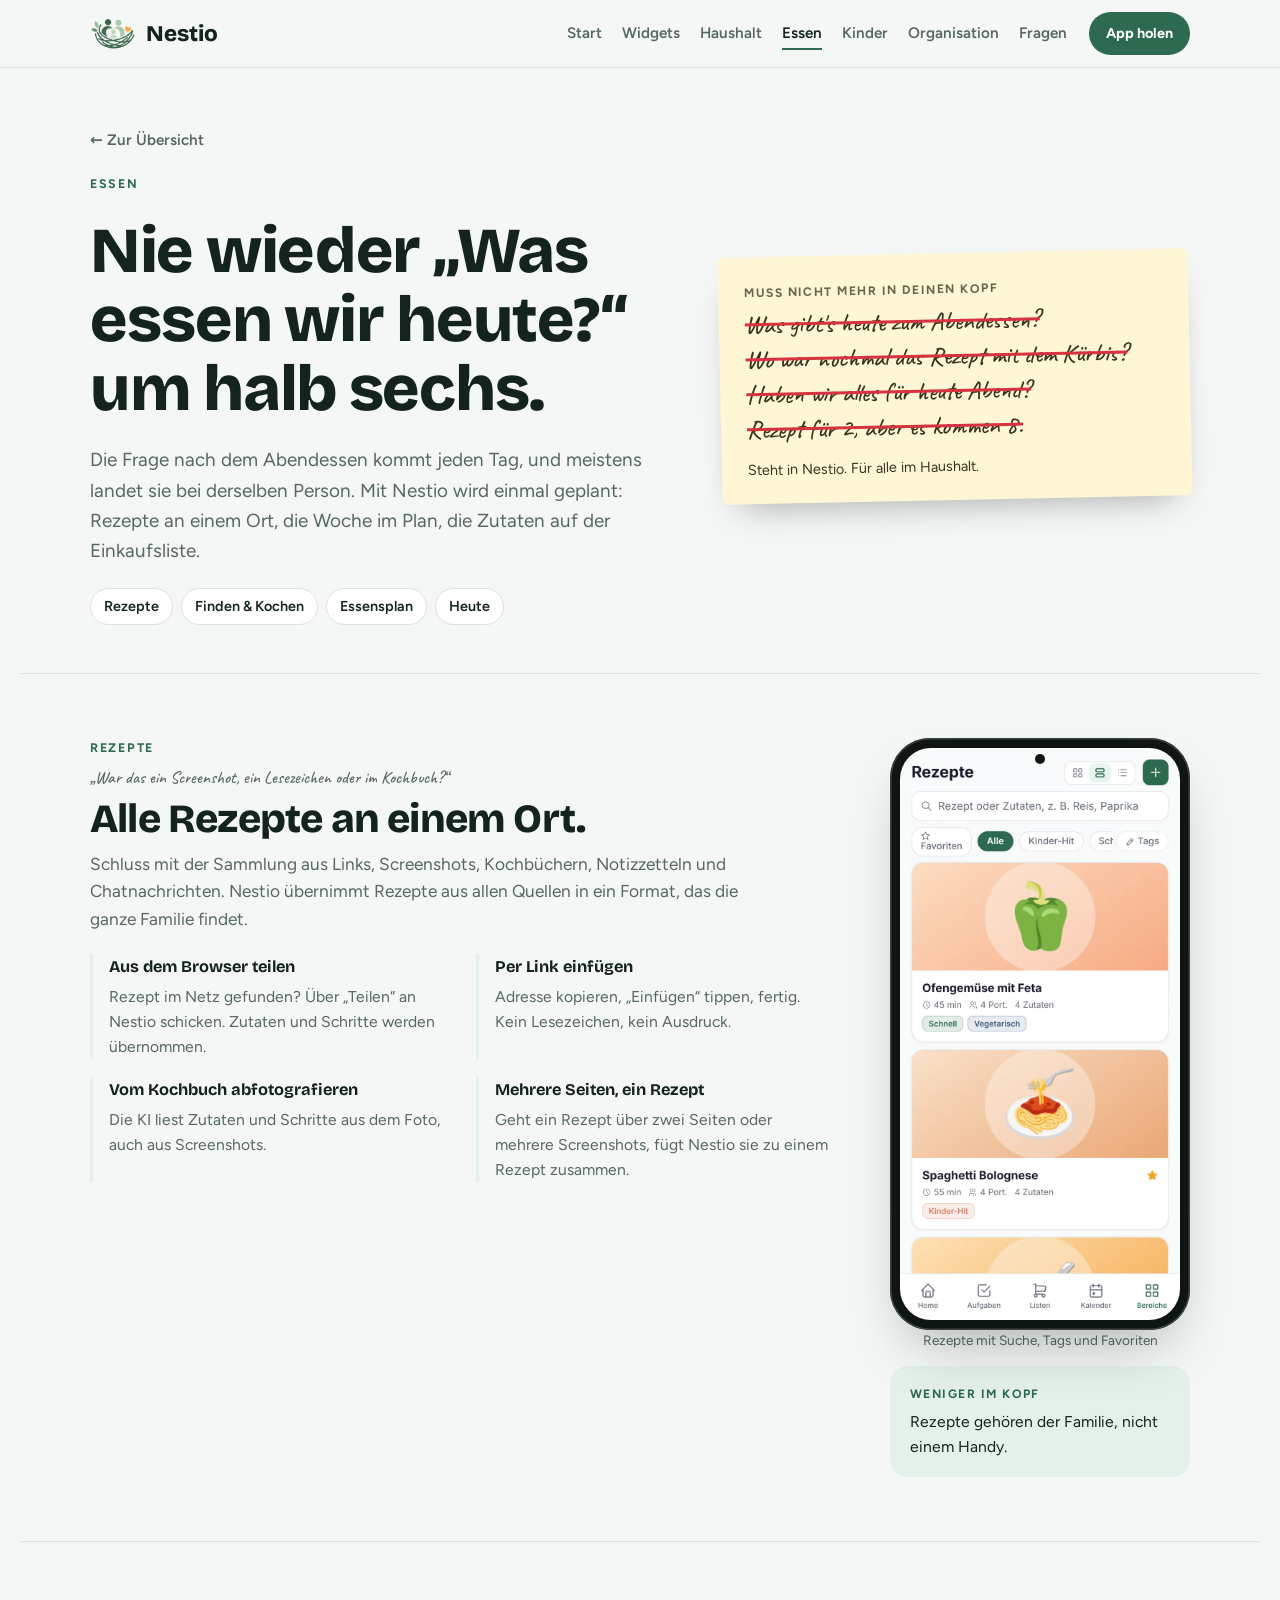
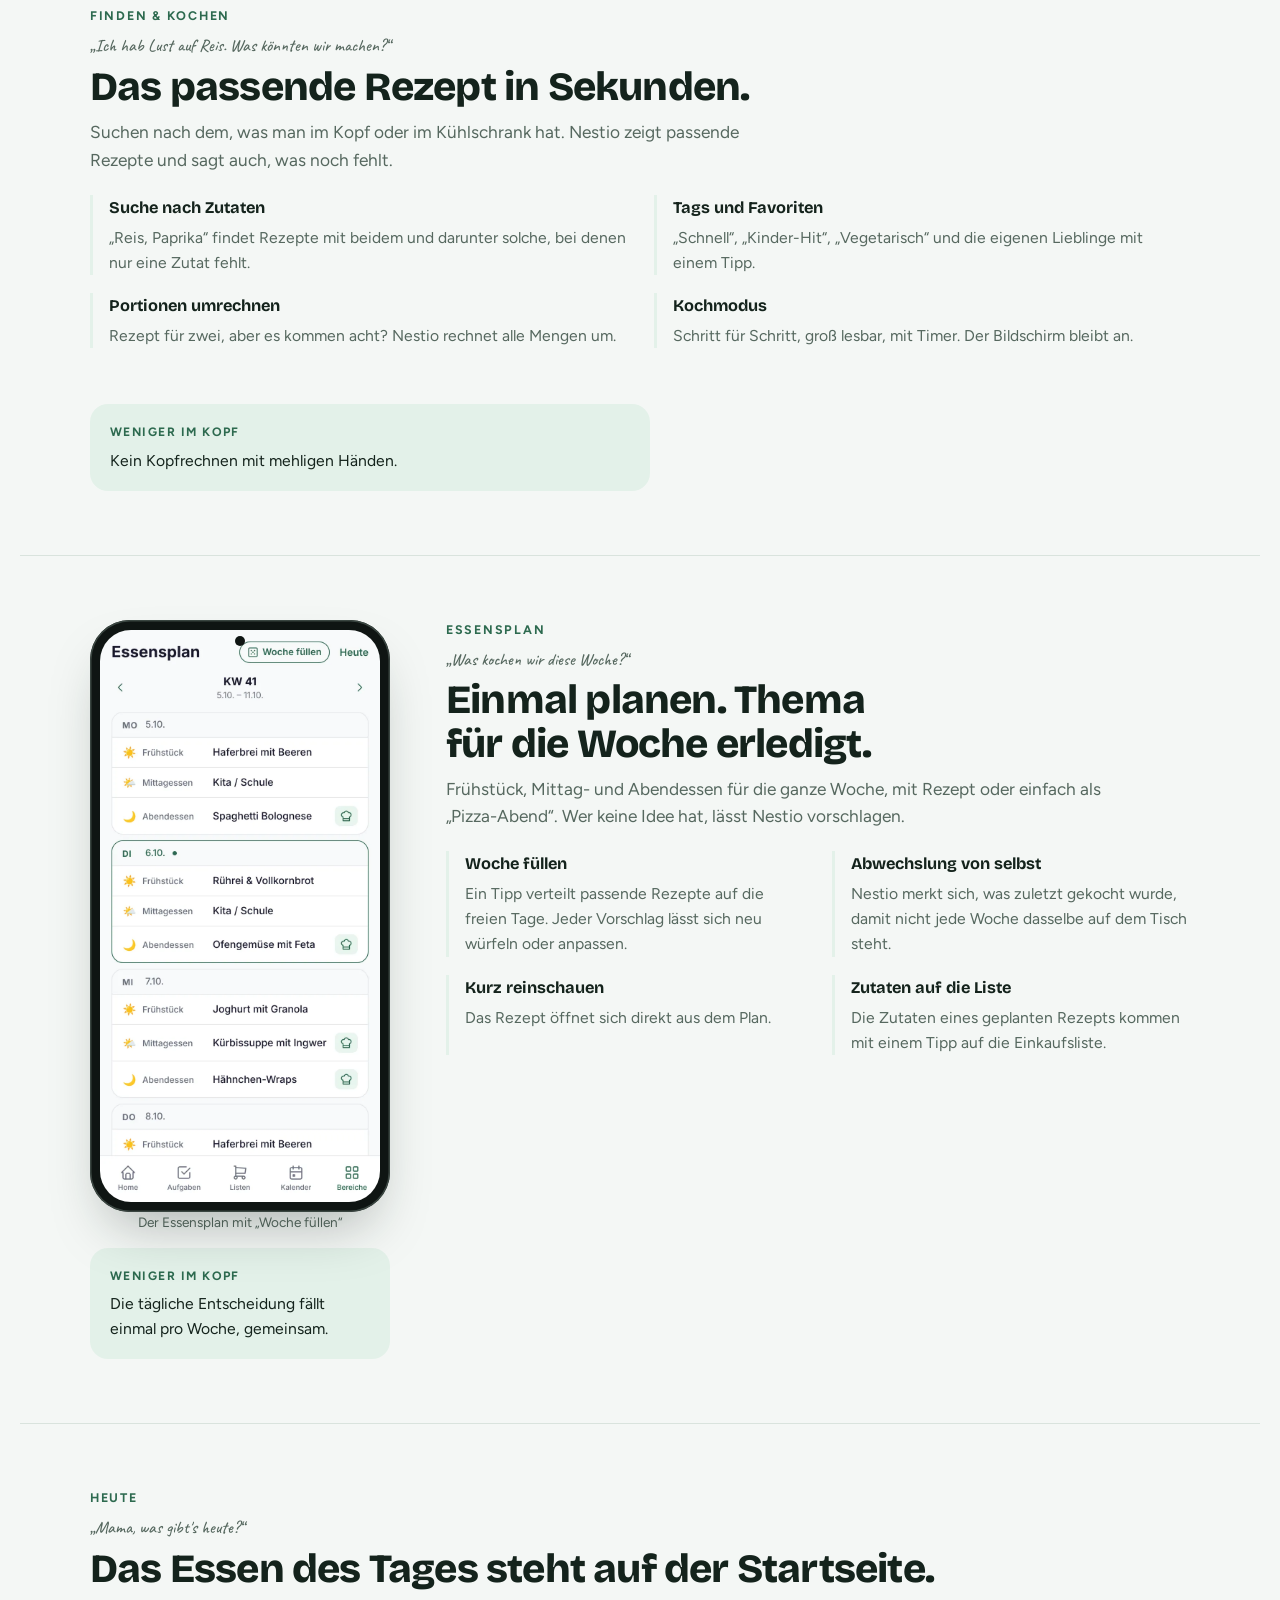
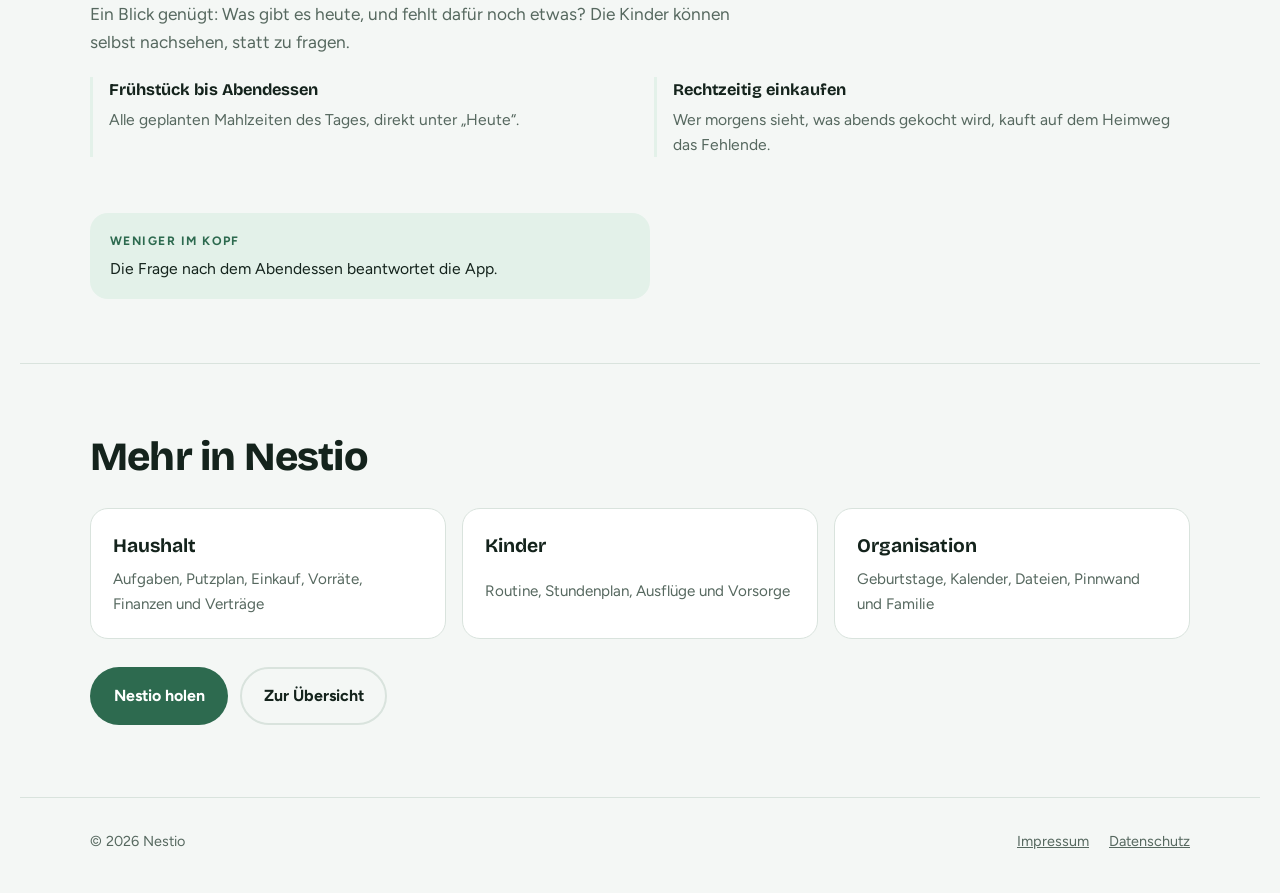
<file: docs/essen.html>
<!doctype html>
<html lang="de">
<head>
<meta charset="utf-8">
<meta name="viewport" content="width=device-width, initial-scale=1, viewport-fit=cover">
<title>Nestio: Essen</title>
<meta name="description" content="Rezepte sammeln, die Woche planen und einkaufen, was fehlt: In Nestio hängt alles zusammen, damit die tägliche Frage nach dem Essen wegfällt.">
<link rel="icon" href="assets/logo.png">
<link rel="stylesheet" href="assets/fonts.css">
<link rel="stylesheet" href="assets/thema.css">
</head>
<body>
<header class="nav">
  <div class="wrap">
    <a class="brand" href="index.html"><img src="assets/logo.png" alt="" width="46" height="34">Nestio</a>
    <nav class="nav-links" aria-label="Hauptnavigation">
      <a href="index.html#top">Start</a>
      <a href="index.html#widgets">Widgets</a>
      <a href="haushalt.html">Haushalt</a>
      <a href="essen.html" aria-current="page">Essen</a>
      <a href="kinder.html">Kinder</a>
      <a href="organisation.html">Organisation</a>
      <a href="index.html#faq">Fragen</a>
    </nav>
    <details class="menu">
      <summary aria-label="Menü"><svg viewBox="0 0 24 24" fill="none" stroke="currentColor" stroke-width="2" stroke-linecap="round" aria-hidden="true"><path d="M4 7h16M4 12h16M4 17h16"/></svg></summary>
      <nav class="menu-panel" aria-label="Menü">
        <a href="index.html#top">Start</a>
        <a href="index.html#widgets">Widgets</a>
        <a href="haushalt.html">Haushalt</a>
        <a href="essen.html" aria-current="page">Essen</a>
        <a href="kinder.html">Kinder</a>
        <a href="organisation.html">Organisation</a>
        <a href="index.html#faq">Fragen</a>
      </nav>
    </details>
    <a class="btn btn-primary" href="index.html#download">App holen</a>
  </div>
</header>

<main>
<section class="topic-hero">
  <div class="wrap">
    <div class="copy">
      <a class="back" href="index.html">← Zur Übersicht</a>
      <span class="eyebrow">Essen</span>
      <h1>Nie wieder „Was essen wir heute?“ um halb sechs.</h1>
      <p class="lede">Die Frage nach dem Abendessen kommt jeden Tag, und meistens landet sie bei derselben Person. Mit Nestio wird einmal geplant: Rezepte an einem Ort, die Woche im Plan, die Zutaten auf der Einkaufsliste.</p>
      <nav class="jump" aria-label="Bereiche auf dieser Seite">
          <a href="#rezepte">Rezepte</a>
          <a href="#finden">Finden &amp; Kochen</a>
          <a href="#essensplan">Essensplan</a>
          <a href="#heute">Heute</a>
      </nav>
    </div>
    <div class="mental" aria-label="Gedanken, die Nestio dir abnimmt">
      <b>Muss nicht mehr in deinen Kopf</b>
      <ul>
          <li style="--i:0">Was gibt&#x27;s heute zum Abendessen?</li>
          <li style="--i:1">Wo war nochmal das Rezept mit dem Kürbis?</li>
          <li style="--i:2">Haben wir alles für heute Abend?</li>
          <li style="--i:3">Rezept für 2, aber es kommen 8.</li>
      </ul>
      <p class="foot">Steht in Nestio. Für alle im Haushalt.</p>
    </div>
  </div>
</section>

<section class="feature" id="rezepte">
  <div class="wrap">
    <div class="body">
      <div class="head">
        <span class="eyebrow">Rezepte</span>
        <p class="thought">War das ein Screenshot, ein Lesezeichen oder im Kochbuch?</p>
        <h2>Alle Rezepte an einem Ort.</h2>
        <p>Schluss mit der Sammlung aus Links, Screenshots, Kochbüchern, Notizzetteln und Chatnachrichten. Nestio übernimmt Rezepte aus allen Quellen in ein Format, das die ganze Familie findet.</p>
      </div>
      <ul class="points">
          <li><b>Aus dem Browser teilen</b><span>Rezept im Netz gefunden? Über „Teilen“ an Nestio schicken. Zutaten und Schritte werden übernommen.</span></li>
          <li><b>Per Link einfügen</b><span>Adresse kopieren, „Einfügen“ tippen, fertig. Kein Lesezeichen, kein Ausdruck.</span></li>
          <li><b>Vom Kochbuch abfotografieren</b><span>Die KI liest Zutaten und Schritte aus dem Foto, auch aus Screenshots.</span></li>
          <li><b>Mehrere Seiten, ein Rezept</b><span>Geht ein Rezept über zwei Seiten oder mehrere Screenshots, fügt Nestio sie zu einem Rezept zusammen.</span></li>
      </ul>
    </div>
    <div class="side">
      <figure>
        <div class="phone"><div class="screen"><img src="assets/screens/recipes.webp" alt="Rezeptsammlung in Nestio mit Suche nach Zutaten und Tags" width="390" height="797" loading="lazy"></div></div>
        <figcaption>Rezepte mit Suche, Tags und Favoriten</figcaption>
      </figure>
      <div class="relief"><b>Weniger im Kopf</b><p>Rezepte gehören der Familie, nicht einem Handy.</p></div>
    </div>
  </div>
</section>
<section class="feature noshot" id="finden">
  <div class="wrap">
    <div class="body">
      <div class="head">
        <span class="eyebrow">Finden &amp; Kochen</span>
        <p class="thought">Ich hab Lust auf Reis. Was könnten wir machen?</p>
        <h2>Das passende Rezept in Sekunden.</h2>
        <p>Suchen nach dem, was man im Kopf oder im Kühlschrank hat. Nestio zeigt passende Rezepte und sagt auch, was noch fehlt.</p>
      </div>
      <ul class="points">
          <li><b>Suche nach Zutaten</b><span>„Reis, Paprika“ findet Rezepte mit beidem und darunter solche, bei denen nur eine Zutat fehlt.</span></li>
          <li><b>Tags und Favoriten</b><span>„Schnell“, „Kinder-Hit“, „Vegetarisch“ und die eigenen Lieblinge mit einem Tipp.</span></li>
          <li><b>Portionen umrechnen</b><span>Rezept für zwei, aber es kommen acht? Nestio rechnet alle Mengen um.</span></li>
          <li><b>Kochmodus</b><span>Schritt für Schritt, groß lesbar, mit Timer. Der Bildschirm bleibt an.</span></li>
      </ul>
    </div>
    <div class="side">
      <div class="relief"><b>Weniger im Kopf</b><p>Kein Kopfrechnen mit mehligen Händen.</p></div>
    </div>
  </div>
</section>
<section class="feature flip" id="essensplan">
  <div class="wrap">
    <div class="body">
      <div class="head">
        <span class="eyebrow">Essensplan</span>
        <p class="thought">Was kochen wir diese Woche?</p>
        <h2>Einmal planen. Thema für die Woche erledigt.</h2>
        <p>Frühstück, Mittag- und Abendessen für die ganze Woche, mit Rezept oder einfach als „Pizza-Abend“. Wer keine Idee hat, lässt Nestio vorschlagen.</p>
      </div>
      <ul class="points">
          <li><b>Woche füllen</b><span>Ein Tipp verteilt passende Rezepte auf die freien Tage. Jeder Vorschlag lässt sich neu würfeln oder anpassen.</span></li>
          <li><b>Abwechslung von selbst</b><span>Nestio merkt sich, was zuletzt gekocht wurde, damit nicht jede Woche dasselbe auf dem Tisch steht.</span></li>
          <li><b>Kurz reinschauen</b><span>Das Rezept öffnet sich direkt aus dem Plan.</span></li>
          <li><b>Zutaten auf die Liste</b><span>Die Zutaten eines geplanten Rezepts kommen mit einem Tipp auf die Einkaufsliste.</span></li>
      </ul>
    </div>
    <div class="side">
      <figure>
        <div class="phone"><div class="screen"><img src="assets/screens/meals.webp" alt="Essensplan in Nestio für die Woche" width="390" height="797" loading="lazy"></div></div>
        <figcaption>Der Essensplan mit „Woche füllen“</figcaption>
      </figure>
      <div class="relief"><b>Weniger im Kopf</b><p>Die tägliche Entscheidung fällt einmal pro Woche, gemeinsam.</p></div>
    </div>
  </div>
</section>
<section class="feature noshot" id="heute">
  <div class="wrap">
    <div class="body">
      <div class="head">
        <span class="eyebrow">Heute</span>
        <p class="thought">Mama, was gibt&#x27;s heute?</p>
        <h2>Das Essen des Tages steht auf der Startseite.</h2>
        <p>Ein Blick genügt: Was gibt es heute, und fehlt dafür noch etwas? Die Kinder können selbst nachsehen, statt zu fragen.</p>
      </div>
      <ul class="points">
          <li><b>Frühstück bis Abendessen</b><span>Alle geplanten Mahlzeiten des Tages, direkt unter „Heute“.</span></li>
          <li><b>Rechtzeitig einkaufen</b><span>Wer morgens sieht, was abends gekocht wird, kauft auf dem Heimweg das Fehlende.</span></li>
      </ul>
    </div>
    <div class="side">
      <div class="relief"><b>Weniger im Kopf</b><p>Die Frage nach dem Abendessen beantwortet die App.</p></div>
    </div>
  </div>
</section>

<section class="more">
  <div class="wrap">
    <h2>Mehr in Nestio</h2>
    <div class="topics">
      <a href="haushalt.html"><b>Haushalt</b><span>Aufgaben, Putzplan, Einkauf, Vorräte, Finanzen und Verträge</span></a>
      <a href="kinder.html"><b>Kinder</b><span>Routine, Stundenplan, Ausflüge und Vorsorge</span></a>
      <a href="organisation.html"><b>Organisation</b><span>Geburtstage, Kalender, Dateien, Pinnwand und Familie</span></a>
    </div>
    <div class="cta">
      <a class="btn btn-primary" href="index.html#download">Nestio holen</a>
      <a class="btn btn-ghost" href="index.html">Zur Übersicht</a>
    </div>
  </div>
</section>
</main>

<footer>
  <div class="wrap">
    <span>© 2026 Nestio</span>
    <nav aria-label="Rechtliches">
      <a href="impressum.html">Impressum</a>
      <a href="datenschutz.html">Datenschutz</a>
    </nav>
  </div>
</footer>

<!-- Besucherzählung mit GoatCounter (cookielos), siehe datenschutz.html. -->
<script data-goatcounter="https://nestio.goatcounter.com/count" async src="https://gc.zgo.at/count.js"></script>
</body>
</html>
</file>
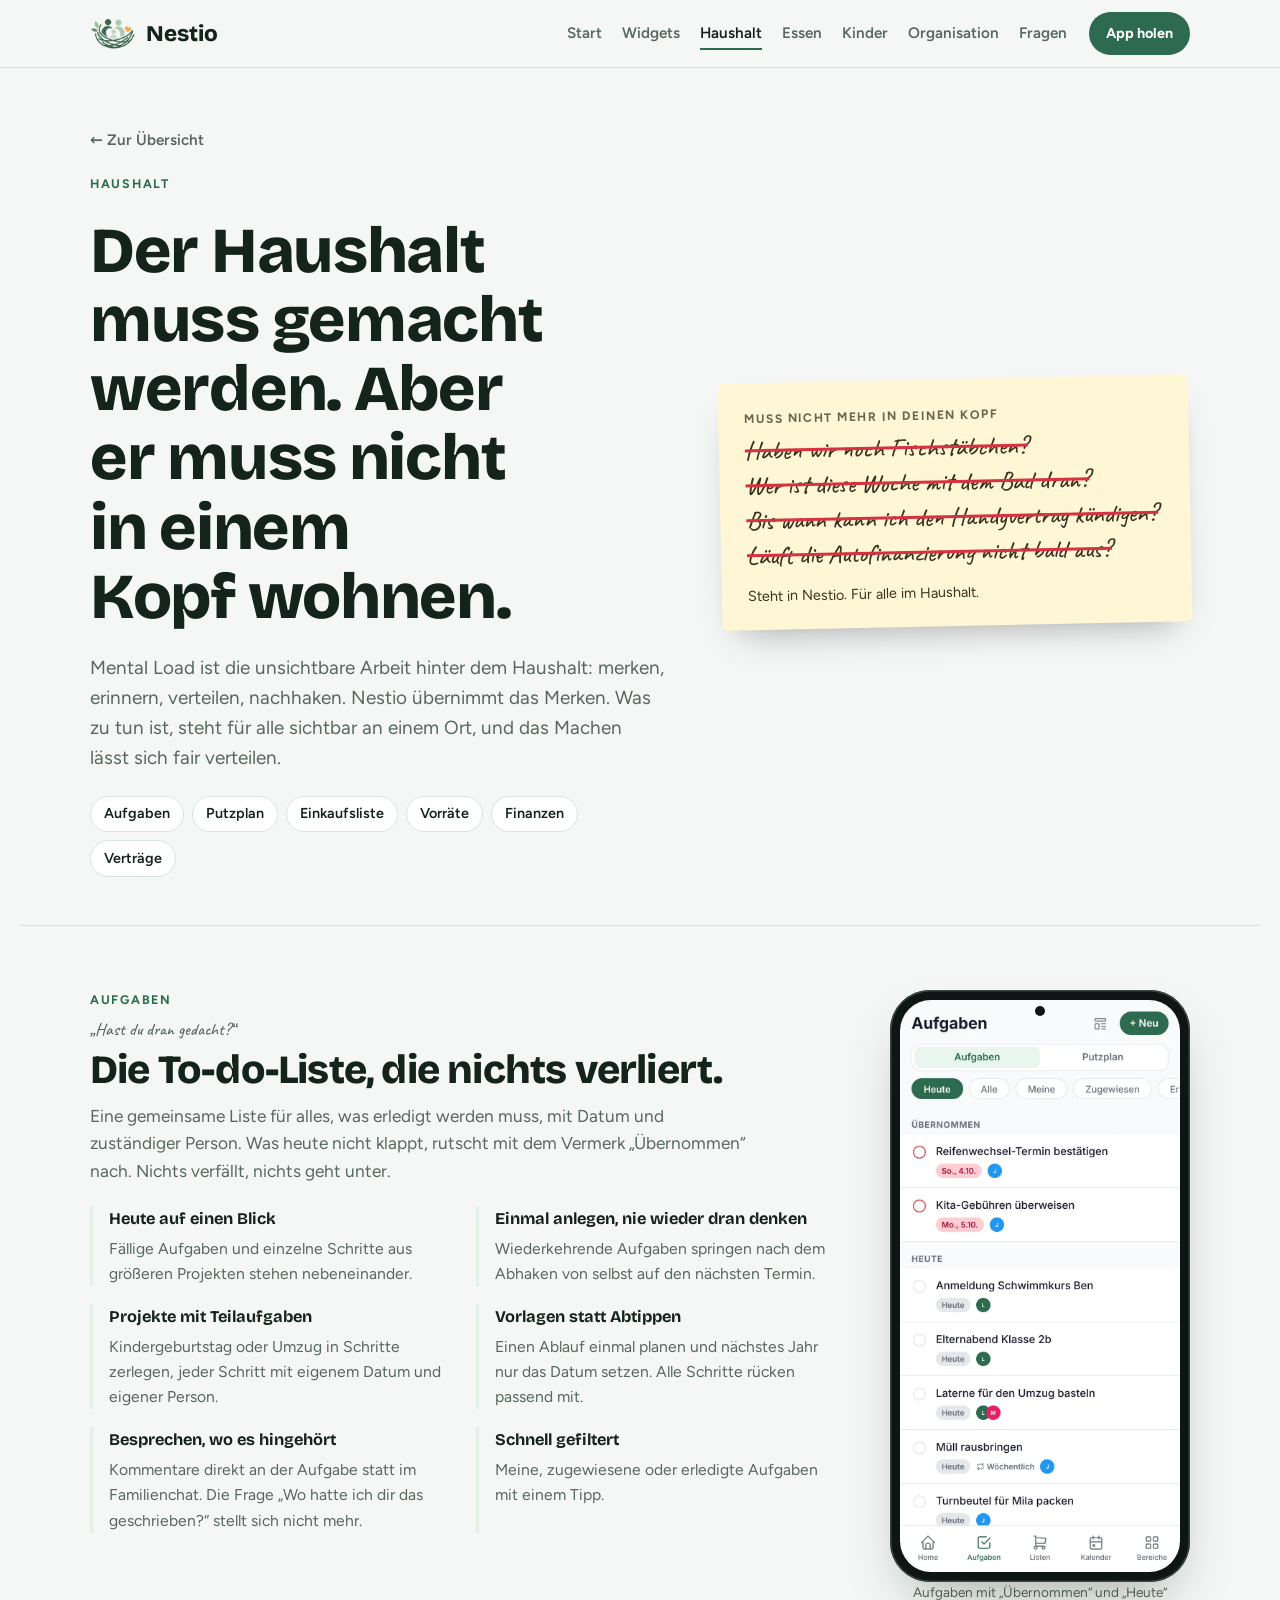
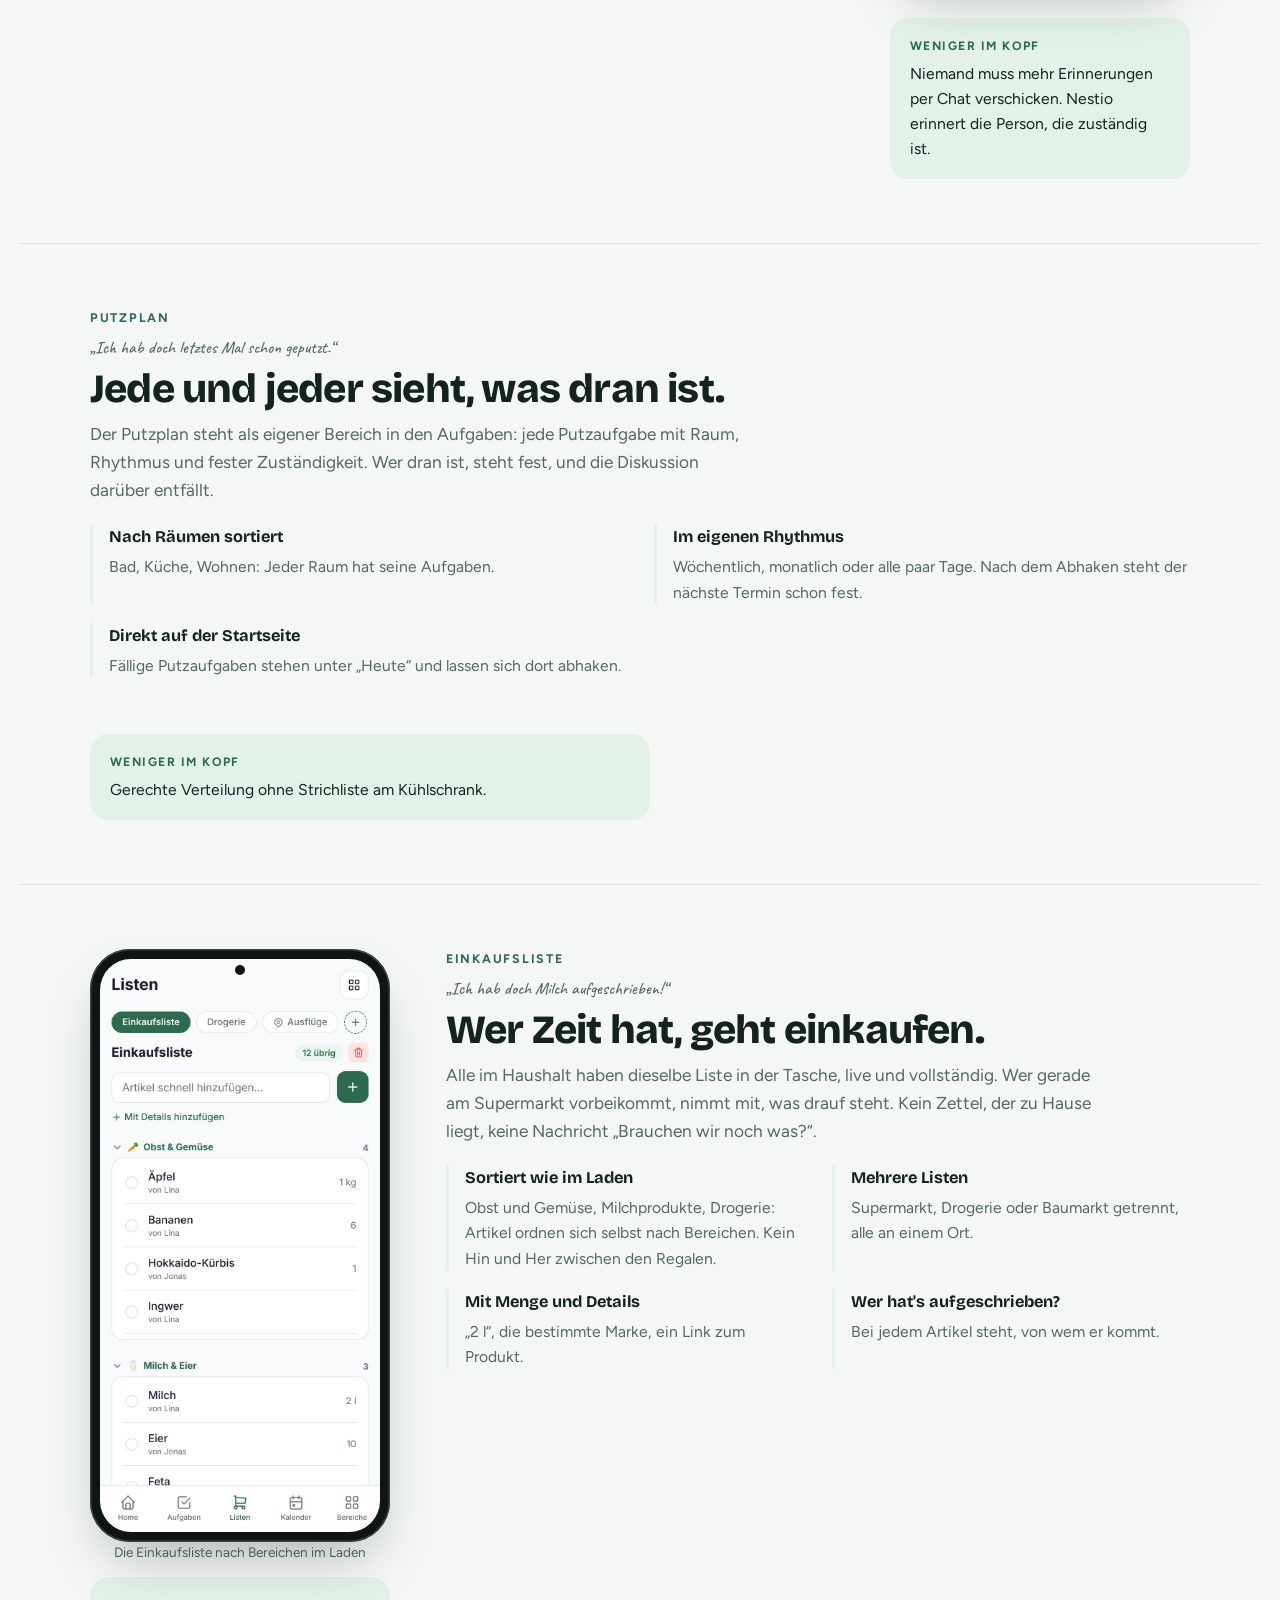
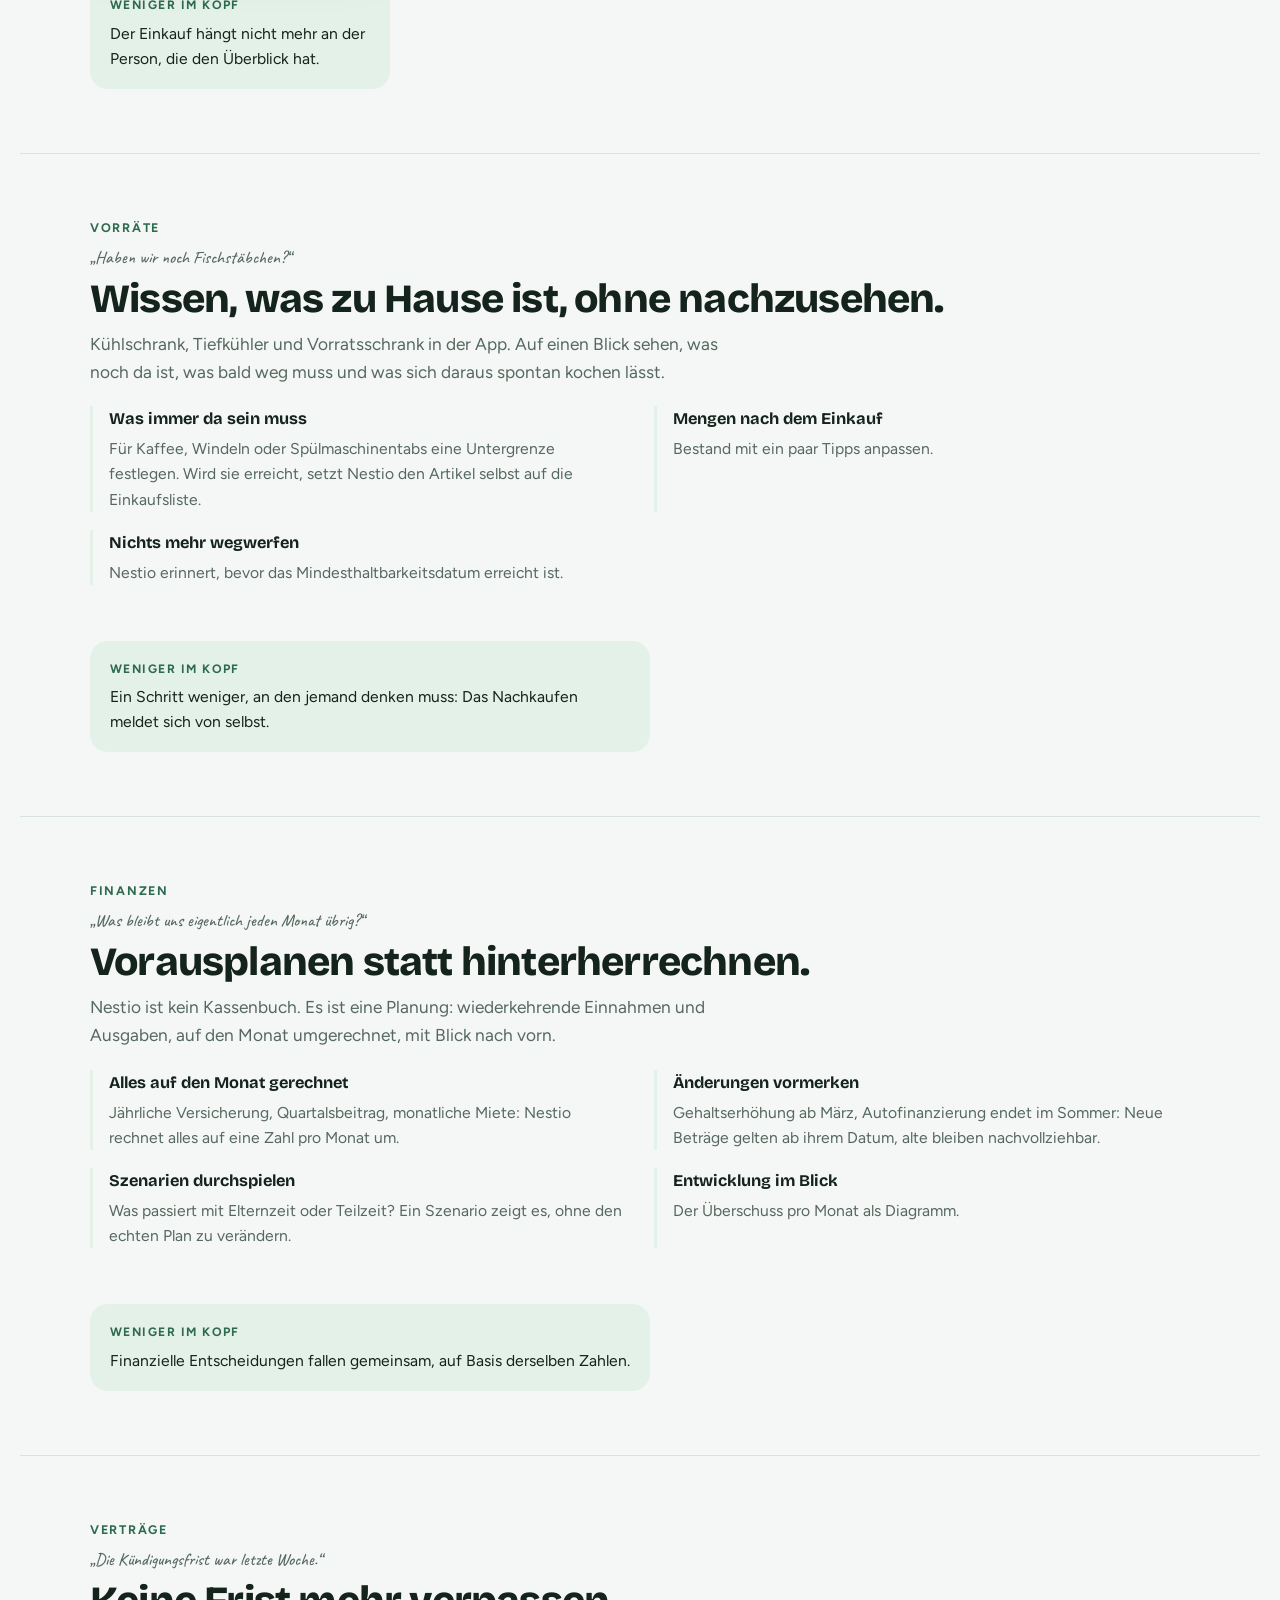
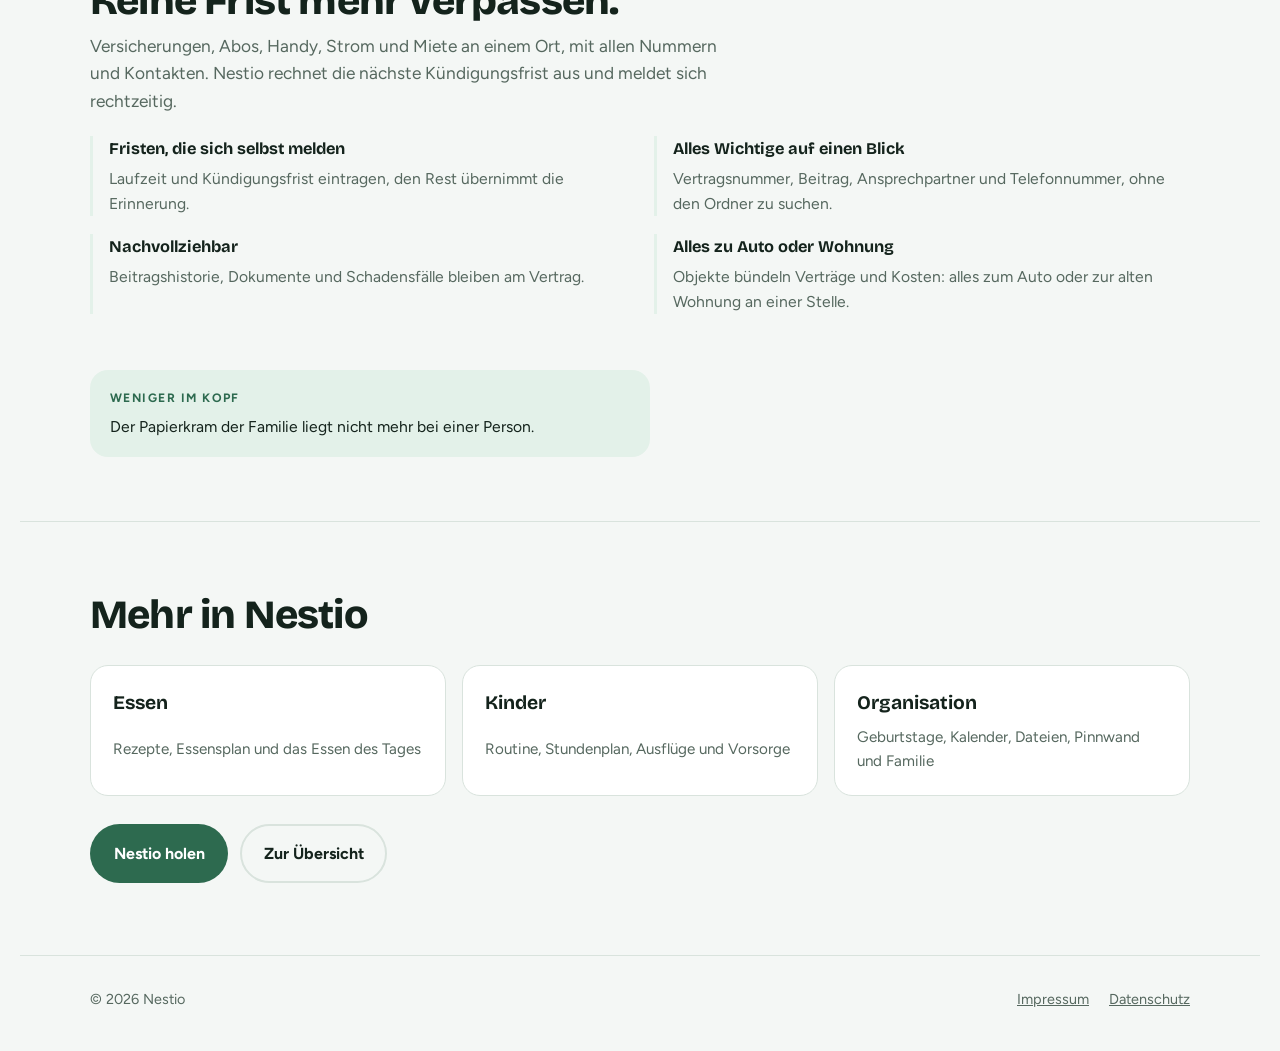
<file: docs/haushalt.html>
<!doctype html>
<html lang="de">
<head>
<meta charset="utf-8">
<meta name="viewport" content="width=device-width, initial-scale=1, viewport-fit=cover">
<title>Nestio: Haushalt</title>
<meta name="description" content="Aufgaben, Putzplan, Einkaufsliste, Vorräte, Finanzen und Verträge in Nestio: Der Haushalt wird geteilt, das Merken übernimmt die App.">
<link rel="icon" href="assets/logo.png">
<link rel="stylesheet" href="assets/fonts.css">
<link rel="stylesheet" href="assets/thema.css">
</head>
<body>
<header class="nav">
  <div class="wrap">
    <a class="brand" href="index.html"><img src="assets/logo.png" alt="" width="46" height="34">Nestio</a>
    <nav class="nav-links" aria-label="Hauptnavigation">
      <a href="index.html#top">Start</a>
      <a href="index.html#widgets">Widgets</a>
      <a href="haushalt.html" aria-current="page">Haushalt</a>
      <a href="essen.html">Essen</a>
      <a href="kinder.html">Kinder</a>
      <a href="organisation.html">Organisation</a>
      <a href="index.html#faq">Fragen</a>
    </nav>
    <details class="menu">
      <summary aria-label="Menü"><svg viewBox="0 0 24 24" fill="none" stroke="currentColor" stroke-width="2" stroke-linecap="round" aria-hidden="true"><path d="M4 7h16M4 12h16M4 17h16"/></svg></summary>
      <nav class="menu-panel" aria-label="Menü">
        <a href="index.html#top">Start</a>
        <a href="index.html#widgets">Widgets</a>
        <a href="haushalt.html" aria-current="page">Haushalt</a>
        <a href="essen.html">Essen</a>
        <a href="kinder.html">Kinder</a>
        <a href="organisation.html">Organisation</a>
        <a href="index.html#faq">Fragen</a>
      </nav>
    </details>
    <a class="btn btn-primary" href="index.html#download">App holen</a>
  </div>
</header>

<main>
<section class="topic-hero">
  <div class="wrap">
    <div class="copy">
      <a class="back" href="index.html">← Zur Übersicht</a>
      <span class="eyebrow">Haushalt</span>
      <h1>Der Haushalt muss gemacht werden. Aber er muss nicht in einem Kopf wohnen.</h1>
      <p class="lede">Mental Load ist die unsichtbare Arbeit hinter dem Haushalt: merken, erinnern, verteilen, nachhaken. Nestio übernimmt das Merken. Was zu tun ist, steht für alle sichtbar an einem Ort, und das Machen lässt sich fair verteilen.</p>
      <nav class="jump" aria-label="Bereiche auf dieser Seite">
          <a href="#aufgaben">Aufgaben</a>
          <a href="#putzplan">Putzplan</a>
          <a href="#listen">Einkaufsliste</a>
          <a href="#vorraete">Vorräte</a>
          <a href="#finanzen">Finanzen</a>
          <a href="#vertraege">Verträge</a>
      </nav>
    </div>
    <div class="mental" aria-label="Gedanken, die Nestio dir abnimmt">
      <b>Muss nicht mehr in deinen Kopf</b>
      <ul>
          <li style="--i:0">Haben wir noch Fischstäbchen?</li>
          <li style="--i:1">Wer ist diese Woche mit dem Bad dran?</li>
          <li style="--i:2">Bis wann kann ich den Handyvertrag kündigen?</li>
          <li style="--i:3">Läuft die Autofinanzierung nicht bald aus?</li>
      </ul>
      <p class="foot">Steht in Nestio. Für alle im Haushalt.</p>
    </div>
  </div>
</section>

<section class="feature" id="aufgaben">
  <div class="wrap">
    <div class="body">
      <div class="head">
        <span class="eyebrow">Aufgaben</span>
        <p class="thought">Hast du dran gedacht?</p>
        <h2>Die To-do-Liste, die nichts verliert.</h2>
        <p>Eine gemeinsame Liste für alles, was erledigt werden muss, mit Datum und zuständiger Person. Was heute nicht klappt, rutscht mit dem Vermerk „Übernommen“ nach. Nichts verfällt, nichts geht unter.</p>
      </div>
      <ul class="points">
          <li><b>Heute auf einen Blick</b><span>Fällige Aufgaben und einzelne Schritte aus größeren Projekten stehen nebeneinander.</span></li>
          <li><b>Einmal anlegen, nie wieder dran denken</b><span>Wiederkehrende Aufgaben springen nach dem Abhaken von selbst auf den nächsten Termin.</span></li>
          <li><b>Projekte mit Teilaufgaben</b><span>Kindergeburtstag oder Umzug in Schritte zerlegen, jeder Schritt mit eigenem Datum und eigener Person.</span></li>
          <li><b>Vorlagen statt Abtippen</b><span>Einen Ablauf einmal planen und nächstes Jahr nur das Datum setzen. Alle Schritte rücken passend mit.</span></li>
          <li><b>Besprechen, wo es hingehört</b><span>Kommentare direkt an der Aufgabe statt im Familienchat. Die Frage „Wo hatte ich dir das geschrieben?“ stellt sich nicht mehr.</span></li>
          <li><b>Schnell gefiltert</b><span>Meine, zugewiesene oder erledigte Aufgaben mit einem Tipp.</span></li>
      </ul>
    </div>
    <div class="side">
      <figure>
        <div class="phone"><div class="screen"><img src="assets/screens/tasks.webp" alt="Aufgaben in Nestio: Übernommenes und heute Fälliges mit zuständiger Person" width="390" height="797" loading="lazy"></div></div>
        <figcaption>Aufgaben mit „Übernommen“ und „Heute“</figcaption>
      </figure>
      <div class="relief"><b>Weniger im Kopf</b><p>Niemand muss mehr Erinnerungen per Chat verschicken. Nestio erinnert die Person, die zuständig ist.</p></div>
    </div>
  </div>
</section>
<section class="feature noshot" id="putzplan">
  <div class="wrap">
    <div class="body">
      <div class="head">
        <span class="eyebrow">Putzplan</span>
        <p class="thought">Ich hab doch letztes Mal schon geputzt.</p>
        <h2>Jede und jeder sieht, was dran ist.</h2>
        <p>Der Putzplan steht als eigener Bereich in den Aufgaben: jede Putzaufgabe mit Raum, Rhythmus und fester Zuständigkeit. Wer dran ist, steht fest, und die Diskussion darüber entfällt.</p>
      </div>
      <ul class="points">
          <li><b>Nach Räumen sortiert</b><span>Bad, Küche, Wohnen: Jeder Raum hat seine Aufgaben.</span></li>
          <li><b>Im eigenen Rhythmus</b><span>Wöchentlich, monatlich oder alle paar Tage. Nach dem Abhaken steht der nächste Termin schon fest.</span></li>
          <li><b>Direkt auf der Startseite</b><span>Fällige Putzaufgaben stehen unter „Heute“ und lassen sich dort abhaken.</span></li>
      </ul>
    </div>
    <div class="side">
      <div class="relief"><b>Weniger im Kopf</b><p>Gerechte Verteilung ohne Strichliste am Kühlschrank.</p></div>
    </div>
  </div>
</section>
<section class="feature flip" id="listen">
  <div class="wrap">
    <div class="body">
      <div class="head">
        <span class="eyebrow">Einkaufsliste</span>
        <p class="thought">Ich hab doch Milch aufgeschrieben!</p>
        <h2>Wer Zeit hat, geht einkaufen.</h2>
        <p>Alle im Haushalt haben dieselbe Liste in der Tasche, live und vollständig. Wer gerade am Supermarkt vorbeikommt, nimmt mit, was drauf steht. Kein Zettel, der zu Hause liegt, keine Nachricht „Brauchen wir noch was?“.</p>
      </div>
      <ul class="points">
          <li><b>Sortiert wie im Laden</b><span>Obst und Gemüse, Milchprodukte, Drogerie: Artikel ordnen sich selbst nach Bereichen. Kein Hin und Her zwischen den Regalen.</span></li>
          <li><b>Mehrere Listen</b><span>Supermarkt, Drogerie oder Baumarkt getrennt, alle an einem Ort.</span></li>
          <li><b>Mit Menge und Details</b><span>„2 l“, die bestimmte Marke, ein Link zum Produkt.</span></li>
          <li><b>Wer hat&#x27;s aufgeschrieben?</b><span>Bei jedem Artikel steht, von wem er kommt.</span></li>
      </ul>
    </div>
    <div class="side">
      <figure>
        <div class="phone"><div class="screen"><img src="assets/screens/lists.webp" alt="Gemeinsame Einkaufsliste nach Kategorien sortiert" width="390" height="797" loading="lazy"></div></div>
        <figcaption>Die Einkaufsliste nach Bereichen im Laden</figcaption>
      </figure>
      <div class="relief"><b>Weniger im Kopf</b><p>Der Einkauf hängt nicht mehr an der Person, die den Überblick hat.</p></div>
    </div>
  </div>
</section>
<section class="feature noshot" id="vorraete">
  <div class="wrap">
    <div class="body">
      <div class="head">
        <span class="eyebrow">Vorräte</span>
        <p class="thought">Haben wir noch Fischstäbchen?</p>
        <h2>Wissen, was zu Hause ist, ohne nachzusehen.</h2>
        <p>Kühlschrank, Tiefkühler und Vorratsschrank in der App. Auf einen Blick sehen, was noch da ist, was bald weg muss und was sich daraus spontan kochen lässt.</p>
      </div>
      <ul class="points">
          <li><b>Was immer da sein muss</b><span>Für Kaffee, Windeln oder Spülmaschinentabs eine Untergrenze festlegen. Wird sie erreicht, setzt Nestio den Artikel selbst auf die Einkaufsliste.</span></li>
          <li><b>Mengen nach dem Einkauf</b><span>Bestand mit ein paar Tipps anpassen.</span></li>
          <li><b>Nichts mehr wegwerfen</b><span>Nestio erinnert, bevor das Mindesthaltbarkeitsdatum erreicht ist.</span></li>
      </ul>
    </div>
    <div class="side">
      <div class="relief"><b>Weniger im Kopf</b><p>Ein Schritt weniger, an den jemand denken muss: Das Nachkaufen meldet sich von selbst.</p></div>
    </div>
  </div>
</section>
<section class="feature noshot" id="finanzen">
  <div class="wrap">
    <div class="body">
      <div class="head">
        <span class="eyebrow">Finanzen</span>
        <p class="thought">Was bleibt uns eigentlich jeden Monat übrig?</p>
        <h2>Vorausplanen statt hinterherrechnen.</h2>
        <p>Nestio ist kein Kassenbuch. Es ist eine Planung: wiederkehrende Einnahmen und Ausgaben, auf den Monat umgerechnet, mit Blick nach vorn.</p>
      </div>
      <ul class="points">
          <li><b>Alles auf den Monat gerechnet</b><span>Jährliche Versicherung, Quartalsbeitrag, monatliche Miete: Nestio rechnet alles auf eine Zahl pro Monat um.</span></li>
          <li><b>Änderungen vormerken</b><span>Gehaltserhöhung ab März, Autofinanzierung endet im Sommer: Neue Beträge gelten ab ihrem Datum, alte bleiben nachvollziehbar.</span></li>
          <li><b>Szenarien durchspielen</b><span>Was passiert mit Elternzeit oder Teilzeit? Ein Szenario zeigt es, ohne den echten Plan zu verändern.</span></li>
          <li><b>Entwicklung im Blick</b><span>Der Überschuss pro Monat als Diagramm.</span></li>
      </ul>
    </div>
    <div class="side">
      <div class="relief"><b>Weniger im Kopf</b><p>Finanzielle Entscheidungen fallen gemeinsam, auf Basis derselben Zahlen.</p></div>
    </div>
  </div>
</section>
<section class="feature noshot" id="vertraege">
  <div class="wrap">
    <div class="body">
      <div class="head">
        <span class="eyebrow">Verträge</span>
        <p class="thought">Die Kündigungsfrist war letzte Woche.</p>
        <h2>Keine Frist mehr verpassen.</h2>
        <p>Versicherungen, Abos, Handy, Strom und Miete an einem Ort, mit allen Nummern und Kontakten. Nestio rechnet die nächste Kündigungsfrist aus und meldet sich rechtzeitig.</p>
      </div>
      <ul class="points">
          <li><b>Fristen, die sich selbst melden</b><span>Laufzeit und Kündigungsfrist eintragen, den Rest übernimmt die Erinnerung.</span></li>
          <li><b>Alles Wichtige auf einen Blick</b><span>Vertragsnummer, Beitrag, Ansprechpartner und Telefonnummer, ohne den Ordner zu suchen.</span></li>
          <li><b>Nachvollziehbar</b><span>Beitragshistorie, Dokumente und Schadensfälle bleiben am Vertrag.</span></li>
          <li><b>Alles zu Auto oder Wohnung</b><span>Objekte bündeln Verträge und Kosten: alles zum Auto oder zur alten Wohnung an einer Stelle.</span></li>
      </ul>
    </div>
    <div class="side">
      <div class="relief"><b>Weniger im Kopf</b><p>Der Papierkram der Familie liegt nicht mehr bei einer Person.</p></div>
    </div>
  </div>
</section>

<section class="more">
  <div class="wrap">
    <h2>Mehr in Nestio</h2>
    <div class="topics">
      <a href="essen.html"><b>Essen</b><span>Rezepte, Essensplan und das Essen des Tages</span></a>
      <a href="kinder.html"><b>Kinder</b><span>Routine, Stundenplan, Ausflüge und Vorsorge</span></a>
      <a href="organisation.html"><b>Organisation</b><span>Geburtstage, Kalender, Dateien, Pinnwand und Familie</span></a>
    </div>
    <div class="cta">
      <a class="btn btn-primary" href="index.html#download">Nestio holen</a>
      <a class="btn btn-ghost" href="index.html">Zur Übersicht</a>
    </div>
  </div>
</section>
</main>

<footer>
  <div class="wrap">
    <span>© 2026 Nestio</span>
    <nav aria-label="Rechtliches">
      <a href="impressum.html">Impressum</a>
      <a href="datenschutz.html">Datenschutz</a>
    </nav>
  </div>
</footer>

<!-- Besucherzählung mit GoatCounter (cookielos), siehe datenschutz.html. -->
<script data-goatcounter="https://nestio.goatcounter.com/count" async src="https://gc.zgo.at/count.js"></script>
</body>
</html>
</file>
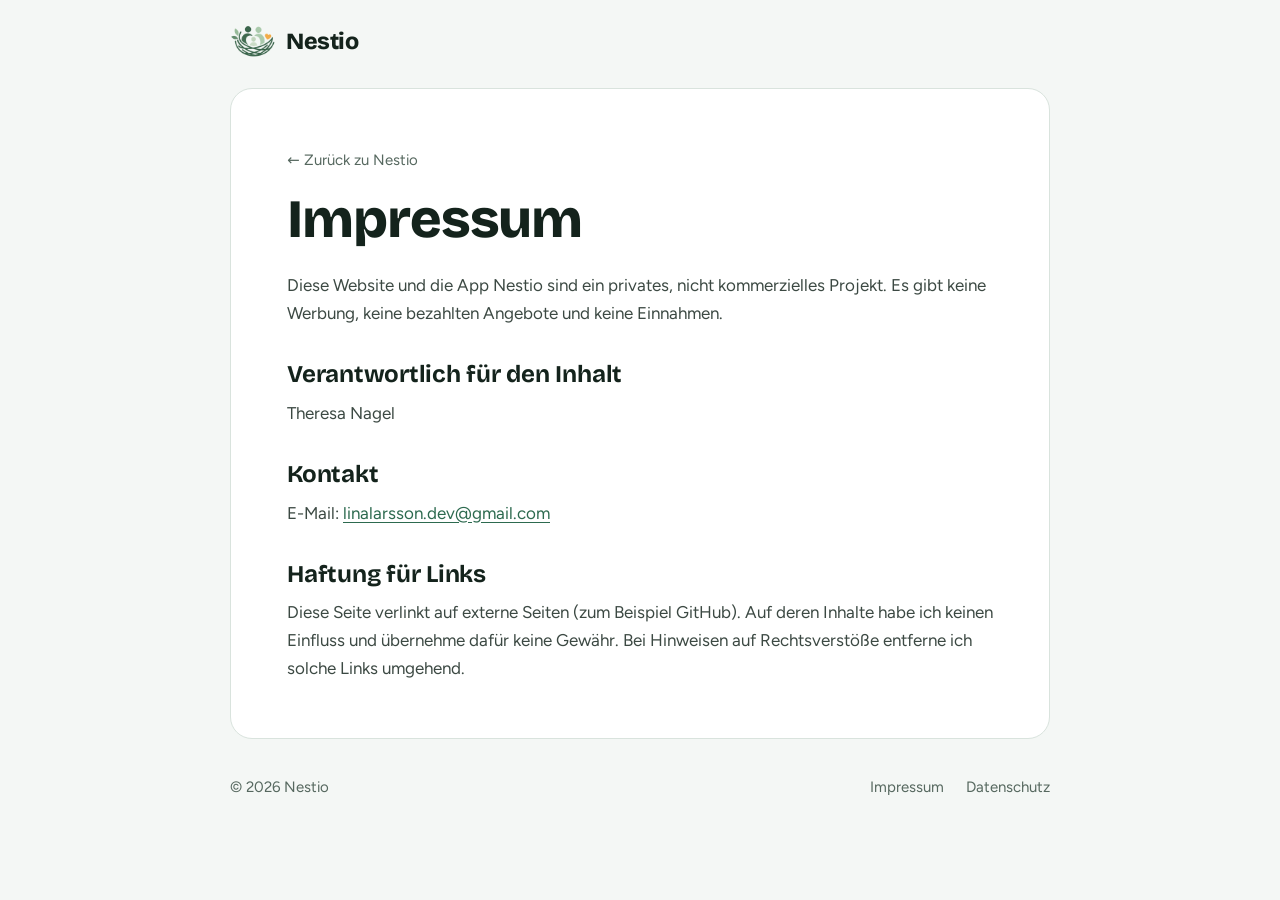
<file: docs/impressum.html>
<!doctype html>
<html lang="de">
<head>
<meta charset="utf-8">
<meta name="viewport" content="width=device-width, initial-scale=1">
<title>Impressum – Nestio</title>
<meta name="description" content="Impressum der Website und App Nestio">
<meta name="robots" content="noindex">
<link rel="icon" href="assets/logo.png">
<link rel="stylesheet" href="assets/fonts.css">
<style>
:root { --bg:#F4F7F5; --surface:#FFFFFF; --ink:#14231C; --muted:#56685F; --line:#D9E3DD; --green:#2D6A4F; --pale:#E3F1E9; --f-display:"Bricolage Grotesque","Avenir Next","Segoe UI",system-ui,sans-serif; --f-body:"Figtree","Segoe UI",system-ui,-apple-system,sans-serif; color-scheme: light; }
@media (prefers-color-scheme: dark) { :root { --bg:#0D1311; --surface:#161E1A; --ink:#ECF2EE; --muted:#A2B3AA; --line:#26332D; --green:#5CBF90; --pale:#17271F; color-scheme: dark; } }
* { box-sizing: border-box; margin: 0; padding: 0; }
html { -webkit-text-size-adjust: 100%; }
body { background: var(--bg); color: var(--ink); font: 400 17px/1.65 var(--f-body); -webkit-font-smoothing: antialiased; }
a { color: var(--green); text-underline-offset: 3px; }
:focus-visible { outline: 2px solid var(--green); outline-offset: 3px; border-radius: 6px; }
.wrap { width: min(820px, 100% - 32px); margin: 0 auto; }
header.top { padding: 22px 0; }
.brand { display: inline-flex; align-items: center; gap: 10px; text-decoration: none; color: var(--ink); font-family: var(--f-display); font-weight: 800; font-size: 1.45rem; letter-spacing: -.02em; }
.doc { background: var(--surface); border: 1px solid var(--line); border-radius: 22px; padding: clamp(24px, 6vw, 56px); }
.back { display: inline-block; margin-bottom: 18px; color: var(--muted); font-size: 15px; text-decoration: none; }
.back:hover { color: var(--ink); }
h1 { font-family: var(--f-display); font-weight: 800; letter-spacing: -.02em; line-height: 1.08; font-size: clamp(34px, 7vw, 54px); margin-bottom: 22px; }
h2 { font-family: var(--f-display); font-weight: 700; letter-spacing: -.01em; line-height: 1.15; font-size: 1.5rem; margin: 34px 0 6px; }
h3 { font-family: var(--f-display); font-weight: 700; font-size: 1.12rem; margin: 22px 0 2px; }
p, li { color: color-mix(in srgb, var(--ink) 82%, var(--bg)); margin-top: 10px; }
ul { padding-left: 22px; }
.stand { color: var(--muted); font-size: 15px; margin-top: 36px; }
footer { padding: 36px 0 48px; color: var(--muted); font-size: 15px; }
footer .wrap { display: flex; flex-wrap: wrap; justify-content: space-between; gap: 10px 24px; }
footer nav { display: flex; gap: 22px; }
footer a { color: inherit; text-decoration: none; } footer a:hover { color: var(--ink); }
</style>
</head>
<body>
<!-- Rechtsseite von Hand gepflegt, nicht von build-topics.py erzeugt. -->
<div class="wrap">
  <header class="top"><a class="brand" href="index.html"><img src="assets/logo.png" alt="" width="46" height="34">Nestio</a></header>
  <main>
    <article class="doc">
      <a class="back" href="index.html">← Zurück zu Nestio</a>
      <h1>Impressum</h1>
      <p>Diese Website und die App Nestio sind ein privates, nicht kommerzielles Projekt. Es gibt keine Werbung, keine bezahlten Angebote und keine Einnahmen.</p>
      <h2>Verantwortlich für den Inhalt</h2>
      <p>Theresa Nagel</p>
      <h2>Kontakt</h2>
      <p>E-Mail: <a href="mailto:linalarsson.dev@gmail.com">linalarsson.dev@gmail.com</a></p>
      <h2>Haftung für Links</h2>
      <p>Diese Seite verlinkt auf externe Seiten (zum Beispiel GitHub). Auf deren Inhalte habe ich keinen Einfluss und übernehme dafür keine Gewähr. Bei Hinweisen auf Rechtsverstöße entferne ich solche Links umgehend.</p>
    </article>
  </main>
</div>
<footer>
  <div class="wrap">
    <span>© <span id="y">2026</span> Nestio</span>
    <nav aria-label="Rechtliches"><a href="impressum.html">Impressum</a><a href="datenschutz.html">Datenschutz</a></nav>
  </div>
</footer>
<script>document.getElementById("y").textContent = new Date().getFullYear();</script>
</body>
</html>
</file>
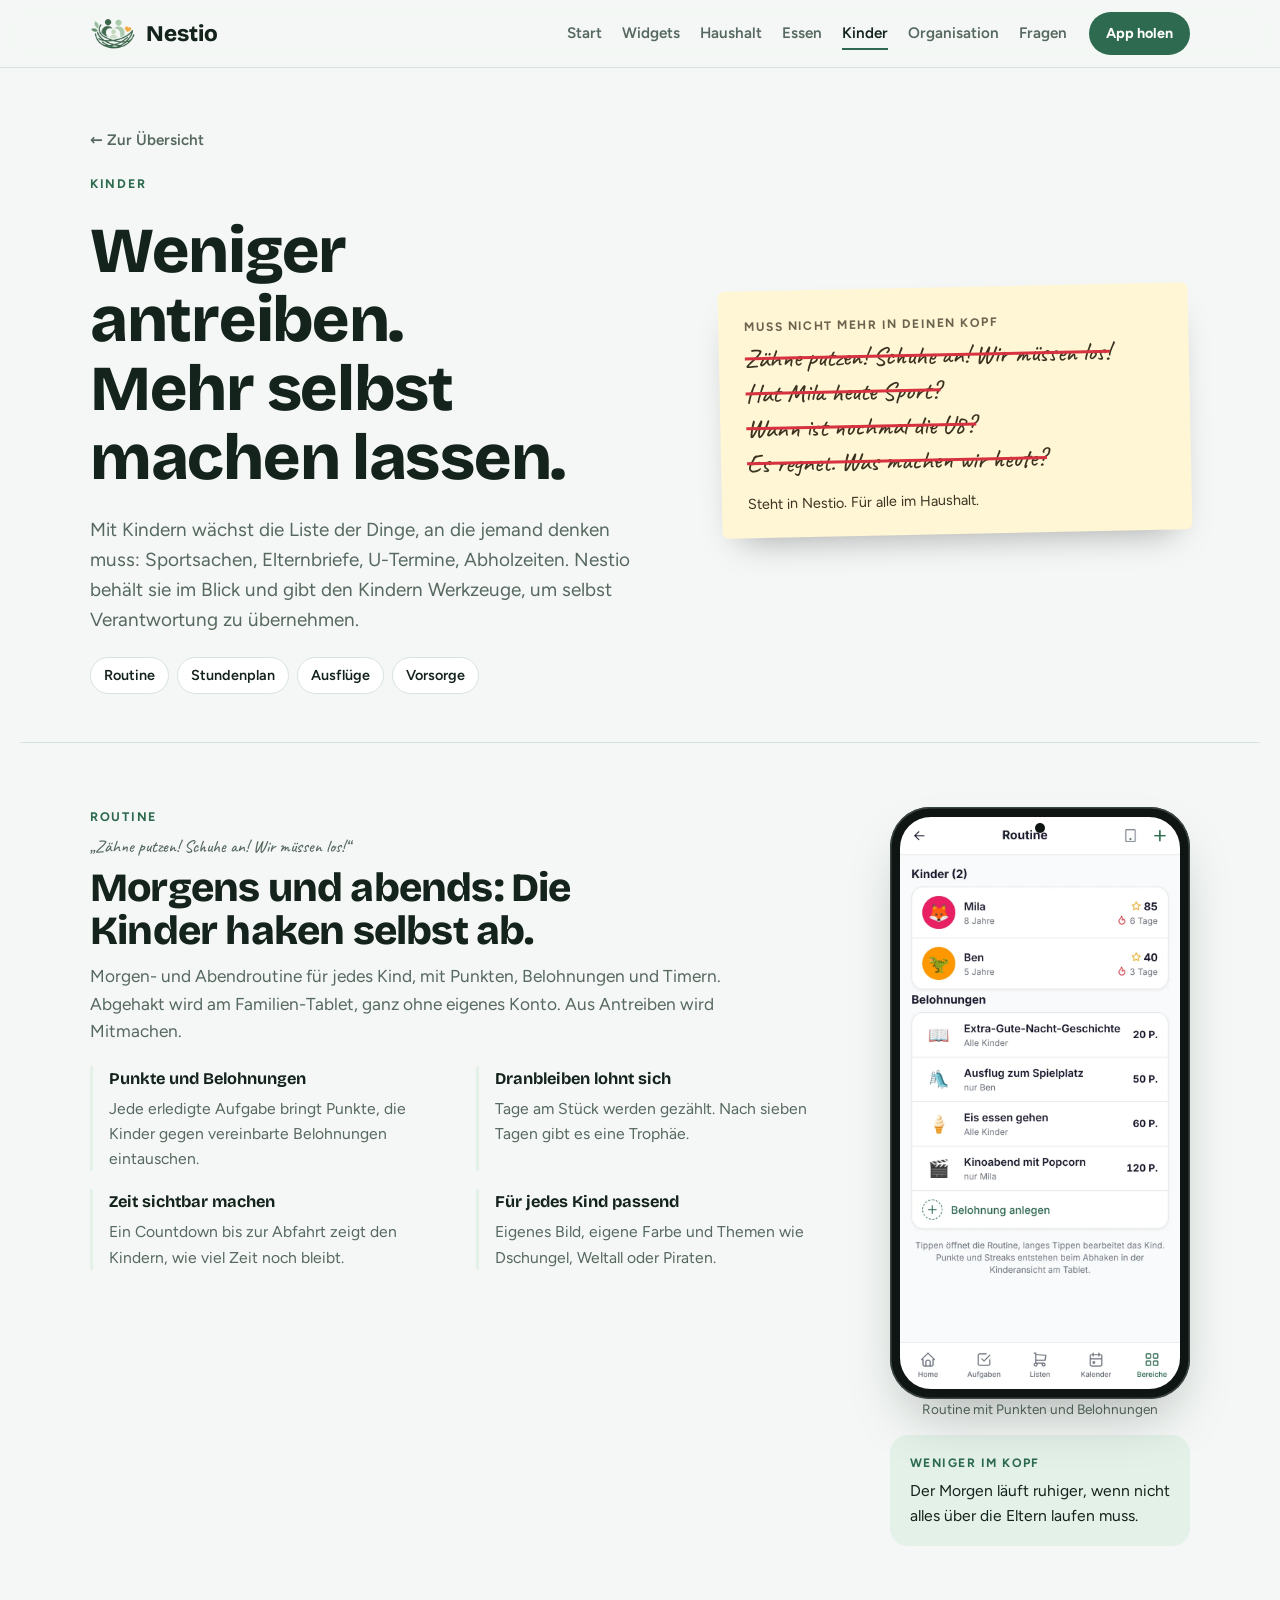
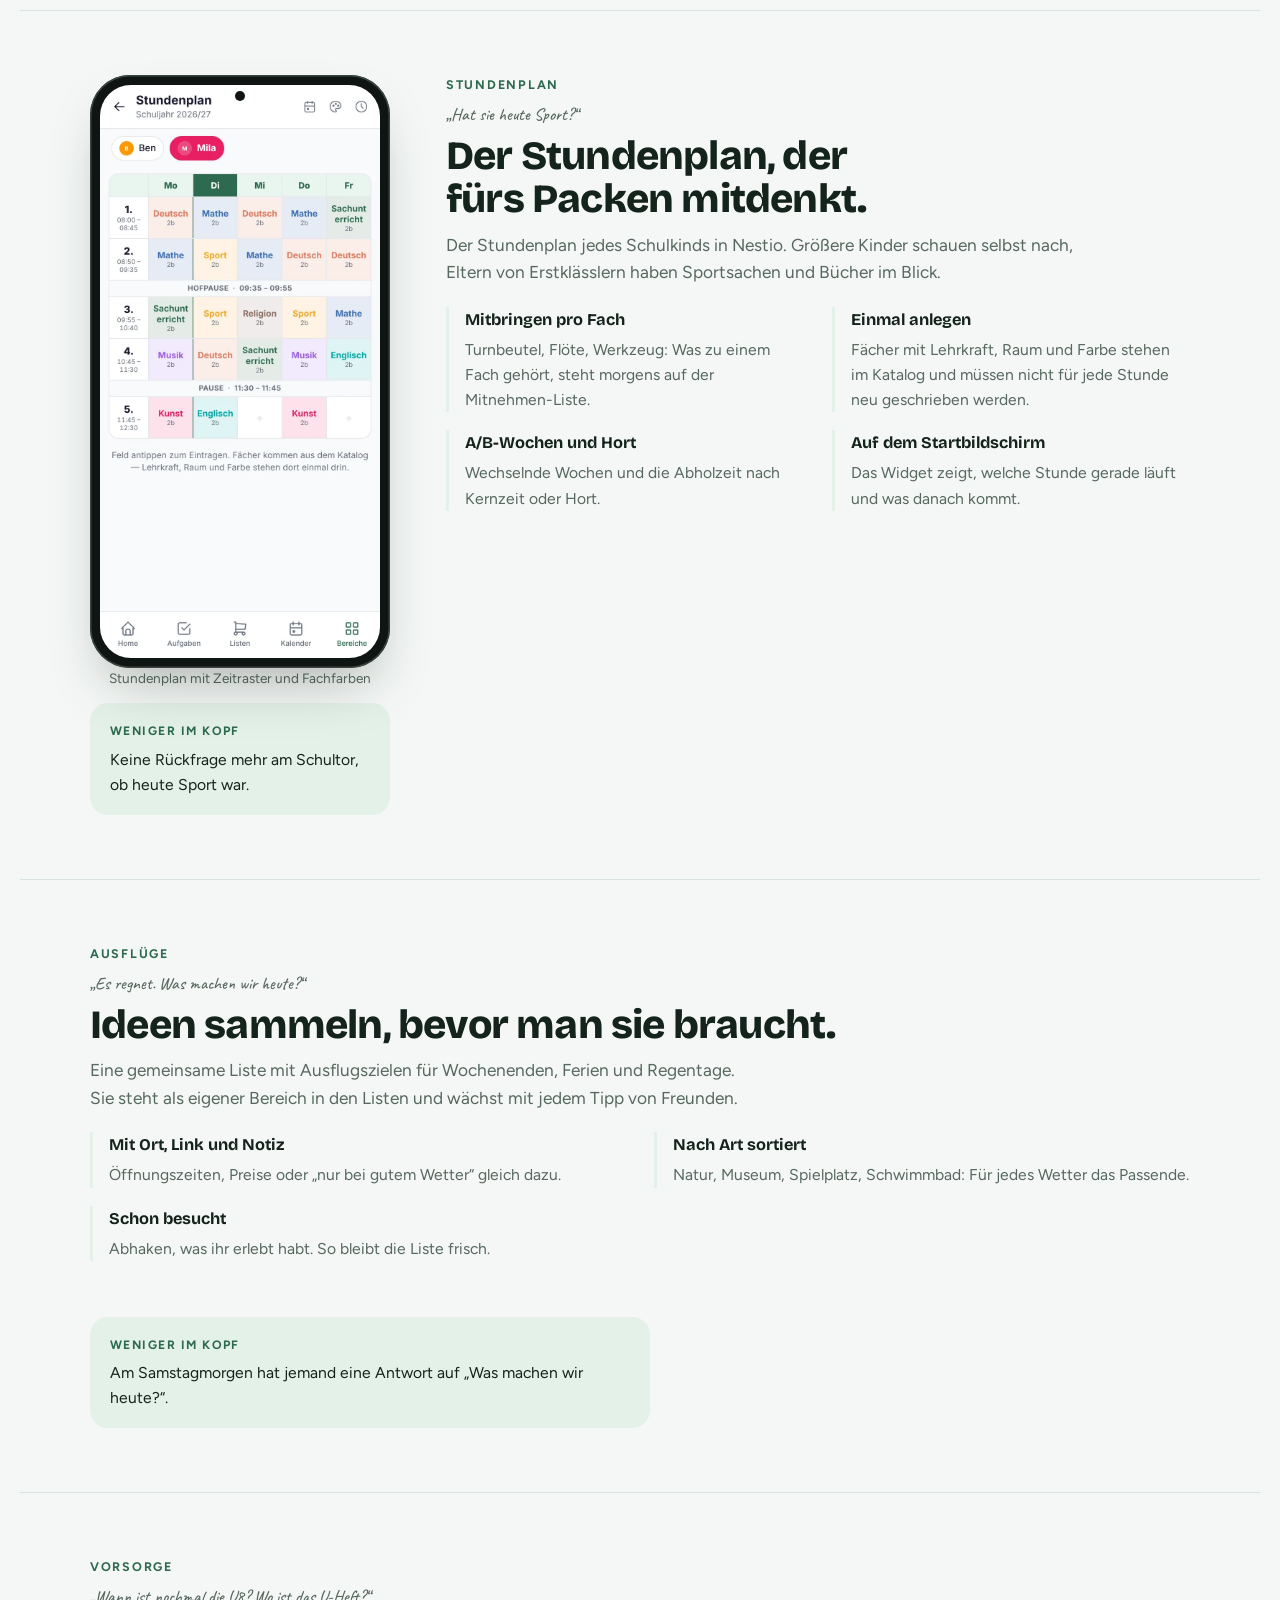
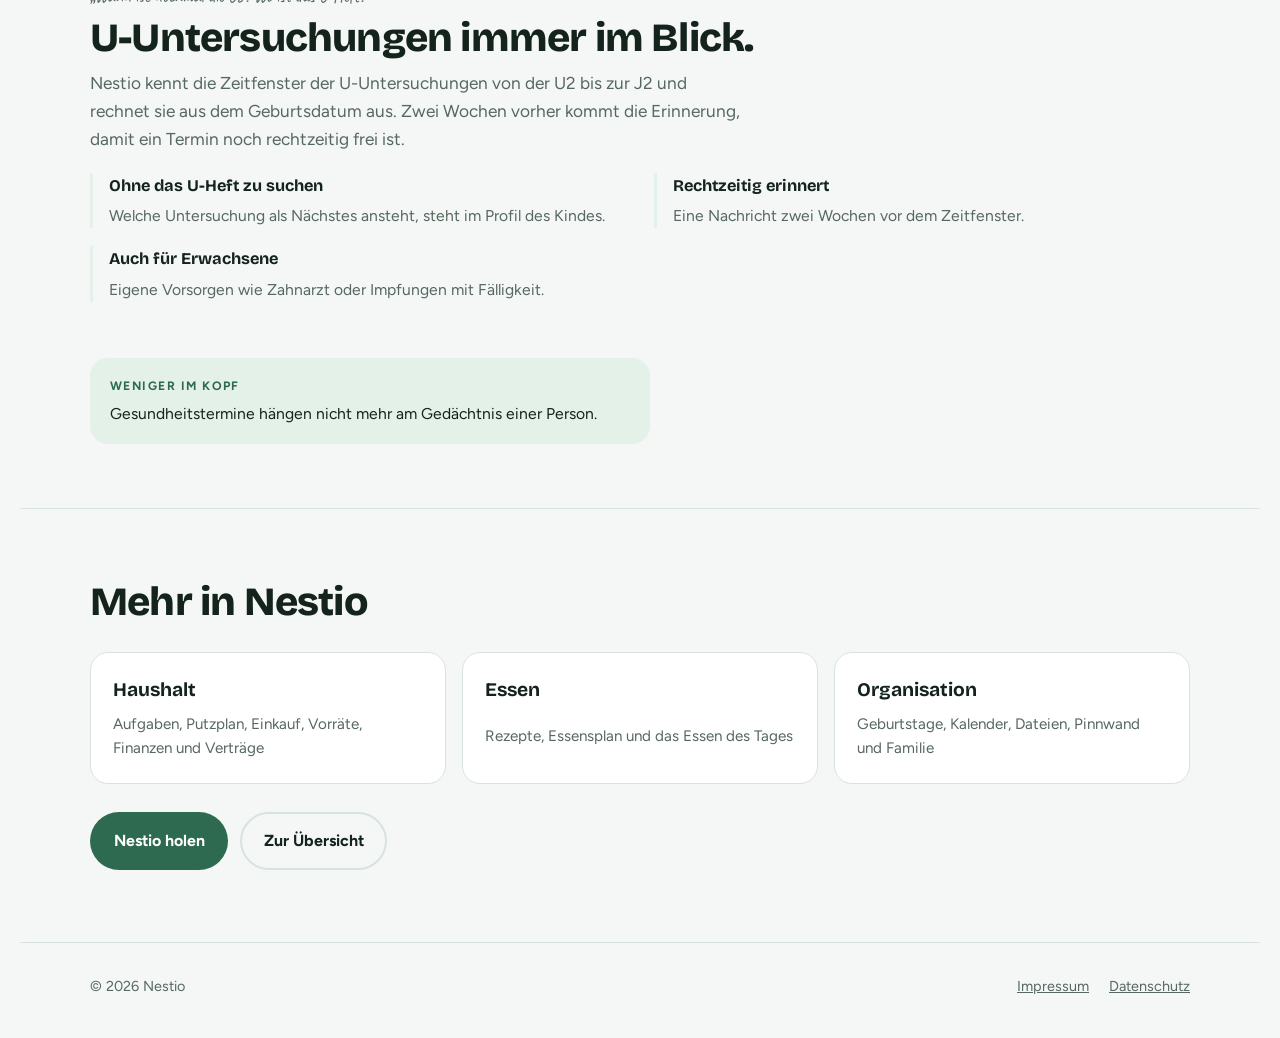
<file: docs/kinder.html>
<!doctype html>
<html lang="de">
<head>
<meta charset="utf-8">
<meta name="viewport" content="width=device-width, initial-scale=1, viewport-fit=cover">
<title>Nestio: Kinder</title>
<meta name="description" content="Kinderroutine mit Punkten, Stundenplan, Ausflugsideen und U-Untersuchungen: Nestio entlastet Eltern und lässt Kinder mehr selbst machen.">
<link rel="icon" href="assets/logo.png">
<link rel="stylesheet" href="assets/fonts.css">
<link rel="stylesheet" href="assets/thema.css">
</head>
<body>
<header class="nav">
  <div class="wrap">
    <a class="brand" href="index.html"><img src="assets/logo.png" alt="" width="46" height="34">Nestio</a>
    <nav class="nav-links" aria-label="Hauptnavigation">
      <a href="index.html#top">Start</a>
      <a href="index.html#widgets">Widgets</a>
      <a href="haushalt.html">Haushalt</a>
      <a href="essen.html">Essen</a>
      <a href="kinder.html" aria-current="page">Kinder</a>
      <a href="organisation.html">Organisation</a>
      <a href="index.html#faq">Fragen</a>
    </nav>
    <details class="menu">
      <summary aria-label="Menü"><svg viewBox="0 0 24 24" fill="none" stroke="currentColor" stroke-width="2" stroke-linecap="round" aria-hidden="true"><path d="M4 7h16M4 12h16M4 17h16"/></svg></summary>
      <nav class="menu-panel" aria-label="Menü">
        <a href="index.html#top">Start</a>
        <a href="index.html#widgets">Widgets</a>
        <a href="haushalt.html">Haushalt</a>
        <a href="essen.html">Essen</a>
        <a href="kinder.html" aria-current="page">Kinder</a>
        <a href="organisation.html">Organisation</a>
        <a href="index.html#faq">Fragen</a>
      </nav>
    </details>
    <a class="btn btn-primary" href="index.html#download">App holen</a>
  </div>
</header>

<main>
<section class="topic-hero">
  <div class="wrap">
    <div class="copy">
      <a class="back" href="index.html">← Zur Übersicht</a>
      <span class="eyebrow">Kinder</span>
      <h1>Weniger antreiben. Mehr selbst machen lassen.</h1>
      <p class="lede">Mit Kindern wächst die Liste der Dinge, an die jemand denken muss: Sportsachen, Elternbriefe, U-Termine, Abholzeiten. Nestio behält sie im Blick und gibt den Kindern Werkzeuge, um selbst Verantwortung zu übernehmen.</p>
      <nav class="jump" aria-label="Bereiche auf dieser Seite">
          <a href="#routine">Routine</a>
          <a href="#stundenplan">Stundenplan</a>
          <a href="#ausfluege">Ausflüge</a>
          <a href="#vorsorge">Vorsorge</a>
      </nav>
    </div>
    <div class="mental" aria-label="Gedanken, die Nestio dir abnimmt">
      <b>Muss nicht mehr in deinen Kopf</b>
      <ul>
          <li style="--i:0">Zähne putzen! Schuhe an! Wir müssen los!</li>
          <li style="--i:1">Hat Mila heute Sport?</li>
          <li style="--i:2">Wann ist nochmal die U8?</li>
          <li style="--i:3">Es regnet. Was machen wir heute?</li>
      </ul>
      <p class="foot">Steht in Nestio. Für alle im Haushalt.</p>
    </div>
  </div>
</section>

<section class="feature" id="routine">
  <div class="wrap">
    <div class="body">
      <div class="head">
        <span class="eyebrow">Routine</span>
        <p class="thought">Zähne putzen! Schuhe an! Wir müssen los!</p>
        <h2>Morgens und abends: Die Kinder haken selbst ab.</h2>
        <p>Morgen- und Abendroutine für jedes Kind, mit Punkten, Belohnungen und Timern. Abgehakt wird am Familien-Tablet, ganz ohne eigenes Konto. Aus Antreiben wird Mitmachen.</p>
      </div>
      <ul class="points">
          <li><b>Punkte und Belohnungen</b><span>Jede erledigte Aufgabe bringt Punkte, die Kinder gegen vereinbarte Belohnungen eintauschen.</span></li>
          <li><b>Dranbleiben lohnt sich</b><span>Tage am Stück werden gezählt. Nach sieben Tagen gibt es eine Trophäe.</span></li>
          <li><b>Zeit sichtbar machen</b><span>Ein Countdown bis zur Abfahrt zeigt den Kindern, wie viel Zeit noch bleibt.</span></li>
          <li><b>Für jedes Kind passend</b><span>Eigenes Bild, eigene Farbe und Themen wie Dschungel, Weltall oder Piraten.</span></li>
      </ul>
    </div>
    <div class="side">
      <figure>
        <div class="phone"><div class="screen"><img src="assets/screens/routine.webp" alt="Kinderroutine in Nestio mit Punkten, Tagen am Stück und Belohnungen" width="390" height="797" loading="lazy"></div></div>
        <figcaption>Routine mit Punkten und Belohnungen</figcaption>
      </figure>
      <div class="relief"><b>Weniger im Kopf</b><p>Der Morgen läuft ruhiger, wenn nicht alles über die Eltern laufen muss.</p></div>
    </div>
  </div>
</section>
<section class="feature flip" id="stundenplan">
  <div class="wrap">
    <div class="body">
      <div class="head">
        <span class="eyebrow">Stundenplan</span>
        <p class="thought">Hat sie heute Sport?</p>
        <h2>Der Stundenplan, der fürs Packen mitdenkt.</h2>
        <p>Der Stundenplan jedes Schulkinds in Nestio. Größere Kinder schauen selbst nach, Eltern von Erstklässlern haben Sportsachen und Bücher im Blick.</p>
      </div>
      <ul class="points">
          <li><b>Mitbringen pro Fach</b><span>Turnbeutel, Flöte, Werkzeug: Was zu einem Fach gehört, steht morgens auf der Mitnehmen-Liste.</span></li>
          <li><b>Einmal anlegen</b><span>Fächer mit Lehrkraft, Raum und Farbe stehen im Katalog und müssen nicht für jede Stunde neu geschrieben werden.</span></li>
          <li><b>A/B-Wochen und Hort</b><span>Wechselnde Wochen und die Abholzeit nach Kernzeit oder Hort.</span></li>
          <li><b>Auf dem Startbildschirm</b><span>Das Widget zeigt, welche Stunde gerade läuft und was danach kommt.</span></li>
      </ul>
    </div>
    <div class="side">
      <figure>
        <div class="phone"><div class="screen"><img src="assets/screens/schedule.webp" alt="Stundenplan der Klasse 2b mit farbigen Fächern" width="390" height="797" loading="lazy"></div></div>
        <figcaption>Stundenplan mit Zeitraster und Fachfarben</figcaption>
      </figure>
      <div class="relief"><b>Weniger im Kopf</b><p>Keine Rückfrage mehr am Schultor, ob heute Sport war.</p></div>
    </div>
  </div>
</section>
<section class="feature noshot" id="ausfluege">
  <div class="wrap">
    <div class="body">
      <div class="head">
        <span class="eyebrow">Ausflüge</span>
        <p class="thought">Es regnet. Was machen wir heute?</p>
        <h2>Ideen sammeln, bevor man sie braucht.</h2>
        <p>Eine gemeinsame Liste mit Ausflugszielen für Wochenenden, Ferien und Regentage. Sie steht als eigener Bereich in den Listen und wächst mit jedem Tipp von Freunden.</p>
      </div>
      <ul class="points">
          <li><b>Mit Ort, Link und Notiz</b><span>Öffnungszeiten, Preise oder „nur bei gutem Wetter“ gleich dazu.</span></li>
          <li><b>Nach Art sortiert</b><span>Natur, Museum, Spielplatz, Schwimmbad: Für jedes Wetter das Passende.</span></li>
          <li><b>Schon besucht</b><span>Abhaken, was ihr erlebt habt. So bleibt die Liste frisch.</span></li>
      </ul>
    </div>
    <div class="side">
      <div class="relief"><b>Weniger im Kopf</b><p>Am Samstagmorgen hat jemand eine Antwort auf „Was machen wir heute?“.</p></div>
    </div>
  </div>
</section>
<section class="feature noshot" id="vorsorge">
  <div class="wrap">
    <div class="body">
      <div class="head">
        <span class="eyebrow">Vorsorge</span>
        <p class="thought">Wann ist nochmal die U8? Wo ist das U-Heft?</p>
        <h2>U-Untersuchungen immer im Blick.</h2>
        <p>Nestio kennt die Zeitfenster der U-Untersuchungen von der U2 bis zur J2 und rechnet sie aus dem Geburtsdatum aus. Zwei Wochen vorher kommt die Erinnerung, damit ein Termin noch rechtzeitig frei ist.</p>
      </div>
      <ul class="points">
          <li><b>Ohne das U-Heft zu suchen</b><span>Welche Untersuchung als Nächstes ansteht, steht im Profil des Kindes.</span></li>
          <li><b>Rechtzeitig erinnert</b><span>Eine Nachricht zwei Wochen vor dem Zeitfenster.</span></li>
          <li><b>Auch für Erwachsene</b><span>Eigene Vorsorgen wie Zahnarzt oder Impfungen mit Fälligkeit.</span></li>
      </ul>
    </div>
    <div class="side">
      <div class="relief"><b>Weniger im Kopf</b><p>Gesundheitstermine hängen nicht mehr am Gedächtnis einer Person.</p></div>
    </div>
  </div>
</section>

<section class="more">
  <div class="wrap">
    <h2>Mehr in Nestio</h2>
    <div class="topics">
      <a href="haushalt.html"><b>Haushalt</b><span>Aufgaben, Putzplan, Einkauf, Vorräte, Finanzen und Verträge</span></a>
      <a href="essen.html"><b>Essen</b><span>Rezepte, Essensplan und das Essen des Tages</span></a>
      <a href="organisation.html"><b>Organisation</b><span>Geburtstage, Kalender, Dateien, Pinnwand und Familie</span></a>
    </div>
    <div class="cta">
      <a class="btn btn-primary" href="index.html#download">Nestio holen</a>
      <a class="btn btn-ghost" href="index.html">Zur Übersicht</a>
    </div>
  </div>
</section>
</main>

<footer>
  <div class="wrap">
    <span>© 2026 Nestio</span>
    <nav aria-label="Rechtliches">
      <a href="impressum.html">Impressum</a>
      <a href="datenschutz.html">Datenschutz</a>
    </nav>
  </div>
</footer>

<!-- Besucherzählung mit GoatCounter (cookielos), siehe datenschutz.html. -->
<script data-goatcounter="https://nestio.goatcounter.com/count" async src="https://gc.zgo.at/count.js"></script>
</body>
</html>
</file>
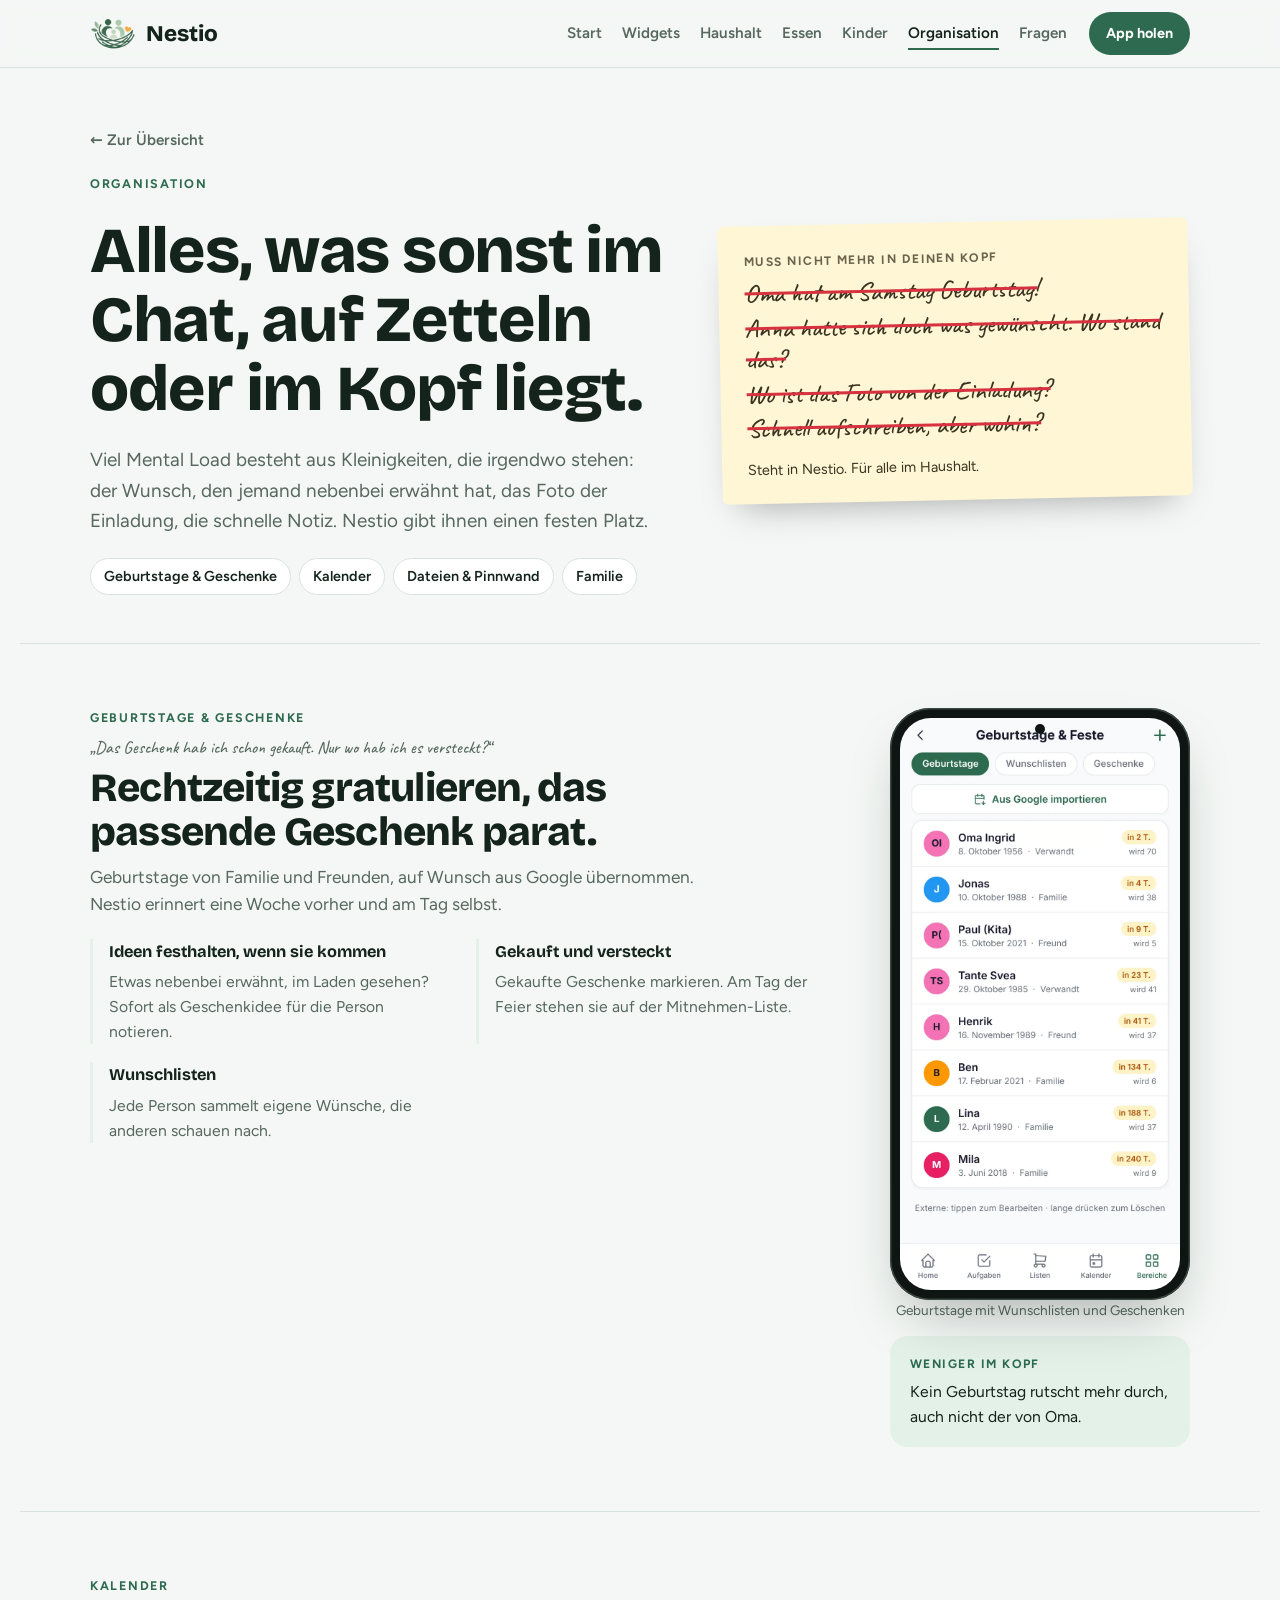
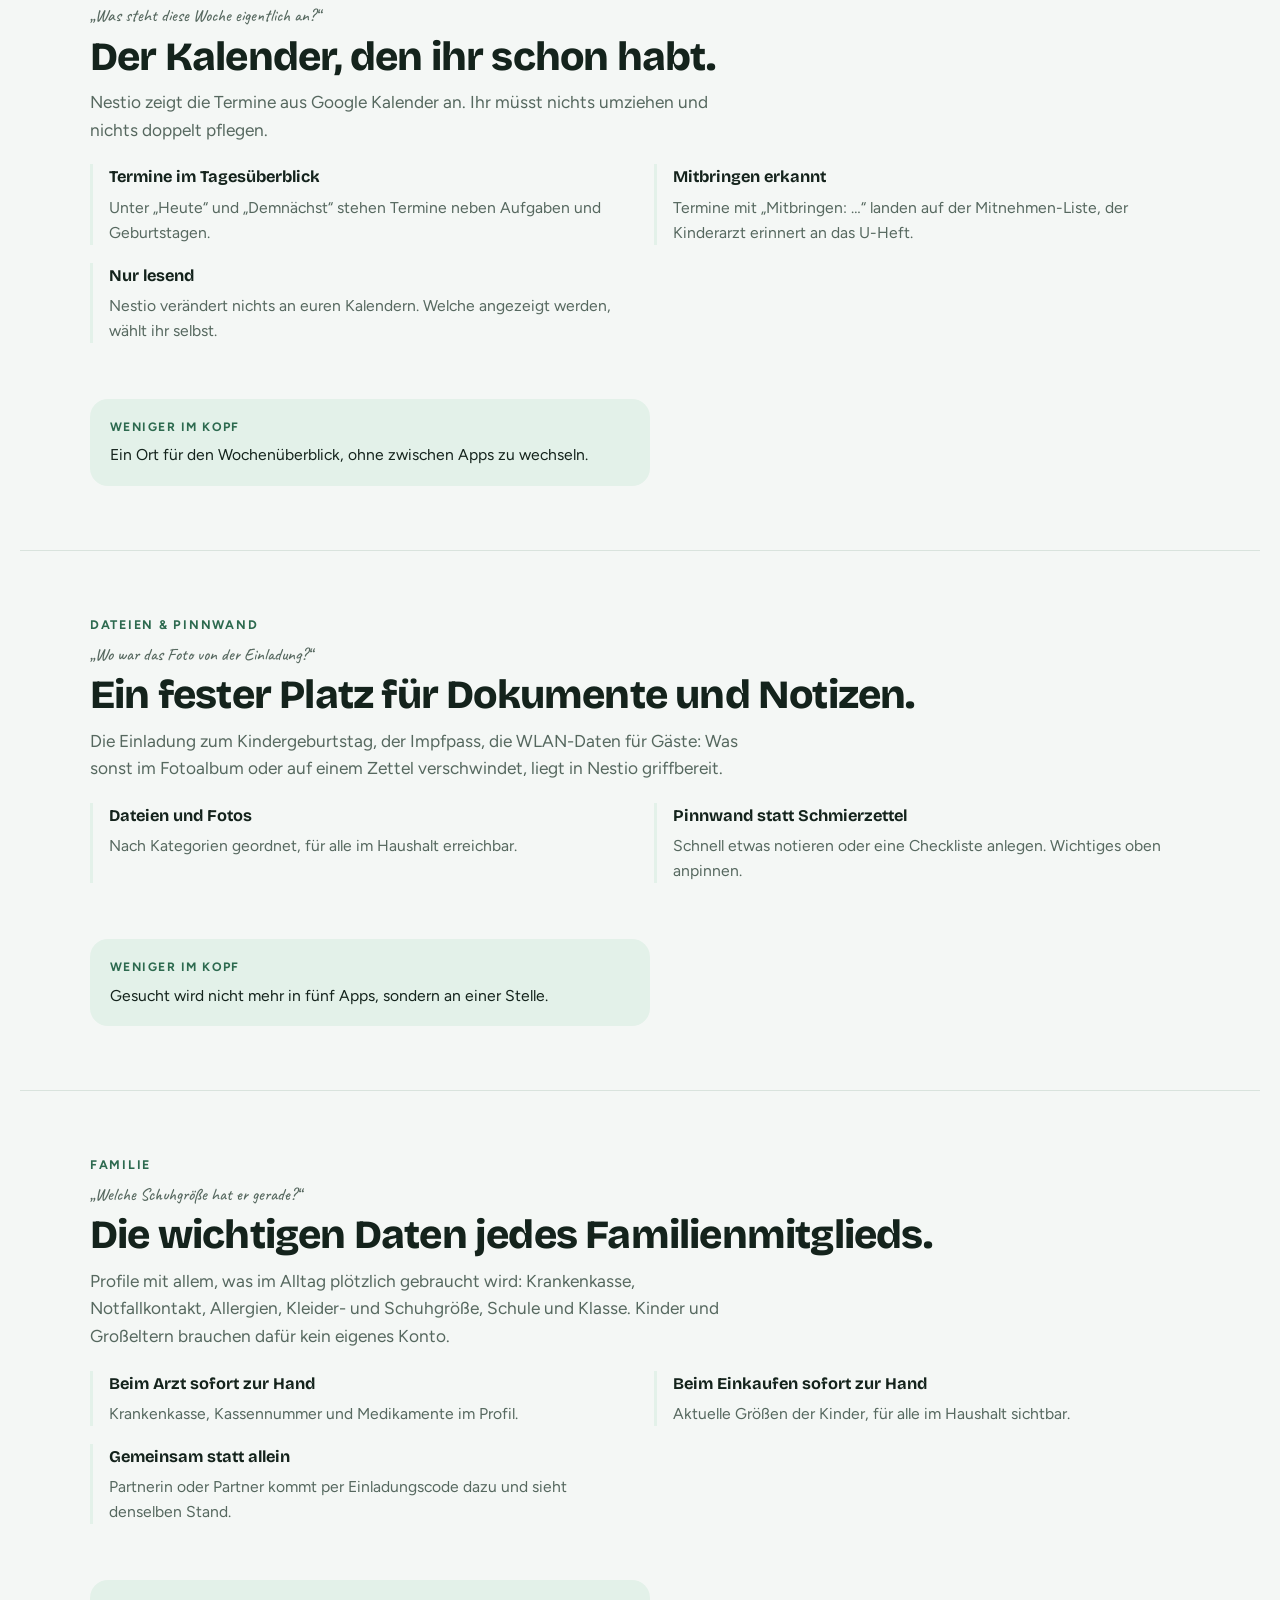
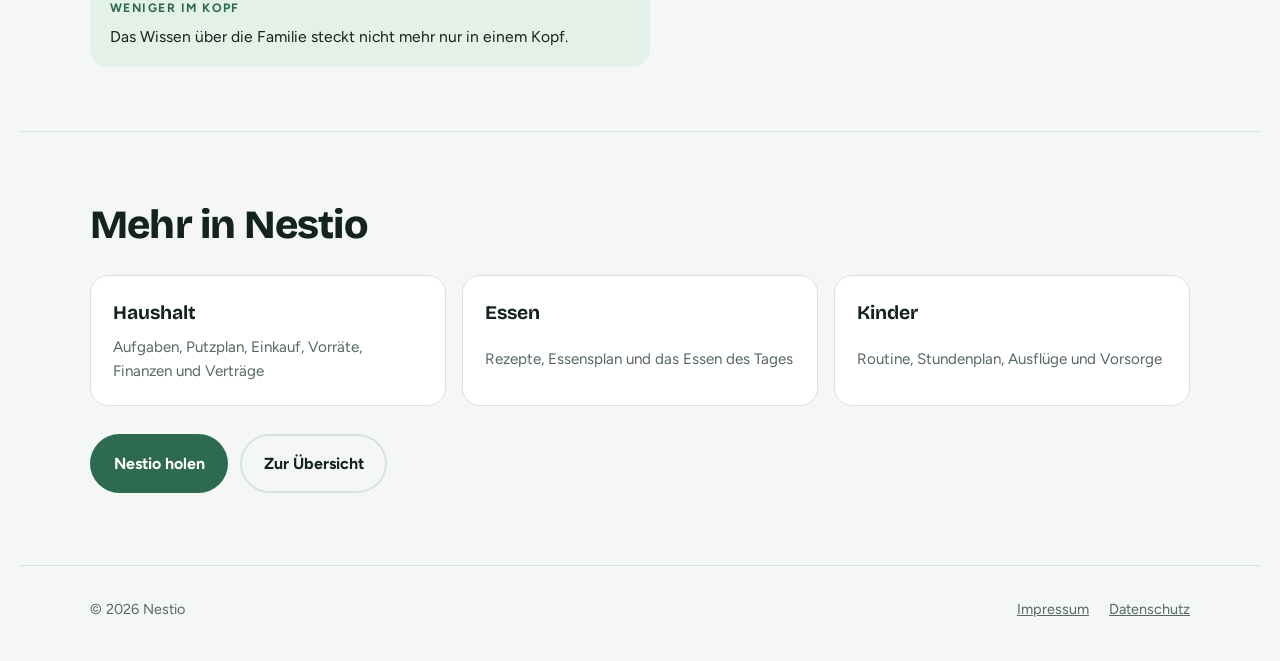
<file: docs/organisation.html>
<!doctype html>
<html lang="de">
<head>
<meta charset="utf-8">
<meta name="viewport" content="width=device-width, initial-scale=1, viewport-fit=cover">
<title>Nestio: Organisation</title>
<meta name="description" content="Geburtstage, Geschenkideen, Kalender, Dokumente und Notizen: Nestio sammelt, was sonst in Chats, auf Zetteln und im Kopf verstreut ist.">
<link rel="icon" href="assets/logo.png">
<link rel="stylesheet" href="assets/fonts.css">
<link rel="stylesheet" href="assets/thema.css">
</head>
<body>
<header class="nav">
  <div class="wrap">
    <a class="brand" href="index.html"><img src="assets/logo.png" alt="" width="46" height="34">Nestio</a>
    <nav class="nav-links" aria-label="Hauptnavigation">
      <a href="index.html#top">Start</a>
      <a href="index.html#widgets">Widgets</a>
      <a href="haushalt.html">Haushalt</a>
      <a href="essen.html">Essen</a>
      <a href="kinder.html">Kinder</a>
      <a href="organisation.html" aria-current="page">Organisation</a>
      <a href="index.html#faq">Fragen</a>
    </nav>
    <details class="menu">
      <summary aria-label="Menü"><svg viewBox="0 0 24 24" fill="none" stroke="currentColor" stroke-width="2" stroke-linecap="round" aria-hidden="true"><path d="M4 7h16M4 12h16M4 17h16"/></svg></summary>
      <nav class="menu-panel" aria-label="Menü">
        <a href="index.html#top">Start</a>
        <a href="index.html#widgets">Widgets</a>
        <a href="haushalt.html">Haushalt</a>
        <a href="essen.html">Essen</a>
        <a href="kinder.html">Kinder</a>
        <a href="organisation.html" aria-current="page">Organisation</a>
        <a href="index.html#faq">Fragen</a>
      </nav>
    </details>
    <a class="btn btn-primary" href="index.html#download">App holen</a>
  </div>
</header>

<main>
<section class="topic-hero">
  <div class="wrap">
    <div class="copy">
      <a class="back" href="index.html">← Zur Übersicht</a>
      <span class="eyebrow">Organisation</span>
      <h1>Alles, was sonst im Chat, auf Zetteln oder im Kopf liegt.</h1>
      <p class="lede">Viel Mental Load besteht aus Kleinigkeiten, die irgendwo stehen: der Wunsch, den jemand nebenbei erwähnt hat, das Foto der Einladung, die schnelle Notiz. Nestio gibt ihnen einen festen Platz.</p>
      <nav class="jump" aria-label="Bereiche auf dieser Seite">
          <a href="#geburtstage">Geburtstage &amp; Geschenke</a>
          <a href="#kalender">Kalender</a>
          <a href="#dateien">Dateien &amp; Pinnwand</a>
          <a href="#familie">Familie</a>
      </nav>
    </div>
    <div class="mental" aria-label="Gedanken, die Nestio dir abnimmt">
      <b>Muss nicht mehr in deinen Kopf</b>
      <ul>
          <li style="--i:0">Oma hat am Samstag Geburtstag!</li>
          <li style="--i:1">Anna hatte sich doch was gewünscht. Wo stand das?</li>
          <li style="--i:2">Wo ist das Foto von der Einladung?</li>
          <li style="--i:3">Schnell aufschreiben, aber wohin?</li>
      </ul>
      <p class="foot">Steht in Nestio. Für alle im Haushalt.</p>
    </div>
  </div>
</section>

<section class="feature" id="geburtstage">
  <div class="wrap">
    <div class="body">
      <div class="head">
        <span class="eyebrow">Geburtstage &amp; Geschenke</span>
        <p class="thought">Das Geschenk hab ich schon gekauft. Nur wo hab ich es versteckt?</p>
        <h2>Rechtzeitig gratulieren, das passende Geschenk parat.</h2>
        <p>Geburtstage von Familie und Freunden, auf Wunsch aus Google übernommen. Nestio erinnert eine Woche vorher und am Tag selbst.</p>
      </div>
      <ul class="points">
          <li><b>Ideen festhalten, wenn sie kommen</b><span>Etwas nebenbei erwähnt, im Laden gesehen? Sofort als Geschenkidee für die Person notieren.</span></li>
          <li><b>Gekauft und versteckt</b><span>Gekaufte Geschenke markieren. Am Tag der Feier stehen sie auf der Mitnehmen-Liste.</span></li>
          <li><b>Wunschlisten</b><span>Jede Person sammelt eigene Wünsche, die anderen schauen nach.</span></li>
      </ul>
    </div>
    <div class="side">
      <figure>
        <div class="phone"><div class="screen"><img src="assets/screens/birthdays.webp" alt="Geburtstagsliste in Nestio mit Tagen bis zum nächsten Geburtstag" width="390" height="797" loading="lazy"></div></div>
        <figcaption>Geburtstage mit Wunschlisten und Geschenken</figcaption>
      </figure>
      <div class="relief"><b>Weniger im Kopf</b><p>Kein Geburtstag rutscht mehr durch, auch nicht der von Oma.</p></div>
    </div>
  </div>
</section>
<section class="feature noshot" id="kalender">
  <div class="wrap">
    <div class="body">
      <div class="head">
        <span class="eyebrow">Kalender</span>
        <p class="thought">Was steht diese Woche eigentlich an?</p>
        <h2>Der Kalender, den ihr schon habt.</h2>
        <p>Nestio zeigt die Termine aus Google Kalender an. Ihr müsst nichts umziehen und nichts doppelt pflegen.</p>
      </div>
      <ul class="points">
          <li><b>Termine im Tagesüberblick</b><span>Unter „Heute“ und „Demnächst“ stehen Termine neben Aufgaben und Geburtstagen.</span></li>
          <li><b>Mitbringen erkannt</b><span>Termine mit „Mitbringen: …“ landen auf der Mitnehmen-Liste, der Kinderarzt erinnert an das U-Heft.</span></li>
          <li><b>Nur lesend</b><span>Nestio verändert nichts an euren Kalendern. Welche angezeigt werden, wählt ihr selbst.</span></li>
      </ul>
    </div>
    <div class="side">
      <div class="relief"><b>Weniger im Kopf</b><p>Ein Ort für den Wochenüberblick, ohne zwischen Apps zu wechseln.</p></div>
    </div>
  </div>
</section>
<section class="feature noshot" id="dateien">
  <div class="wrap">
    <div class="body">
      <div class="head">
        <span class="eyebrow">Dateien &amp; Pinnwand</span>
        <p class="thought">Wo war das Foto von der Einladung?</p>
        <h2>Ein fester Platz für Dokumente und Notizen.</h2>
        <p>Die Einladung zum Kindergeburtstag, der Impfpass, die WLAN-Daten für Gäste: Was sonst im Fotoalbum oder auf einem Zettel verschwindet, liegt in Nestio griffbereit.</p>
      </div>
      <ul class="points">
          <li><b>Dateien und Fotos</b><span>Nach Kategorien geordnet, für alle im Haushalt erreichbar.</span></li>
          <li><b>Pinnwand statt Schmierzettel</b><span>Schnell etwas notieren oder eine Checkliste anlegen. Wichtiges oben anpinnen.</span></li>
      </ul>
    </div>
    <div class="side">
      <div class="relief"><b>Weniger im Kopf</b><p>Gesucht wird nicht mehr in fünf Apps, sondern an einer Stelle.</p></div>
    </div>
  </div>
</section>
<section class="feature noshot" id="familie">
  <div class="wrap">
    <div class="body">
      <div class="head">
        <span class="eyebrow">Familie</span>
        <p class="thought">Welche Schuhgröße hat er gerade?</p>
        <h2>Die wichtigen Daten jedes Familienmitglieds.</h2>
        <p>Profile mit allem, was im Alltag plötzlich gebraucht wird: Krankenkasse, Notfallkontakt, Allergien, Kleider- und Schuhgröße, Schule und Klasse. Kinder und Großeltern brauchen dafür kein eigenes Konto.</p>
      </div>
      <ul class="points">
          <li><b>Beim Arzt sofort zur Hand</b><span>Krankenkasse, Kassennummer und Medikamente im Profil.</span></li>
          <li><b>Beim Einkaufen sofort zur Hand</b><span>Aktuelle Größen der Kinder, für alle im Haushalt sichtbar.</span></li>
          <li><b>Gemeinsam statt allein</b><span>Partnerin oder Partner kommt per Einladungscode dazu und sieht denselben Stand.</span></li>
      </ul>
    </div>
    <div class="side">
      <div class="relief"><b>Weniger im Kopf</b><p>Das Wissen über die Familie steckt nicht mehr nur in einem Kopf.</p></div>
    </div>
  </div>
</section>

<section class="more">
  <div class="wrap">
    <h2>Mehr in Nestio</h2>
    <div class="topics">
      <a href="haushalt.html"><b>Haushalt</b><span>Aufgaben, Putzplan, Einkauf, Vorräte, Finanzen und Verträge</span></a>
      <a href="essen.html"><b>Essen</b><span>Rezepte, Essensplan und das Essen des Tages</span></a>
      <a href="kinder.html"><b>Kinder</b><span>Routine, Stundenplan, Ausflüge und Vorsorge</span></a>
    </div>
    <div class="cta">
      <a class="btn btn-primary" href="index.html#download">Nestio holen</a>
      <a class="btn btn-ghost" href="index.html">Zur Übersicht</a>
    </div>
  </div>
</section>
</main>

<footer>
  <div class="wrap">
    <span>© 2026 Nestio</span>
    <nav aria-label="Rechtliches">
      <a href="impressum.html">Impressum</a>
      <a href="datenschutz.html">Datenschutz</a>
    </nav>
  </div>
</footer>

<!-- Besucherzählung mit GoatCounter (cookielos), siehe datenschutz.html. -->
<script data-goatcounter="https://nestio.goatcounter.com/count" async src="https://gc.zgo.at/count.js"></script>
</body>
</html>
</file>
<file: docs/assets/fonts.css>
/* Schriften lokal (SIL Open Font License 1.1), keine Anfragen an Google. Lizenztexte: assets/fonts/LICENSE-*.txt */
@font-face { font-family: "Bricolage Grotesque"; font-style: normal; font-weight: 500; font-display: swap; src: url("fonts/bricolage-grotesque-latin-500-normal.woff2") format("woff2"); }
@font-face { font-family: "Bricolage Grotesque"; font-style: normal; font-weight: 700; font-display: swap; src: url("fonts/bricolage-grotesque-latin-700-normal.woff2") format("woff2"); }
@font-face { font-family: "Bricolage Grotesque"; font-style: normal; font-weight: 800; font-display: swap; src: url("fonts/bricolage-grotesque-latin-800-normal.woff2") format("woff2"); }
@font-face { font-family: "Figtree"; font-style: normal; font-weight: 400; font-display: swap; src: url("fonts/figtree-latin-400-normal.woff2") format("woff2"); }
@font-face { font-family: "Figtree"; font-style: normal; font-weight: 500; font-display: swap; src: url("fonts/figtree-latin-500-normal.woff2") format("woff2"); }
@font-face { font-family: "Figtree"; font-style: normal; font-weight: 600; font-display: swap; src: url("fonts/figtree-latin-600-normal.woff2") format("woff2"); }
@font-face { font-family: "Figtree"; font-style: normal; font-weight: 700; font-display: swap; src: url("fonts/figtree-latin-700-normal.woff2") format("woff2"); }
@font-face { font-family: "Caveat"; font-style: normal; font-weight: 500; font-display: swap; src: url("fonts/caveat-latin-500-normal.woff2") format("woff2"); }
@font-face { font-family: "Caveat"; font-style: normal; font-weight: 700; font-display: swap; src: url("fonts/caveat-latin-700-normal.woff2") format("woff2"); }
@font-face { font-family: "Courier Prime"; font-style: normal; font-weight: 400; font-display: swap; src: url("fonts/courier-prime-latin-400-normal.woff2") format("woff2"); }
@font-face { font-family: "Courier Prime"; font-style: normal; font-weight: 700; font-display: swap; src: url("fonts/courier-prime-latin-700-normal.woff2") format("woff2"); }
</file>
<file: docs/assets/thema.css>
/* Themen-Unterseiten (haushalt.html, essen.html, kinder.html, organisation.html).
   Gleiche Marke wie index.html; Leitmotiv „Mental Load“: Oben stehen die Gedanken,
   die Nestio aus dem Kopf nimmt, darunter je Bereich Gedanke → Lösung. */
:root {
  --bg: #F4F7F5; --surface: #FFFFFF; --ink: #14231C; --muted: #56685F; --line: #D9E3DD;
  --green: #2D6A4F; --green-ink: #FFFFFF; --sage: #95D5B2; --pale: #E3F1E9; --amber: #E9A23B;
  --paper: #FFF6D6; --paper-ink: #3A3320; --strike: #D7323F;
  --f-display: "Bricolage Grotesque", "Avenir Next", "Segoe UI", system-ui, sans-serif;
  --f-body: "Figtree", "Segoe UI", system-ui, -apple-system, sans-serif;
  --f-hand: "Caveat", "Bradley Hand", "Segoe Print", cursive;
  --wrap: 1100px; --r: 18px;
}
@media (prefers-color-scheme: dark) {
  :root:not([data-theme="light"]) {
    --bg: #0D1311; --surface: #161E1A; --ink: #ECF2EE; --muted: #A2B3AA; --line: #26332D;
    --green: #5CBF90; --green-ink: #0D1311; --sage: #4E8F6E; --pale: #17271F; --amber: #F2B043;
    --paper: #2A2717; --paper-ink: #F3E9C6; --strike: #F26D6D;
    color-scheme: dark;
  }
}
:root[data-theme="dark"] {
  --bg: #0D1311; --surface: #161E1A; --ink: #ECF2EE; --muted: #A2B3AA; --line: #26332D;
  --green: #5CBF90; --green-ink: #0D1311; --sage: #4E8F6E; --pale: #17271F; --amber: #F2B043;
  --paper: #2A2717; --paper-ink: #F3E9C6; --strike: #F26D6D;
  color-scheme: dark;
}

* { box-sizing: border-box; }
[hidden] { display: none !important; }
html { scroll-behavior: smooth; }
@media (prefers-reduced-motion: reduce) { html { scroll-behavior: auto; } }
body { margin: 0; background: var(--bg); color: var(--ink); font-family: var(--f-body); font-size: 17px; line-height: 1.6; padding-inline: 20px; overflow-x: hidden; }
img { max-width: 100%; display: block; }
a { color: inherit; }
:focus-visible { outline: 3px solid var(--amber); outline-offset: 3px; border-radius: 6px; }
.wrap { max-width: var(--wrap); margin-inline: auto; }
h1, h2, h3 { font-family: var(--f-display); line-height: 1.08; text-wrap: balance; margin: 0; letter-spacing: -0.02em; }
h1 { font-size: clamp(2.3rem, 5.4vw, 4rem); font-weight: 800; }
h2 { font-size: clamp(1.7rem, 3.4vw, 2.5rem); font-weight: 800; }
h3 { font-size: 1.2rem; font-weight: 700; }
p { margin: 0; }
.eyebrow { font-size: .78rem; font-weight: 700; letter-spacing: .14em; text-transform: uppercase; color: var(--green); }
.lede { font-size: 1.18rem; color: var(--muted); max-width: 36em; }

/* Navigation */
.nav { position: sticky; top: env(safe-area-inset-top, 0px); z-index: 20; margin-inline: -20px; padding: 12px 20px; background: color-mix(in srgb, var(--bg) 88%, transparent); backdrop-filter: blur(10px); border-bottom: 1px solid var(--line); }
.nav .wrap { display: flex; align-items: center; gap: 22px; }
.brand { display: flex; align-items: center; gap: 10px; text-decoration: none; font-family: var(--f-display); font-weight: 800; font-size: 1.4rem; }
.brand img { width: 46px; height: auto; }
.nav-links { display: flex; gap: 20px; margin-left: auto; font-weight: 600; font-size: .95rem; }
.nav-links a { text-decoration: none; color: var(--muted); padding-block: 4px; }
.nav-links a:hover { color: var(--ink); }
.btn { display: inline-flex; align-items: center; gap: .5em; text-decoration: none; font-weight: 700; font-size: 1rem; padding: .9em 1.35em; border-radius: 999px; border: 2px solid transparent; }
.btn-primary { background: var(--green); color: var(--green-ink); }
.btn-ghost { border-color: var(--line); }
.nav .btn { padding: .55em 1.05em; font-size: .9rem; }
/* Gemeinsame Navigation (Hauptseite und Themenseiten): auf dem Handy als Menü-Knopf */
.nav-links a[aria-current="page"] { color: var(--ink); box-shadow: inset 0 -2px 0 var(--green); }
.menu { display: none; position: relative; margin-left: auto; }
.menu summary { list-style: none; cursor: pointer; display: grid; place-items: center; width: 44px; height: 44px; border-radius: 12px; border: 1px solid var(--line); background: var(--surface); }
.menu summary::-webkit-details-marker { display: none; }
.menu summary svg { width: 22px; height: 22px; }
.menu-panel { position: absolute; right: 0; top: calc(100% + 10px); z-index: 30; min-width: 230px; display: grid; padding: 8px; border-radius: 16px; background: var(--surface); border: 1px solid var(--line); box-shadow: 0 18px 40px -12px rgb(0 0 0 / .3); }
.menu-panel a { text-decoration: none; font-weight: 600; padding: 10px 12px; border-radius: 10px; }
.menu-panel a:hover, .menu-panel a[aria-current="page"] { background: var(--pale); }
@media (max-width: 900px) { .nav-links { display: none; } .menu { display: block; } .nav .btn { margin-left: 0; } }

/* Zurück zur Übersicht, oben auf jeder Themenseite */
.back { justify-self: start; text-decoration: none; font-weight: 600; font-size: .95rem; color: var(--muted); }
.back:hover { color: var(--green); }

/* Kopf der Seite: Text links, „Gedanken, die du loswirst“ rechts */
.topic-hero { padding-block: 60px 48px; }
.topic-hero .wrap { display: grid; grid-template-columns: 1.1fr .9fr; gap: 56px; align-items: center; }
.topic-hero .copy { display: grid; gap: 22px; min-width: 0; }
.mental { display: grid; gap: 8px; padding: 26px 26px 22px; background: var(--paper); color: var(--paper-ink); border-radius: 6px; transform: rotate(-1.2deg); box-shadow: 0 18px 36px -18px rgb(0 0 0 / .35); min-width: 0; }
.mental b { font-family: var(--f-body); font-size: .76rem; letter-spacing: .12em; text-transform: uppercase; opacity: .75; }
.mental ul { margin: 0; padding: 0; list-style: none; display: grid; gap: 4px; }
.mental li { font-family: var(--f-hand); font-size: 1.6rem; line-height: 1.2; text-decoration: line-through; text-decoration-color: var(--strike); text-decoration-thickness: 2.5px; }
.mental .foot { font-family: var(--f-body); font-size: .9rem; margin-top: 6px; }
@media (max-width: 880px) { .topic-hero .wrap { grid-template-columns: 1fr; gap: 36px; } }

/* Sprungmarken zu den Bereichen */
.jump { display: flex; flex-wrap: wrap; gap: 8px; }
.jump a { text-decoration: none; font-size: .9rem; font-weight: 600; padding: .4em .9em; border-radius: 999px; background: var(--surface); border: 1px solid var(--line); }
.jump a:hover { border-color: var(--green); }

/* Ein Bereich: Gedanke → Lösung */
.feature { padding-block: 64px; border-top: 1px solid var(--line); scroll-margin-top: 80px; }
.feature .wrap { display: grid; grid-template-columns: 1fr 300px; gap: 56px; align-items: start; }
.feature.flip .wrap { grid-template-columns: 300px 1fr; }
.feature.flip .side { order: -1; }
/* Ohne Screenshot: eine Spalte, der Entlastungs-Kasten steht unter den Punkten */
.feature.noshot .wrap, .feature.noshot.flip .wrap { grid-template-columns: 1fr; }
.feature.noshot .side { order: 0; position: static; max-width: 560px; }
.feature .body { display: grid; gap: 20px; min-width: 0; }
.feature .head { display: grid; gap: 10px; }
.feature .head p { color: var(--muted); font-size: 1.08rem; max-width: 38em; }
.thought { font-family: var(--f-hand); font-size: 1.75rem; line-height: 1.15; color: var(--green); }
.thought::before { content: "„"; } .thought::after { content: "“"; }
.points { display: grid; grid-template-columns: repeat(2, minmax(0, 1fr)); gap: 18px 28px; margin: 0; padding: 0; list-style: none; }
.points li { display: grid; gap: 4px; align-content: start; padding-left: 16px; border-left: 3px solid var(--pale); min-width: 0; }
.points li b { font-family: var(--f-display); font-size: 1.02rem; }
.points li span { color: var(--muted); font-size: .98rem; }
.side { display: grid; gap: 14px; position: sticky; top: 96px; }
.side figcaption { font-size: .85rem; color: var(--muted); text-align: center; }
.side figure { margin: 0; }
.relief { padding: 18px 20px; border-radius: var(--r); background: var(--pale); display: grid; gap: 6px; }
.relief b { font-size: .76rem; letter-spacing: .12em; text-transform: uppercase; color: var(--green); }
.relief p { font-size: .98rem; }
@media (max-width: 900px) {
  .feature .wrap, .feature.flip .wrap { grid-template-columns: 1fr; gap: 32px; }
  .feature.flip .side { order: 0; }
  .side { position: static; max-width: 340px; }
}
@media (max-width: 600px) { .points { grid-template-columns: 1fr; } }

/* Handy mit Screenshot */
.phone { position: relative; width: 100%; max-width: 100%; border-radius: 40px; padding: 10px; background: #0F1513; box-shadow: 0 28px 56px -20px rgb(20 35 28 / .35), inset 0 0 0 1.5px #3A4641; }
.phone .screen { border-radius: 31px; overflow: hidden; aspect-ratio: 390 / 797; background: #F8F9FA; }
.phone .screen img { width: 100%; height: 100%; object-fit: cover; }
.phone::before { content: ""; position: absolute; top: 16px; left: 50%; translate: -50% 0; width: 10px; height: 10px; border-radius: 50%; background: #0F1513; z-index: 1; }

/* Weiter zu den anderen Themen */
.more { padding-block: 72px; border-top: 1px solid var(--line); }
.more .wrap { display: grid; gap: 28px; }
.topics { display: grid; grid-template-columns: repeat(3, minmax(0, 1fr)); gap: 16px; }
.topics a { text-decoration: none; display: grid; gap: 6px; padding: 22px; border-radius: var(--r); background: var(--surface); border: 1px solid var(--line); }
.topics a:hover { border-color: var(--green); }
.topics b { font-family: var(--f-display); font-size: 1.2rem; }
.topics span { color: var(--muted); font-size: .95rem; }
@media (max-width: 760px) { .topics { grid-template-columns: 1fr; } }
.cta { display: flex; flex-wrap: wrap; gap: 12px; align-items: center; }

footer { padding-block: 32px 40px; border-top: 1px solid var(--line); color: var(--muted); font-size: .9rem; }
footer .wrap { display: flex; flex-wrap: wrap; gap: 12px 28px; justify-content: space-between; }
footer nav { display: flex; gap: 20px; flex-wrap: wrap; }
</file>
